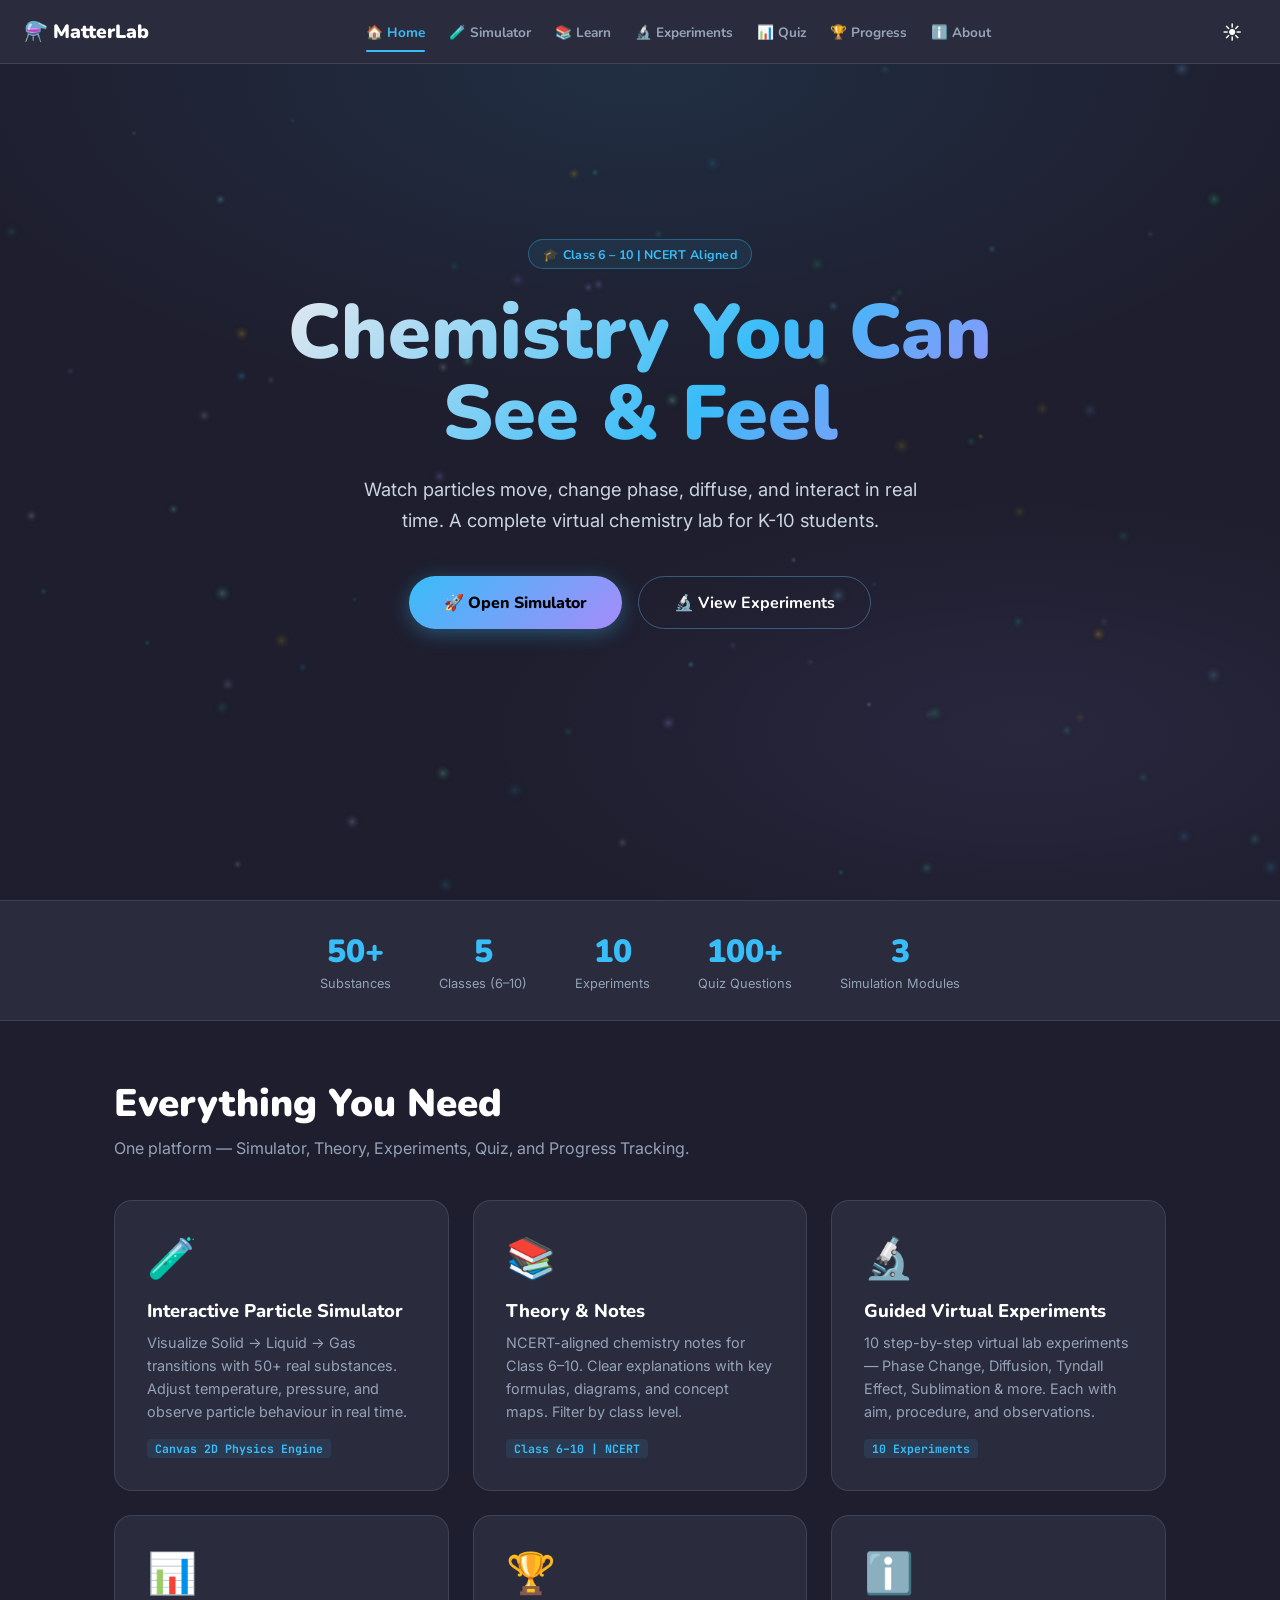
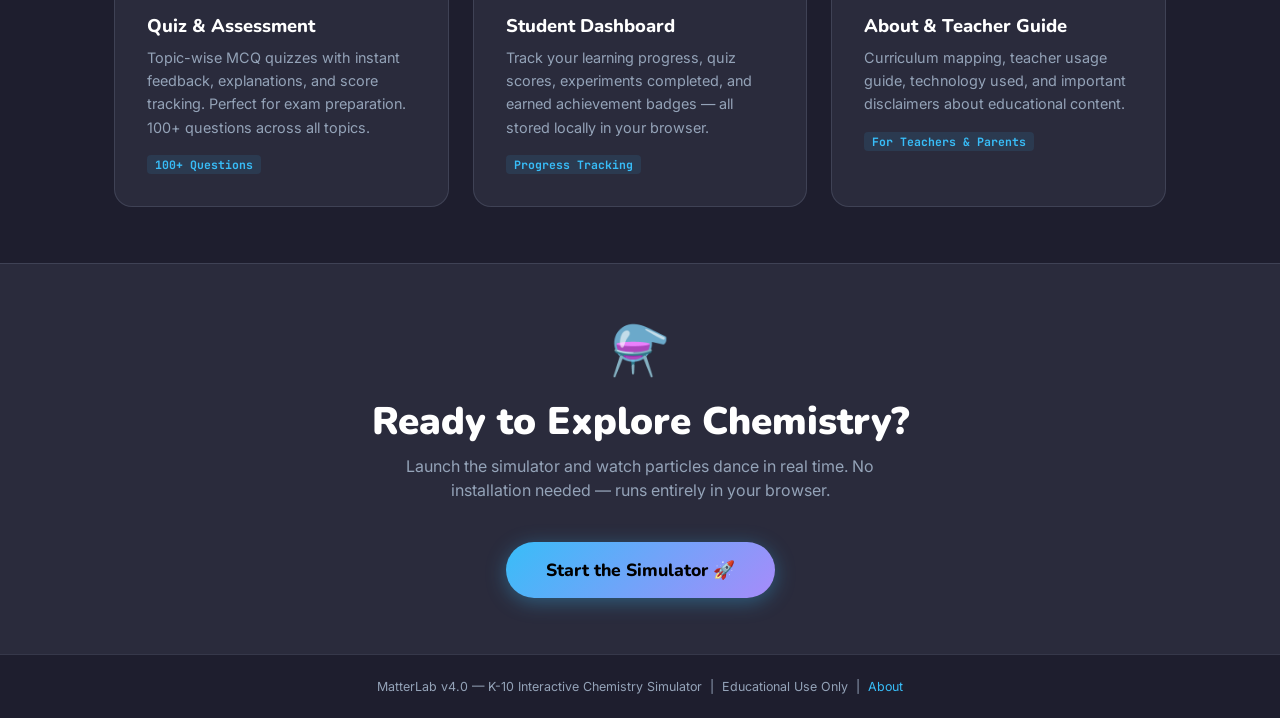
<file: index.html>
<!DOCTYPE html>
<html lang="en">
<head>
  <meta charset="UTF-8"/>
  <meta name="viewport" content="width=device-width, initial-scale=1.0"/>
  <meta name="description" content="MatterLab – K-10 Interactive Chemistry Platform. Visual simulations, guided experiments, quizzes and theory for Class 6 to 10 students."/>
  <title>MatterLab – Home | K-10 Visual Chemistry</title>
  <link rel="stylesheet" href="css/style.css"/>
  <link rel="stylesheet" href="css/pages.css"/>
  <link rel="preconnect" href="https://fonts.googleapis.com"/>
  <link rel="preconnect" href="https://fonts.gstatic.com" crossorigin/>
  <link href="https://fonts.googleapis.com/css2?family=Inter:wght@300;400;500;600;700;800;900&family=JetBrains+Mono:wght@400;500;600&family=Nunito:wght@400;600;700;800;900&display=swap" rel="stylesheet"/>
</head>
<body class="page-body">

  <!-- NAVBAR -->
  <nav class="global-navbar">
    <a href="index.html" class="nav-brand">⚗️ MatterLab</a>
    <ul class="nav-links">
      <li><a href="index.html" class="active">🏠 Home</a></li>
      <li><a href="simulator.html">🧪 Simulator</a></li>
      <li><a href="learn.html">📚 Learn</a></li>
      <li><a href="experiments.html">🔬 Experiments</a></li>
      <li><a href="quiz.html">📊 Quiz</a></li>
      <li><a href="dashboard.html">🏆 Progress</a></li>
      <li><a href="about.html">ℹ️ About</a></li>
    </ul>
    <div class="nav-right">
      <button id="btn-theme" class="hdr-btn" aria-label="Toggle Theme" style="background:none;border:none;cursor:pointer;font-size:1.2rem;color:var(--text-primary)">☀️</button>
      <button id="hamburger" class="hamburger" aria-label="Open menu">☰</button>
    </div>
  </nav>

  <!-- MOBILE MENU -->
  <div id="mobile-menu" class="mobile-menu">
    <a href="index.html" class="active">🏠 Home</a>
    <a href="simulator.html">🧪 Simulator</a>
    <a href="learn.html">📚 Learn</a>
    <a href="experiments.html">🔬 Experiments</a>
    <a href="quiz.html">📊 Quiz</a>
    <a href="dashboard.html">🏆 Progress</a>
    <a href="about.html">ℹ️ About</a>
  </div>

  <!-- HERO -->
  <section class="home-hero">
    <canvas id="hero-canvas" aria-hidden="true"></canvas>
    <div class="hero-badge">🎓 Class 6 – 10 | NCERT Aligned</div>
    <h1 class="home-hero-title">Chemistry You Can<br/>See &amp; Feel</h1>
    <p class="home-hero-sub">Watch particles move, change phase, diffuse, and interact in real time. A complete virtual chemistry lab for K-10 students.</p>
    <div class="hero-btns">
      <a href="simulator.html" class="btn-primary">🚀 Open Simulator</a>
      <a href="experiments.html" class="btn-secondary">🔬 View Experiments</a>
    </div>
  </section>

  <!-- STATS -->
  <div style="background:var(--bg-card);border-top:1px solid var(--border-subtle);border-bottom:1px solid var(--border-subtle);">
    <div class="page-section" style="padding-top:1.8rem;padding-bottom:1.8rem;">
      <div class="stats-bar" style="padding:0;margin:0;border:none;">
        <div class="stat-item"><div class="stat-number">50+</div><div class="stat-label">Substances</div></div>
        <div class="stat-item"><div class="stat-number">5</div><div class="stat-label">Classes (6–10)</div></div>
        <div class="stat-item"><div class="stat-number">10</div><div class="stat-label">Experiments</div></div>
        <div class="stat-item"><div class="stat-number">100+</div><div class="stat-label">Quiz Questions</div></div>
        <div class="stat-item"><div class="stat-number">3</div><div class="stat-label">Simulation Modules</div></div>
      </div>
    </div>
  </div>

  <!-- FEATURES -->
  <section class="page-section">
    <h2 class="section-title">Everything You Need</h2>
    <p class="section-sub">One platform — Simulator, Theory, Experiments, Quiz, and Progress Tracking.</p>
    <div class="home-features-grid">
      <a href="simulator.html" class="home-feature-card">
        <span class="hfc-icon">🧪</span>
        <div class="hfc-title">Interactive Particle Simulator</div>
        <div class="hfc-desc">Visualize Solid → Liquid → Gas transitions with 50+ real substances. Adjust temperature, pressure, and observe particle behaviour in real time.</div>
        <span class="hfc-tag">Canvas 2D Physics Engine</span>
      </a>
      <a href="learn.html" class="home-feature-card">
        <span class="hfc-icon">📚</span>
        <div class="hfc-title">Theory &amp; Notes</div>
        <div class="hfc-desc">NCERT-aligned chemistry notes for Class 6–10. Clear explanations with key formulas, diagrams, and concept maps. Filter by class level.</div>
        <span class="hfc-tag">Class 6–10 | NCERT</span>
      </a>
      <a href="experiments.html" class="home-feature-card">
        <span class="hfc-icon">🔬</span>
        <div class="hfc-title">Guided Virtual Experiments</div>
        <div class="hfc-desc">10 step-by-step virtual lab experiments — Phase Change, Diffusion, Tyndall Effect, Sublimation &amp; more. Each with aim, procedure, and observations.</div>
        <span class="hfc-tag">10 Experiments</span>
      </a>
      <a href="quiz.html" class="home-feature-card">
        <span class="hfc-icon">📊</span>
        <div class="hfc-title">Quiz &amp; Assessment</div>
        <div class="hfc-desc">Topic-wise MCQ quizzes with instant feedback, explanations, and score tracking. Perfect for exam preparation. 100+ questions across all topics.</div>
        <span class="hfc-tag">100+ Questions</span>
      </a>
      <a href="dashboard.html" class="home-feature-card">
        <span class="hfc-icon">🏆</span>
        <div class="hfc-title">Student Dashboard</div>
        <div class="hfc-desc">Track your learning progress, quiz scores, experiments completed, and earned achievement badges — all stored locally in your browser.</div>
        <span class="hfc-tag">Progress Tracking</span>
      </a>
      <a href="about.html" class="home-feature-card">
        <span class="hfc-icon">ℹ️</span>
        <div class="hfc-title">About &amp; Teacher Guide</div>
        <div class="hfc-desc">Curriculum mapping, teacher usage guide, technology used, and important disclaimers about educational content.</div>
        <span class="hfc-tag">For Teachers &amp; Parents</span>
      </a>
    </div>
  </section>

  <!-- CALL TO ACTION -->
  <section style="background:var(--bg-card);border-top:1px solid var(--border-subtle);">
    <div class="page-section" style="text-align:center;">
      <div style="font-size:3rem;margin-bottom:1rem;">⚗️</div>
      <h2 class="section-title">Ready to Explore Chemistry?</h2>
      <p class="section-sub" style="margin-left:auto;margin-right:auto;max-width:500px;">Launch the simulator and watch particles dance in real time. No installation needed — runs entirely in your browser.</p>
      <a href="simulator.html" class="btn-primary" style="font-size:1.1rem;padding:1rem 2.5rem;">Start the Simulator 🚀</a>
    </div>
  </section>

  <!-- FOOTER -->
  <footer style="text-align:center;padding:1.5rem;border-top:1px solid var(--border-subtle);font-size:0.78rem;color:var(--text-muted);">
    MatterLab v4.0 — K-10 Interactive Chemistry Simulator &nbsp;|&nbsp; Educational Use Only &nbsp;|&nbsp;
    <a href="about.html" style="color:var(--accent-primary);text-decoration:none;">About</a>
  </footer>

  <!-- HERO CANVAS ANIMATION -->
  <script>
    (function() {
      const canvas = document.getElementById('hero-canvas');
      const ctx = canvas.getContext('2d');
      const particles = [];
      function resize() { canvas.width = canvas.offsetWidth; canvas.height = canvas.offsetHeight; }
      window.addEventListener('resize', resize);
      resize();
      const COLORS = ['#38bdf8','#7dd3fc','#a78bfa','#c4b5fd','#34d399','#6ee7b7','#fbbf24'];
      for (let i = 0; i < 80; i++) {
        particles.push({
          x: Math.random() * canvas.width,
          y: Math.random() * canvas.height,
          r: 2 + Math.random() * 4,
          vx: (Math.random() - 0.5) * 0.6,
          vy: (Math.random() - 0.5) * 0.6,
          color: COLORS[Math.floor(Math.random() * COLORS.length)],
          alpha: 0.3 + Math.random() * 0.5
        });
      }
      function draw() {
        ctx.clearRect(0, 0, canvas.width, canvas.height);
        particles.forEach(function(p) {
          p.x += p.vx; p.y += p.vy;
          if (p.x < 0 || p.x > canvas.width) p.vx *= -1;
          if (p.y < 0 || p.y > canvas.height) p.vy *= -1;
          ctx.globalAlpha = p.alpha;
          const g = ctx.createRadialGradient(p.x, p.y, 0, p.x, p.y, p.r * 2);
          g.addColorStop(0, p.color);
          g.addColorStop(1, 'transparent');
          ctx.fillStyle = g;
          ctx.beginPath();
          ctx.arc(p.x, p.y, p.r * 2, 0, Math.PI * 2);
          ctx.fill();
        });
        ctx.globalAlpha = 1;
        requestAnimationFrame(draw);
      }
      draw();
    })();
  </script>
  <script src="js/shared-nav.js"></script>
</body>
</html>
</file>
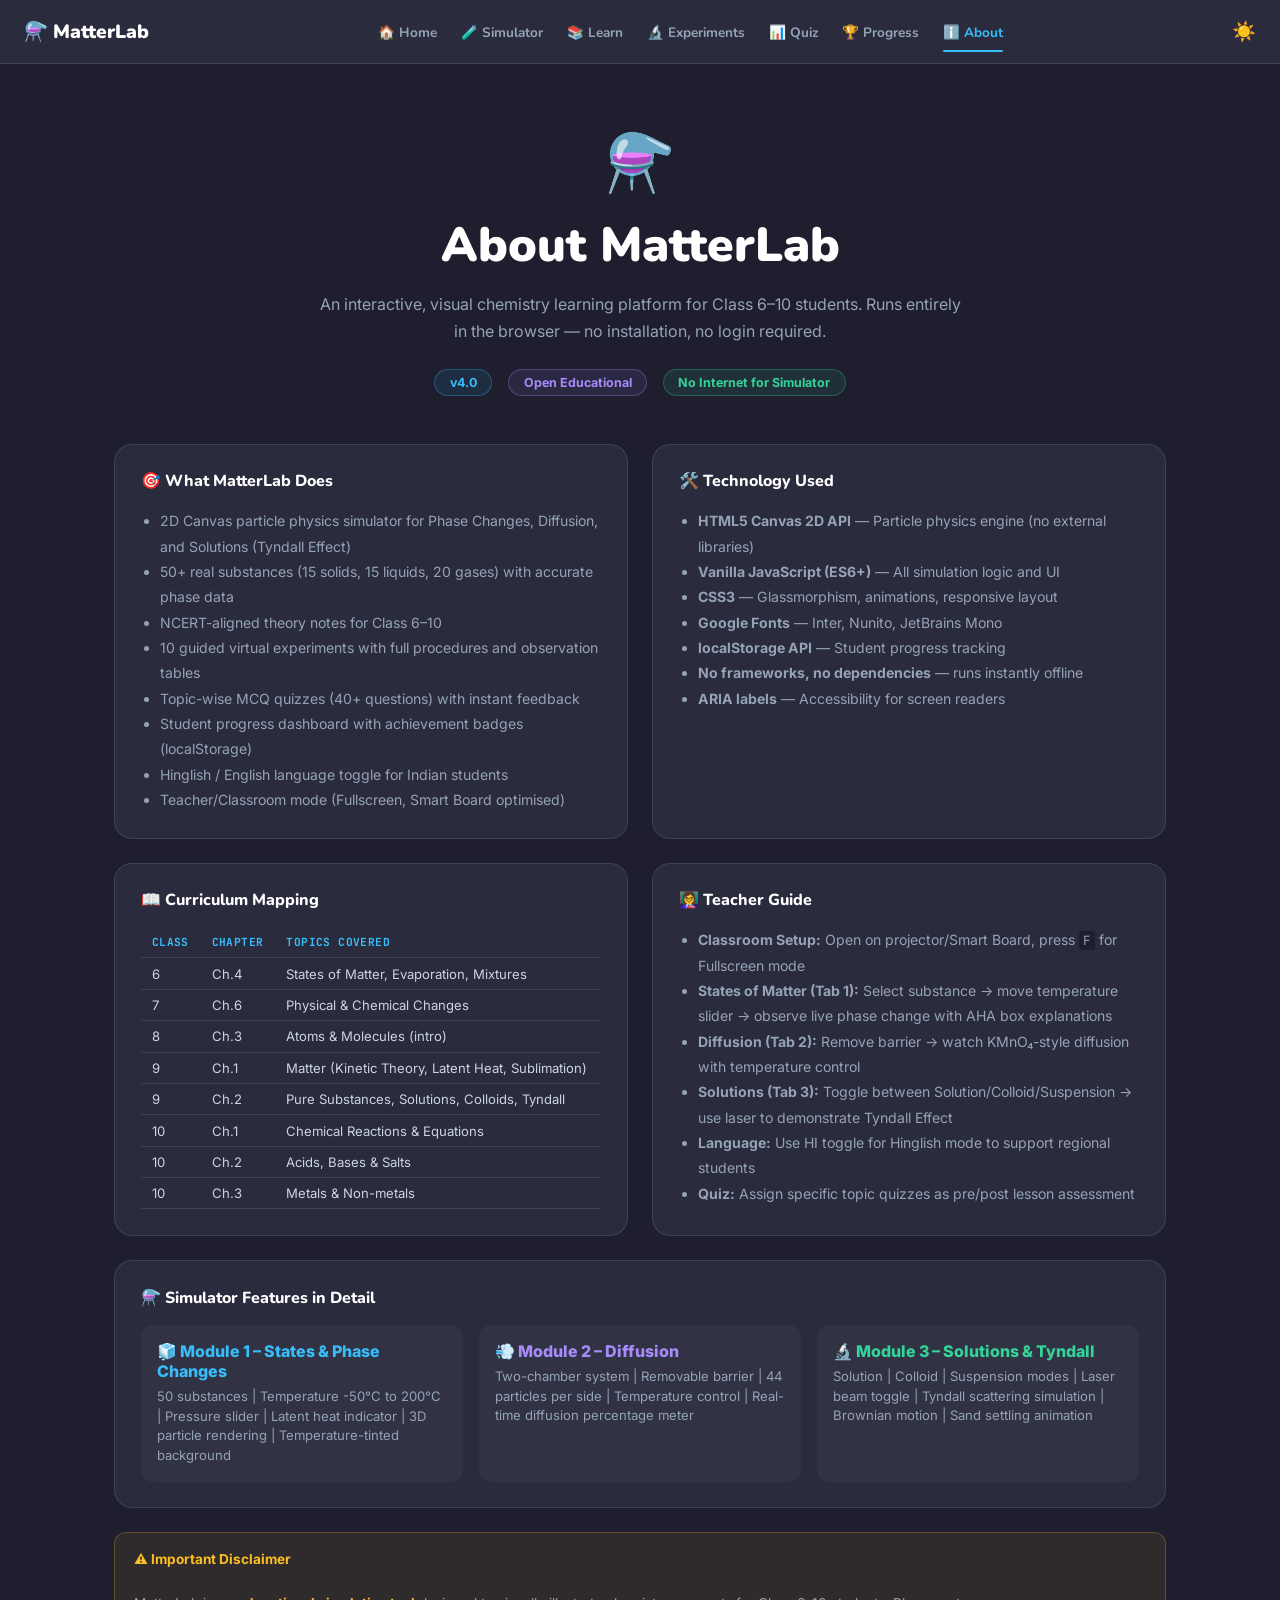
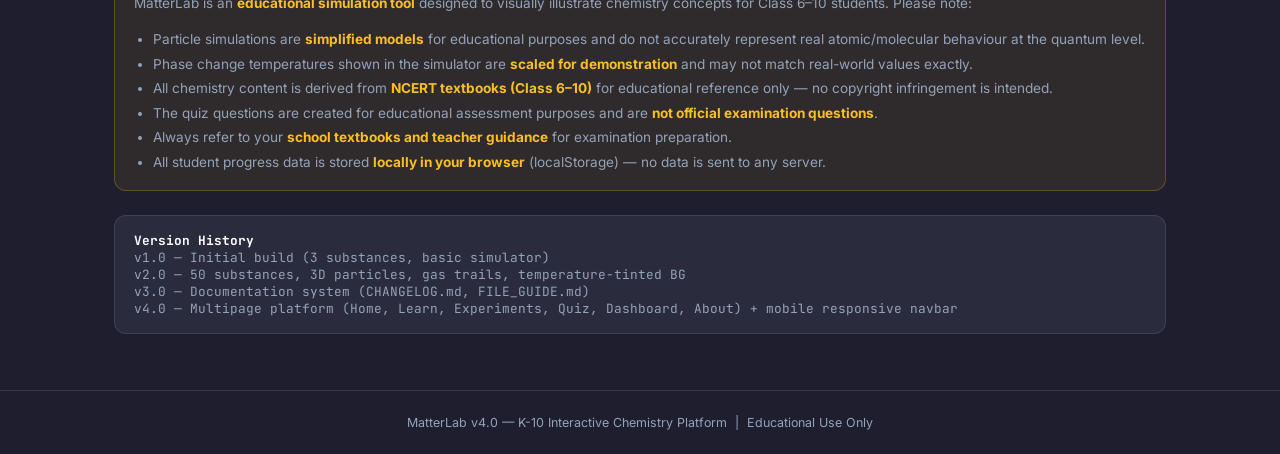
<file: about.html>
<!DOCTYPE html>
<html lang="en">
<head>
  <meta charset="UTF-8"/>
  <meta name="viewport" content="width=device-width, initial-scale=1.0"/>
  <title>MatterLab – About &amp; Teacher Guide</title>
  <link rel="stylesheet" href="css/style.css"/>
  <link rel="stylesheet" href="css/pages.css"/>
  <link rel="preconnect" href="https://fonts.googleapis.com"/>
  <link rel="preconnect" href="https://fonts.gstatic.com" crossorigin/>
  <link href="https://fonts.googleapis.com/css2?family=Inter:wght@300;400;500;600;700;800;900&family=JetBrains+Mono:wght@400;500;600&family=Nunito:wght@400;600;700;800;900&display=swap" rel="stylesheet"/>
</head>
<body class="page-body">

  <nav class="global-navbar">
    <a href="index.html" class="nav-brand">⚗️ MatterLab</a>
    <ul class="nav-links">
      <li><a href="index.html">🏠 Home</a></li>
      <li><a href="simulator.html">🧪 Simulator</a></li>
      <li><a href="learn.html">📚 Learn</a></li>
      <li><a href="experiments.html">🔬 Experiments</a></li>
      <li><a href="quiz.html">📊 Quiz</a></li>
      <li><a href="dashboard.html">🏆 Progress</a></li>
      <li><a href="about.html" class="active">ℹ️ About</a></li>
    </ul>
    <div class="nav-right">
      <button id="btn-theme" style="background:none;border:none;cursor:pointer;font-size:1.2rem;color:var(--text-primary)">☀️</button>
      <button id="hamburger" class="hamburger">☰</button>
    </div>
  </nav>
  <div id="mobile-menu" class="mobile-menu">
    <a href="index.html">🏠 Home</a>
    <a href="simulator.html">🧪 Simulator</a>
    <a href="learn.html">📚 Learn</a>
    <a href="experiments.html">🔬 Experiments</a>
    <a href="quiz.html">📊 Quiz</a>
    <a href="dashboard.html">🏆 Progress</a>
    <a href="about.html" class="active">ℹ️ About</a>
  </div>

  <!-- ABOUT HERO -->
  <div class="about-hero-section fade-up">
    <div style="font-size:3.5rem;margin-bottom:1rem;">⚗️</div>
    <h1 style="font-family:var(--font-label);font-size:clamp(2rem,4vw,3rem);font-weight:900;margin-bottom:0.8rem;">About MatterLab</h1>
    <p style="color:var(--text-muted);font-size:1rem;line-height:1.7;">An interactive, visual chemistry learning platform for Class 6–10 students. Runs entirely in the browser — no installation, no login required.</p>
    <div style="display:flex;gap:1rem;justify-content:center;flex-wrap:wrap;margin-top:1.5rem;">
      <span style="background:rgba(56,189,248,0.1);border:1px solid rgba(56,189,248,0.3);color:var(--accent-primary);padding:0.3rem 0.9rem;border-radius:99px;font-size:0.78rem;font-weight:700;">v4.0</span>
      <span style="background:rgba(167,139,250,0.1);border:1px solid rgba(167,139,250,0.3);color:#a78bfa;padding:0.3rem 0.9rem;border-radius:99px;font-size:0.78rem;font-weight:700;">Open Educational</span>
      <span style="background:rgba(52,211,153,0.1);border:1px solid rgba(52,211,153,0.3);color:#34d399;padding:0.3rem 0.9rem;border-radius:99px;font-size:0.78rem;font-weight:700;">No Internet for Simulator</span>
    </div>
  </div>

  <main class="page-section" style="padding-top:1rem;">
    <div class="about-grid">

      <div class="about-card">
        <div class="about-card-title">🎯 What MatterLab Does</div>
        <ul>
          <li>2D Canvas particle physics simulator for Phase Changes, Diffusion, and Solutions (Tyndall Effect)</li>
          <li>50+ real substances (15 solids, 15 liquids, 20 gases) with accurate phase data</li>
          <li>NCERT-aligned theory notes for Class 6–10</li>
          <li>10 guided virtual experiments with full procedures and observation tables</li>
          <li>Topic-wise MCQ quizzes (40+ questions) with instant feedback</li>
          <li>Student progress dashboard with achievement badges (localStorage)</li>
          <li>Hinglish / English language toggle for Indian students</li>
          <li>Teacher/Classroom mode (Fullscreen, Smart Board optimised)</li>
        </ul>
      </div>

      <div class="about-card">
        <div class="about-card-title">🛠️ Technology Used</div>
        <ul>
          <li><strong>HTML5 Canvas 2D API</strong> — Particle physics engine (no external libraries)</li>
          <li><strong>Vanilla JavaScript (ES6+)</strong> — All simulation logic and UI</li>
          <li><strong>CSS3</strong> — Glassmorphism, animations, responsive layout</li>
          <li><strong>Google Fonts</strong> — Inter, Nunito, JetBrains Mono</li>
          <li><strong>localStorage API</strong> — Student progress tracking</li>
          <li><strong>No frameworks, no dependencies</strong> — runs instantly offline</li>
          <li><strong>ARIA labels</strong> — Accessibility for screen readers</li>
        </ul>
      </div>

      <div class="about-card">
        <div class="about-card-title">📖 Curriculum Mapping</div>
        <table class="curriculum-table">
          <thead><tr><th>Class</th><th>Chapter</th><th>Topics Covered</th></tr></thead>
          <tbody>
            <tr><td>6</td><td>Ch.4</td><td>States of Matter, Evaporation, Mixtures</td></tr>
            <tr><td>7</td><td>Ch.6</td><td>Physical &amp; Chemical Changes</td></tr>
            <tr><td>8</td><td>Ch.3</td><td>Atoms &amp; Molecules (intro)</td></tr>
            <tr><td>9</td><td>Ch.1</td><td>Matter (Kinetic Theory, Latent Heat, Sublimation)</td></tr>
            <tr><td>9</td><td>Ch.2</td><td>Pure Substances, Solutions, Colloids, Tyndall</td></tr>
            <tr><td>10</td><td>Ch.1</td><td>Chemical Reactions &amp; Equations</td></tr>
            <tr><td>10</td><td>Ch.2</td><td>Acids, Bases &amp; Salts</td></tr>
            <tr><td>10</td><td>Ch.3</td><td>Metals &amp; Non-metals</td></tr>
          </tbody>
        </table>
      </div>

      <div class="about-card">
        <div class="about-card-title">👩‍🏫 Teacher Guide</div>
        <ul>
          <li><strong>Classroom Setup:</strong> Open on projector/Smart Board, press <kbd style="background:var(--bg-base);padding:1px 4px;border-radius:3px;font-family:var(--font-mono);font-size:0.8rem;">F</kbd> for Fullscreen mode</li>
          <li><strong>States of Matter (Tab 1):</strong> Select substance → move temperature slider → observe live phase change with AHA box explanations</li>
          <li><strong>Diffusion (Tab 2):</strong> Remove barrier → watch KMnO₄-style diffusion with temperature control</li>
          <li><strong>Solutions (Tab 3):</strong> Toggle between Solution/Colloid/Suspension → use laser to demonstrate Tyndall Effect</li>
          <li><strong>Language:</strong> Use HI toggle for Hinglish mode to support regional students</li>
          <li><strong>Quiz:</strong> Assign specific topic quizzes as pre/post lesson assessment</li>
        </ul>
      </div>

    </div><!-- /about-grid -->

    <!-- SIMULATOR MODULES -->
    <div class="about-card" style="margin-top:1.5rem;">
      <div class="about-card-title">⚗️ Simulator Features in Detail</div>
      <div style="display:grid;grid-template-columns:repeat(auto-fit,minmax(250px,1fr));gap:1rem;margin-top:0.8rem;">
        <div style="background:var(--bg-card2);border-radius:var(--radius-md);padding:1rem;">
          <div style="font-weight:800;margin-bottom:0.4rem;color:var(--accent-primary);">🧊 Module 1 – States &amp; Phase Changes</div>
          <div style="font-size:0.82rem;color:var(--text-muted);line-height:1.5;">50 substances | Temperature -50°C to 200°C | Pressure slider | Latent heat indicator | 3D particle rendering | Temperature-tinted background</div>
        </div>
        <div style="background:var(--bg-card2);border-radius:var(--radius-md);padding:1rem;">
          <div style="font-weight:800;margin-bottom:0.4rem;color:var(--accent-secondary);">💨 Module 2 – Diffusion</div>
          <div style="font-size:0.82rem;color:var(--text-muted);line-height:1.5;">Two-chamber system | Removable barrier | 44 particles per side | Temperature control | Real-time diffusion percentage meter</div>
        </div>
        <div style="background:var(--bg-card2);border-radius:var(--radius-md);padding:1rem;">
          <div style="font-weight:800;margin-bottom:0.4rem;color:#34d399;">🔬 Module 3 – Solutions &amp; Tyndall</div>
          <div style="font-size:0.82rem;color:var(--text-muted);line-height:1.5;">Solution | Colloid | Suspension modes | Laser beam toggle | Tyndall scattering simulation | Brownian motion | Sand settling animation</div>
        </div>
      </div>
    </div>

    <!-- DISCLAIMER -->
    <div class="disclaimer-box" style="margin-top:1.5rem;">
      <strong>⚠️ Important Disclaimer</strong><br/><br/>
      MatterLab is an <strong>educational simulation tool</strong> designed to visually illustrate chemistry concepts for Class 6–10 students. Please note:
      <ul style="margin:0.8rem 0 0;padding-left:1.2rem;line-height:1.8;">
        <li>Particle simulations are <strong>simplified models</strong> for educational purposes and do not accurately represent real atomic/molecular behaviour at the quantum level.</li>
        <li>Phase change temperatures shown in the simulator are <strong>scaled for demonstration</strong> and may not match real-world values exactly.</li>
        <li>All chemistry content is derived from <strong>NCERT textbooks (Class 6–10)</strong> for educational reference only — no copyright infringement is intended.</li>
        <li>The quiz questions are created for educational assessment purposes and are <strong>not official examination questions</strong>.</li>
        <li>Always refer to your <strong>school textbooks and teacher guidance</strong> for examination preparation.</li>
        <li>All student progress data is stored <strong>locally in your browser</strong> (localStorage) — no data is sent to any server.</li>
      </ul>
    </div>

    <!-- VERSION INFO -->
    <div style="margin-top:1.5rem;padding:1rem 1.2rem;background:var(--bg-card);border:1px solid var(--border-subtle);border-radius:var(--radius-md);font-size:0.8rem;color:var(--text-muted);font-family:var(--font-mono);">
      <strong style="color:var(--text-primary);">Version History</strong><br/>
      v1.0 — Initial build (3 substances, basic simulator)<br/>
      v2.0 — 50 substances, 3D particles, gas trails, temperature-tinted BG<br/>
      v3.0 — Documentation system (CHANGELOG.md, FILE_GUIDE.md)<br/>
      v4.0 — Multipage platform (Home, Learn, Experiments, Quiz, Dashboard, About) + mobile responsive navbar
    </div>
  </main>

  <footer style="text-align:center;padding:1.5rem;border-top:1px solid var(--border-subtle);font-size:0.78rem;color:var(--text-muted);">
    MatterLab v4.0 — K-10 Interactive Chemistry Platform &nbsp;|&nbsp; Educational Use Only
  </footer>

  <script src="js/shared-nav.js"></script>
</body>
</html>
</file>
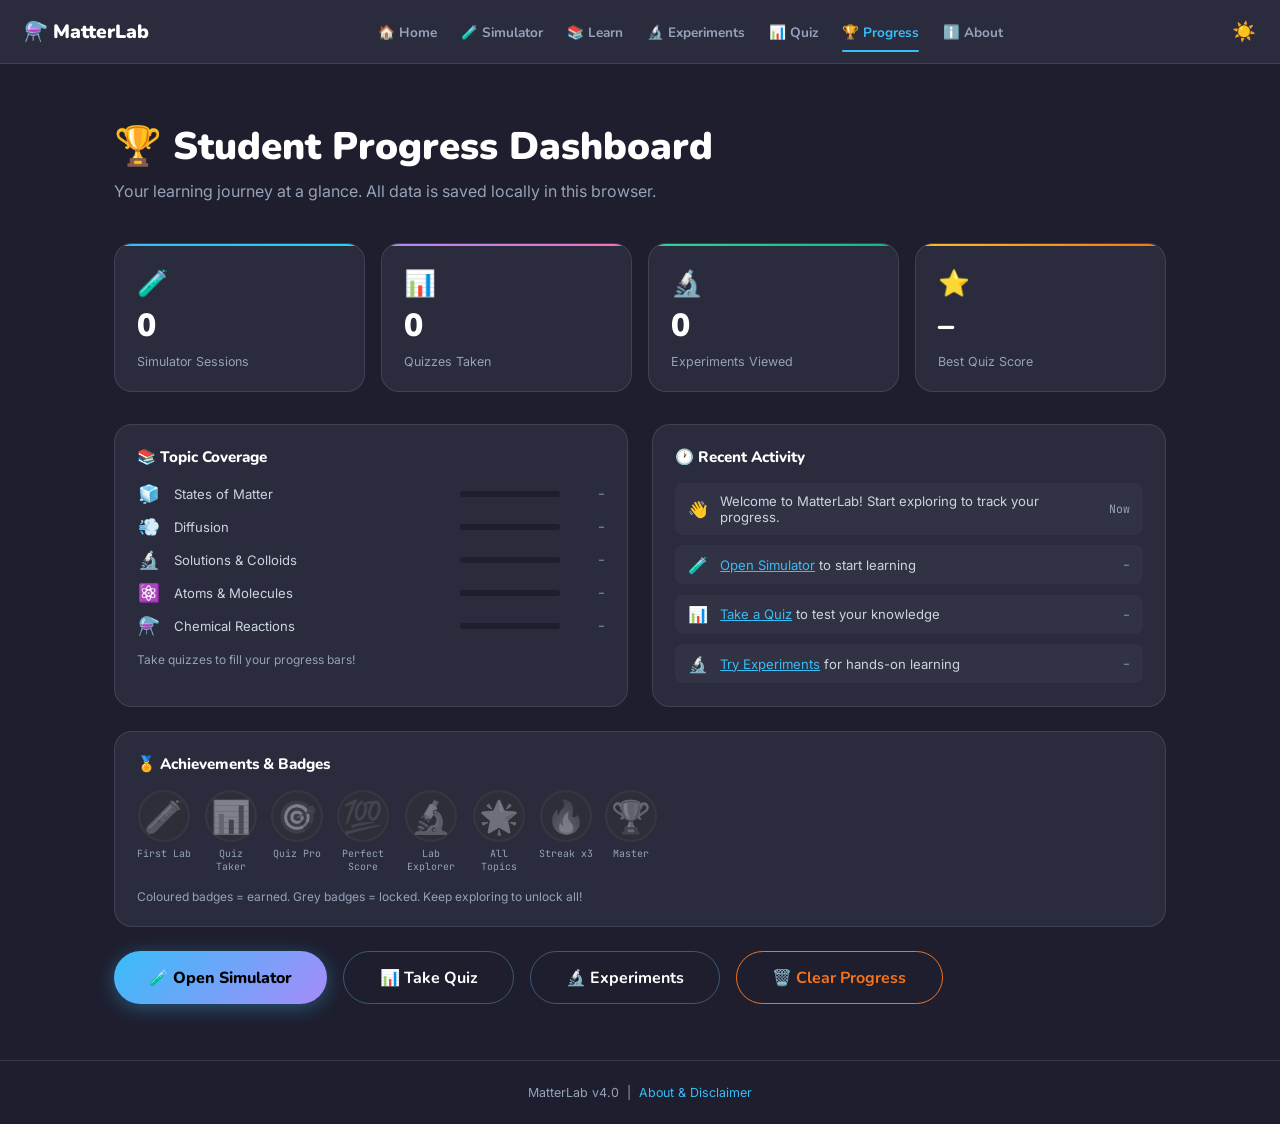
<file: dashboard.html>
<!DOCTYPE html>
<html lang="en">
<head>
  <meta charset="UTF-8"/>
  <meta name="viewport" content="width=device-width, initial-scale=1.0"/>
  <title>MatterLab – Student Dashboard</title>
  <link rel="stylesheet" href="css/style.css"/>
  <link rel="stylesheet" href="css/pages.css"/>
  <link rel="preconnect" href="https://fonts.googleapis.com"/>
  <link rel="preconnect" href="https://fonts.gstatic.com" crossorigin/>
  <link href="https://fonts.googleapis.com/css2?family=Inter:wght@300;400;500;600;700;800;900&family=JetBrains+Mono:wght@400;500;600&family=Nunito:wght@400;600;700;800;900&display=swap" rel="stylesheet"/>
</head>
<body class="page-body">

  <nav class="global-navbar">
    <a href="index.html" class="nav-brand">⚗️ MatterLab</a>
    <ul class="nav-links">
      <li><a href="index.html">🏠 Home</a></li>
      <li><a href="simulator.html">🧪 Simulator</a></li>
      <li><a href="learn.html">📚 Learn</a></li>
      <li><a href="experiments.html">🔬 Experiments</a></li>
      <li><a href="quiz.html">📊 Quiz</a></li>
      <li><a href="dashboard.html" class="active">🏆 Progress</a></li>
      <li><a href="about.html">ℹ️ About</a></li>
    </ul>
    <div class="nav-right">
      <button id="btn-theme" style="background:none;border:none;cursor:pointer;font-size:1.2rem;color:var(--text-primary)">☀️</button>
      <button id="hamburger" class="hamburger">☰</button>
    </div>
  </nav>
  <div id="mobile-menu" class="mobile-menu">
    <a href="index.html">🏠 Home</a>
    <a href="simulator.html">🧪 Simulator</a>
    <a href="learn.html">📚 Learn</a>
    <a href="experiments.html">🔬 Experiments</a>
    <a href="quiz.html">📊 Quiz</a>
    <a href="dashboard.html" class="active">🏆 Progress</a>
    <a href="about.html">ℹ️ About</a>
  </div>

  <main class="page-section fade-up">
    <h1 class="section-title">🏆 Student Progress Dashboard</h1>
    <p class="section-sub">Your learning journey at a glance. All data is saved locally in this browser.</p>

    <!-- STATS CARDS -->
    <div class="dash-stats-grid" id="stats-grid">
      <div class="dash-stat-card" style="--ds-color:linear-gradient(90deg,#38bdf8,#22d3ee)">
        <span class="ds-icon">🧪</span>
        <div class="ds-value" id="ds-sim">0</div>
        <div class="ds-label">Simulator Sessions</div>
      </div>
      <div class="dash-stat-card" style="--ds-color:linear-gradient(90deg,#a78bfa,#f472b6)">
        <span class="ds-icon">📊</span>
        <div class="ds-value" id="ds-quiz">0</div>
        <div class="ds-label">Quizzes Taken</div>
      </div>
      <div class="dash-stat-card" style="--ds-color:linear-gradient(90deg,#34d399,#10b981)">
        <span class="ds-icon">🔬</span>
        <div class="ds-value" id="ds-exp">0</div>
        <div class="ds-label">Experiments Viewed</div>
      </div>
      <div class="dash-stat-card" style="--ds-color:linear-gradient(90deg,#fbbf24,#f97316)">
        <span class="ds-icon">⭐</span>
        <div class="ds-value" id="ds-best">–</div>
        <div class="ds-label">Best Quiz Score</div>
      </div>
    </div>

    <div class="dash-row">
      <!-- Topic Progress -->
      <div class="dash-card">
        <div class="dash-card-title">📚 Topic Coverage</div>
        <div class="progress-topic-list">
          <div class="progress-topic-item">
            <span class="pt-emoji">🧊</span>
            <span class="pt-label">States of Matter</span>
            <div class="pt-bar"><div class="pt-fill" id="pt-states" style="width:0%"></div></div>
            <span class="pt-pct" id="pct-states">–</span>
          </div>
          <div class="progress-topic-item">
            <span class="pt-emoji">💨</span>
            <span class="pt-label">Diffusion</span>
            <div class="pt-bar"><div class="pt-fill" id="pt-diff" style="width:0%"></div></div>
            <span class="pt-pct" id="pct-diff">–</span>
          </div>
          <div class="progress-topic-item">
            <span class="pt-emoji">🔬</span>
            <span class="pt-label">Solutions &amp; Colloids</span>
            <div class="pt-bar"><div class="pt-fill" id="pt-sol" style="width:0%"></div></div>
            <span class="pt-pct" id="pct-sol">–</span>
          </div>
          <div class="progress-topic-item">
            <span class="pt-emoji">⚛️</span>
            <span class="pt-label">Atoms &amp; Molecules</span>
            <div class="pt-bar"><div class="pt-fill" id="pt-atoms" style="width:0%"></div></div>
            <span class="pt-pct" id="pct-atoms">–</span>
          </div>
          <div class="progress-topic-item">
            <span class="pt-emoji">⚗️</span>
            <span class="pt-label">Chemical Reactions</span>
            <div class="pt-bar"><div class="pt-fill" id="pt-react" style="width:0%"></div></div>
            <span class="pt-pct" id="pct-react">–</span>
          </div>
        </div>
        <p style="font-size:0.75rem;color:var(--text-muted);margin-top:1rem;">Take quizzes to fill your progress bars!</p>
      </div>

      <!-- Recent Activity -->
      <div class="dash-card">
        <div class="dash-card-title">🕐 Recent Activity</div>
        <div class="activity-list" id="activity-list">
          <div class="activity-item">
            <span class="ai-icon">👋</span>
            <span class="ai-text">Welcome to MatterLab! Start exploring to track your progress.</span>
            <span class="ai-time">Now</span>
          </div>
          <div class="activity-item">
            <span class="ai-icon">🧪</span>
            <span class="ai-text"><a href="simulator.html" style="color:var(--accent-primary)">Open Simulator</a> to start learning</span>
            <span class="ai-time">–</span>
          </div>
          <div class="activity-item">
            <span class="ai-icon">📊</span>
            <span class="ai-text"><a href="quiz.html" style="color:var(--accent-primary)">Take a Quiz</a> to test your knowledge</span>
            <span class="ai-time">–</span>
          </div>
          <div class="activity-item">
            <span class="ai-icon">🔬</span>
            <span class="ai-text"><a href="experiments.html" style="color:var(--accent-primary)">Try Experiments</a> for hands-on learning</span>
            <span class="ai-time">–</span>
          </div>
        </div>
      </div>
    </div>

    <!-- ACHIEVEMENTS -->
    <div class="dash-card">
      <div class="dash-card-title">🏅 Achievements &amp; Badges</div>
      <div class="badge-grid" id="badge-grid">
        <div class="badge-item" id="badge-first-sim">
          <div class="badge-icon">🧪</div>
          <div class="badge-name">First Lab</div>
        </div>
        <div class="badge-item" id="badge-quiz-1">
          <div class="badge-icon">📊</div>
          <div class="badge-name">Quiz Taker</div>
        </div>
        <div class="badge-item" id="badge-quiz-5">
          <div class="badge-icon">🎯</div>
          <div class="badge-name">Quiz Pro</div>
        </div>
        <div class="badge-item" id="badge-perfect">
          <div class="badge-icon">💯</div>
          <div class="badge-name">Perfect Score</div>
        </div>
        <div class="badge-item" id="badge-exp-1">
          <div class="badge-icon">🔬</div>
          <div class="badge-name">Lab Explorer</div>
        </div>
        <div class="badge-item" id="badge-all-topics">
          <div class="badge-icon">🌟</div>
          <div class="badge-name">All Topics</div>
        </div>
        <div class="badge-item" id="badge-streak">
          <div class="badge-icon">🔥</div>
          <div class="badge-name">Streak x3</div>
        </div>
        <div class="badge-item" id="badge-master">
          <div class="badge-icon">🏆</div>
          <div class="badge-name">Master</div>
        </div>
      </div>
      <p style="font-size:0.75rem;color:var(--text-muted);margin-top:1rem;">Coloured badges = earned. Grey badges = locked. Keep exploring to unlock all!</p>
    </div>

    <!-- QUICK LINKS -->
    <div style="display:flex;gap:1rem;margin-top:1.5rem;flex-wrap:wrap;">
      <a href="simulator.html" class="btn-primary">🧪 Open Simulator</a>
      <a href="quiz.html" class="btn-secondary">📊 Take Quiz</a>
      <a href="experiments.html" class="btn-secondary">🔬 Experiments</a>
      <button class="btn-secondary" id="clear-progress-btn" style="color:var(--accent-hot)!important;border-color:var(--accent-hot)!important;">🗑️ Clear Progress</button>
    </div>
  </main>

  <footer style="text-align:center;padding:1.5rem;border-top:1px solid var(--border-subtle);font-size:0.78rem;color:var(--text-muted);">
    MatterLab v4.0 &nbsp;|&nbsp; <a href="about.html" style="color:var(--accent-primary);text-decoration:none;">About &amp; Disclaimer</a>
  </footer>

  <script src="js/shared-nav.js"></script>
  <script>
  'use strict';
  document.addEventListener('DOMContentLoaded', function() {
    if (!window.MLProgress) return;

    function gp(k, d) { return MLProgress.get(k, d); }

    // Stats
    document.getElementById('ds-sim').textContent = gp('sim-sessions', 0);
    document.getElementById('ds-quiz').textContent = gp('quiz-taken', 0);
    document.getElementById('ds-exp').textContent = gp('exp-viewed', 0);

    // Best quiz score across all topics
    const topics = ['states', 'diffusion', 'solutions', 'atoms', 'reactions', 'mixed'];
    let bestScore = 0;
    topics.forEach(function(t) {
      const s = gp('quiz-best-' + t, 0);
      if (s > bestScore) bestScore = s;
    });
    document.getElementById('ds-best').textContent = bestScore > 0 ? bestScore + '%' : '–';

    // Topic progress bars
    const topicMap = {
      states: { fill: 'pt-states', pct: 'pct-states' },
      diffusion: { fill: 'pt-diff', pct: 'pct-diff' },
      solutions: { fill: 'pt-sol', pct: 'pct-sol' },
      atoms: { fill: 'pt-atoms', pct: 'pct-atoms' },
      reactions: { fill: 'pt-react', pct: 'pct-react' },
    };
    topics.forEach(function(t) {
      if (!topicMap[t]) return;
      const score = gp('quiz-best-' + t, 0);
      document.getElementById(topicMap[t].fill).style.width = score + '%';
      document.getElementById(topicMap[t].pct).textContent = score > 0 ? score + '%' : '–';
    });

    // Badges
    function earn(id) {
      const el = document.getElementById(id);
      if (el) el.classList.add('earned');
    }
    if (gp('sim-sessions', 0) >= 1) earn('badge-first-sim');
    if (gp('quiz-taken', 0) >= 1) earn('badge-quiz-1');
    if (gp('quiz-taken', 0) >= 5) earn('badge-quiz-5');
    if (bestScore >= 100) earn('badge-perfect');
    if (gp('exp-viewed', 0) >= 1) earn('badge-exp-1');

    // All topics attempted
    const allAttempted = topics.filter(function(t) { return gp('quiz-best-' + t, 0) > 0; });
    if (allAttempted.length >= 5) earn('badge-all-topics');
    if (bestScore >= 80 && gp('quiz-taken', 0) >= 3) earn('badge-streak');
    if (bestScore >= 90 && allAttempted.length >= 4) earn('badge-master');

    // Clear progress
    document.getElementById('clear-progress-btn').addEventListener('click', function() {
      if (confirm('Clear all your MatterLab progress data? This cannot be undone.')) {
        Object.keys(localStorage).filter(function(k) { return k.startsWith('ml-'); })
          .forEach(function(k) { localStorage.removeItem(k); });
        location.reload();
      }
    });

    // Record visit
    MLProgress.increment('dash-visits');
  });
  </script>
</body>
</html>
</file>
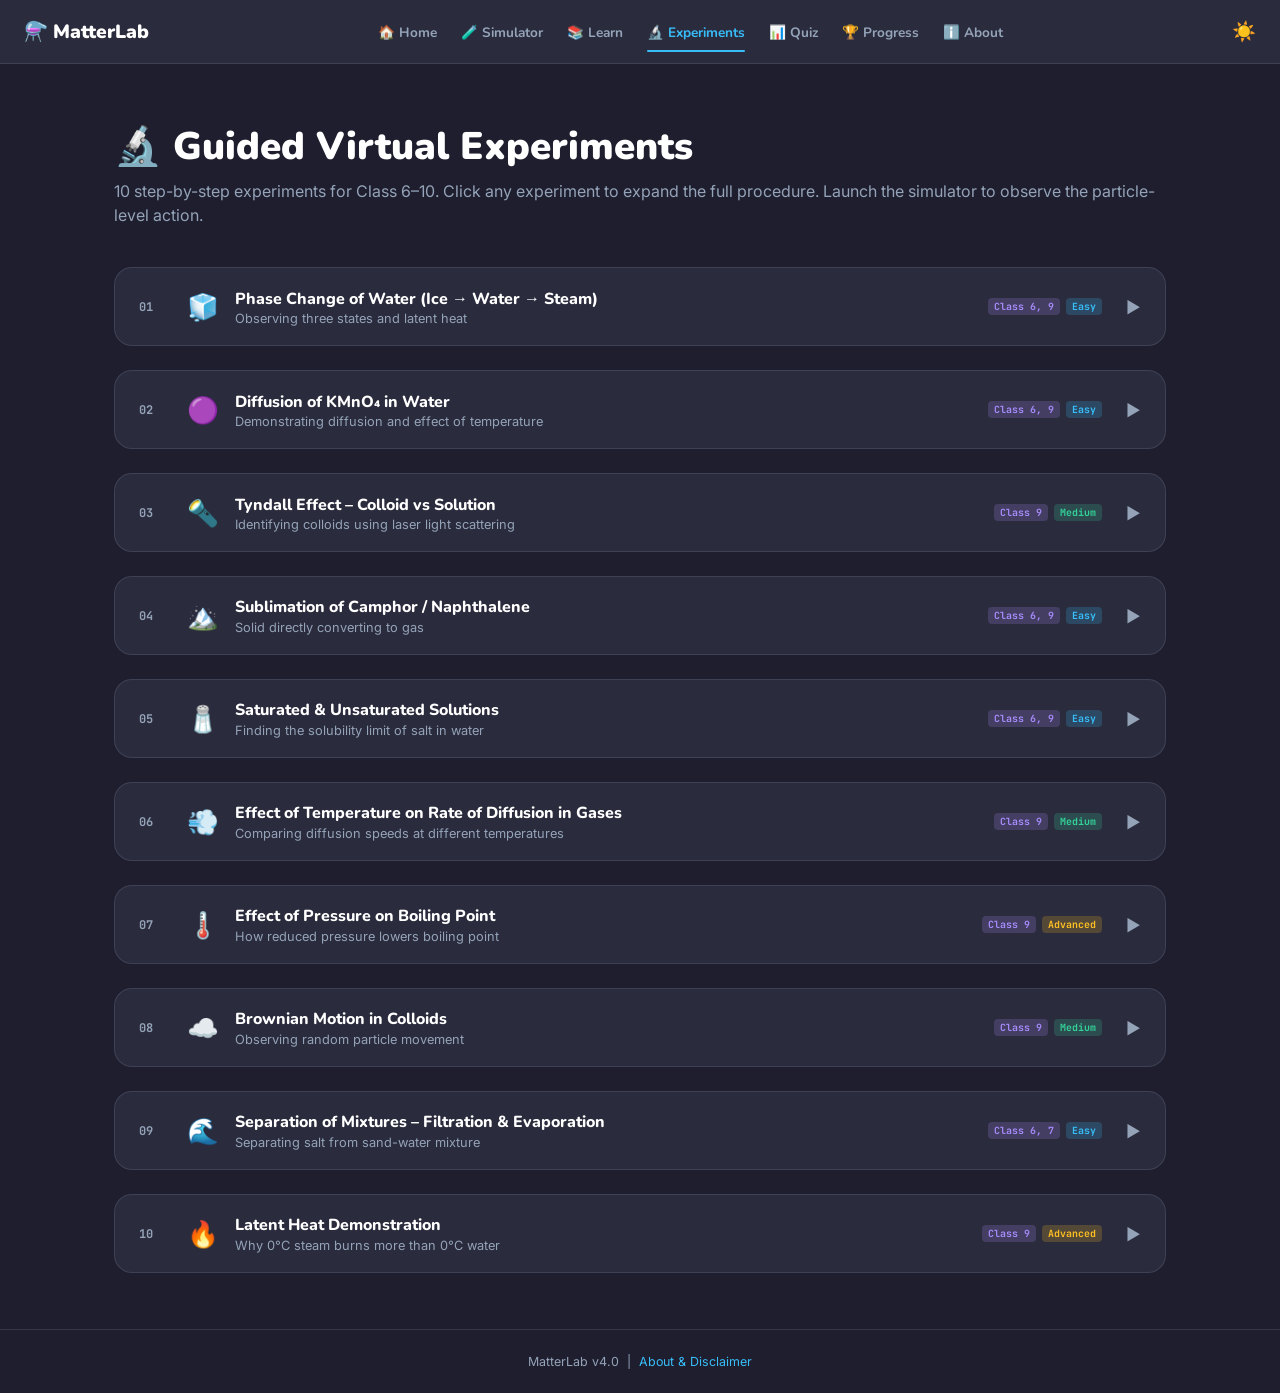
<file: experiments.html>
<!DOCTYPE html>
<html lang="en">
<head>
  <meta charset="UTF-8"/>
  <meta name="viewport" content="width=device-width, initial-scale=1.0"/>
  <meta name="description" content="MatterLab Experiments – 10 step-by-step virtual lab experiments for Class 6-10 covering phase changes, diffusion, Tyndall effect, sublimation and more."/>
  <title>MatterLab – Guided Experiments</title>
  <link rel="stylesheet" href="css/style.css"/>
  <link rel="stylesheet" href="css/pages.css"/>
  <link rel="preconnect" href="https://fonts.googleapis.com"/>
  <link rel="preconnect" href="https://fonts.gstatic.com" crossorigin/>
  <link href="https://fonts.googleapis.com/css2?family=Inter:wght@300;400;500;600;700;800;900&family=JetBrains+Mono:wght@400;500;600&family=Nunito:wght@400;600;700;800;900&display=swap" rel="stylesheet"/>
</head>
<body class="page-body">

  <nav class="global-navbar">
    <a href="index.html" class="nav-brand">⚗️ MatterLab</a>
    <ul class="nav-links">
      <li><a href="index.html">🏠 Home</a></li>
      <li><a href="simulator.html">🧪 Simulator</a></li>
      <li><a href="learn.html">📚 Learn</a></li>
      <li><a href="experiments.html" class="active">🔬 Experiments</a></li>
      <li><a href="quiz.html">📊 Quiz</a></li>
      <li><a href="dashboard.html">🏆 Progress</a></li>
      <li><a href="about.html">ℹ️ About</a></li>
    </ul>
    <div class="nav-right">
      <button id="btn-theme" style="background:none;border:none;cursor:pointer;font-size:1.2rem;color:var(--text-primary)">☀️</button>
      <button id="hamburger" class="hamburger">☰</button>
    </div>
  </nav>
  <div id="mobile-menu" class="mobile-menu">
    <a href="index.html">🏠 Home</a>
    <a href="simulator.html">🧪 Simulator</a>
    <a href="learn.html">📚 Learn</a>
    <a href="experiments.html" class="active">🔬 Experiments</a>
    <a href="quiz.html">📊 Quiz</a>
    <a href="dashboard.html">🏆 Progress</a>
    <a href="about.html">ℹ️ About</a>
  </div>

  <main class="page-section fade-up">
    <h1 class="section-title">🔬 Guided Virtual Experiments</h1>
    <p class="section-sub">10 step-by-step experiments for Class 6–10. Click any experiment to expand the full procedure. Launch the simulator to observe the particle-level action.</p>

    <div class="exp-list" id="exp-list">

      <!-- EXP 1 -->
      <div class="exp-card" id="exp-1">
        <div class="exp-header" onclick="toggleExp('exp-1')">
          <span class="exp-num">01</span>
          <span class="exp-emoji">🧊</span>
          <div class="exp-title-wrap">
            <div class="exp-title">Phase Change of Water (Ice → Water → Steam)</div>
            <div class="exp-subtitle">Observing three states and latent heat</div>
          </div>
          <div class="exp-badges">
            <span class="exp-badge cls">Class 6, 9</span>
            <span class="exp-badge diff" style="background:rgba(56,189,248,0.2);color:#38bdf8;">Easy</span>
          </div>
          <span class="exp-chevron">▶</span>
        </div>
        <div class="exp-body">
          <div class="exp-aims">
            <h4>Aim</h4>
            <p>To observe the three states of water and understand phase changes by recording temperature vs time.</p>
            <h4 style="margin-top:0.8rem;">Materials Required</h4>
            <ul><li>Ice cubes | Beaker | Bunsen burner / hot plate | Thermometer | Stopwatch</li></ul>
          </div>
          <div class="exp-steps">
            <h4 style="font-size:0.78rem;font-weight:700;font-family:var(--font-mono);color:var(--accent-primary);text-transform:uppercase;letter-spacing:0.5px;margin:1rem 0 0.5rem;">Procedure</h4>
            <div class="exp-step"><div class="step-num">1</div><div class="step-text">Place ice cubes in the beaker and record the starting temperature (should be ≤ 0°C).</div></div>
            <div class="exp-step"><div class="step-num">2</div><div class="step-text">Start heating slowly and record temperature every 30 seconds. <strong>Observe:</strong> Temperature stays at 0°C while ice melts — this is Latent Heat of Fusion.</div></div>
            <div class="exp-step"><div class="step-num">3</div><div class="step-text">Continue heating after all ice melts. Temperature rises steadily through the liquid state.</div></div>
            <div class="exp-step"><div class="step-num">4</div><div class="step-text">At 100°C observe: temperature stays constant while water boils — this is Latent Heat of Vaporisation.</div></div>
            <div class="exp-step"><div class="step-num">5</div><div class="step-text">Note steam rising. Record final temperature and remove from heat. Allow to cool and observe condensation.</div></div>
          </div>
          <div class="exp-aims" style="margin-top:1rem;">
            <h4>Observations</h4>
            <table class="obs-table">
              <thead><tr><th>Stage</th><th>Temperature</th><th>State</th><th>Particle Behaviour</th></tr></thead>
              <tbody>
                <tr><td>Initial</td><td>≤ 0°C</td><td>Solid (Ice)</td><td>Vibrating in fixed positions</td></tr>
                <tr><td>Melting</td><td>0°C (constant)</td><td>Solid → Liquid</td><td>Breaking free from lattice</td></tr>
                <tr><td>Liquid</td><td>1–99°C</td><td>Liquid</td><td>Sliding past each other</td></tr>
                <tr><td>Boiling</td><td>100°C (constant)</td><td>Liquid → Gas</td><td>Escaping surface bonds</td></tr>
                <tr><td>Steam</td><td>&gt;100°C</td><td>Gas</td><td>Random rapid movement</td></tr>
              </tbody>
            </table>
          </div>
          <div class="exp-aims" style="margin-top:1rem;">
            <h4>Conclusion</h4>
            <p>Water exists in three states. Phase changes occur at fixed temperatures (melting point = 0°C, boiling point = 100°C). During phase change, temperature remains constant as heat is used to break interparticle bonds (latent heat).</p>
          </div>
          <a href="simulator.html" class="sim-launch-btn">🧪 Launch Simulator – Select Water</a>
        </div>
      </div>

      <!-- EXP 2 -->
      <div class="exp-card" id="exp-2">
        <div class="exp-header" onclick="toggleExp('exp-2')">
          <span class="exp-num">02</span>
          <span class="exp-emoji">🟣</span>
          <div class="exp-title-wrap">
            <div class="exp-title">Diffusion of KMnO₄ in Water</div>
            <div class="exp-subtitle">Demonstrating diffusion and effect of temperature</div>
          </div>
          <div class="exp-badges">
            <span class="exp-badge cls">Class 6, 9</span>
            <span class="exp-badge diff" style="background:rgba(56,189,248,0.2);color:#38bdf8;">Easy</span>
          </div>
          <span class="exp-chevron">▶</span>
        </div>
        <div class="exp-body">
          <div class="exp-aims">
            <h4>Aim</h4>
            <p>To demonstrate diffusion in liquids using KMnO₄ (potassium permanganate) crystals and study the effect of temperature on diffusion rate.</p>
            <h4 style="margin-top:0.8rem;">Materials</h4>
            <ul><li>KMnO₄ crystals | 2 beakers | Cold water | Hot water | Stopwatch | Dropper</li></ul>
          </div>
          <div class="exp-steps">
            <h4 style="font-size:0.78rem;font-weight:700;font-family:var(--font-mono);color:var(--accent-primary);text-transform:uppercase;letter-spacing:0.5px;margin:1rem 0 0.5rem;">Procedure</h4>
            <div class="exp-step"><div class="step-num">1</div><div class="step-text">Fill Beaker A with cold water and Beaker B with hot water (same volume).</div></div>
            <div class="exp-step"><div class="step-num">2</div><div class="step-text">Using a dropper, carefully place one drop of KMnO₄ solution in the centre of each beaker (do NOT stir).</div></div>
            <div class="exp-step"><div class="step-num">3</div><div class="step-text">Observe and time how long it takes for colour to spread completely in each beaker.</div></div>
            <div class="exp-step"><div class="step-num">4</div><div class="step-text">Record observations every 2 minutes for 10 minutes.</div></div>
          </div>
          <div class="exp-aims" style="margin-top:1rem;">
            <h4>Observations</h4>
            <table class="obs-table">
              <thead><tr><th>Beaker</th><th>Temperature</th><th>Time for full diffusion</th><th>Rate</th></tr></thead>
              <tbody>
                <tr><td>A</td><td>Cold (~10°C)</td><td>~20–25 minutes</td><td>Slow</td></tr>
                <tr><td>B</td><td>Hot (~70°C)</td><td>~3–5 minutes</td><td>Fast</td></tr>
              </tbody>
            </table>
          </div>
          <div class="exp-aims" style="margin-top:1rem;">
            <h4>Conclusion</h4>
            <p>Diffusion occurs in liquids due to continuous random motion of particles. Higher temperature → greater kinetic energy → faster diffusion. The KMnO₄ particles move from high concentration to low concentration spontaneously.</p>
          </div>
          <a href="simulator.html" class="sim-launch-btn">🧪 Launch Simulator – Diffusion Tab</a>
        </div>
      </div>

      <!-- EXP 3 -->
      <div class="exp-card" id="exp-3">
        <div class="exp-header" onclick="toggleExp('exp-3')">
          <span class="exp-num">03</span>
          <span class="exp-emoji">🔦</span>
          <div class="exp-title-wrap">
            <div class="exp-title">Tyndall Effect – Colloid vs Solution</div>
            <div class="exp-subtitle">Identifying colloids using laser light scattering</div>
          </div>
          <div class="exp-badges">
            <span class="exp-badge cls">Class 9</span>
            <span class="exp-badge diff" style="background:rgba(52,211,153,0.2);color:#34d399;">Medium</span>
          </div>
          <span class="exp-chevron">▶</span>
        </div>
        <div class="exp-body">
          <div class="exp-aims">
            <h4>Aim</h4>
            <p>To distinguish between a true solution, colloid, and suspension using the Tyndall effect (light scattering).</p>
            <h4 style="margin-top:0.8rem;">Materials</h4>
            <ul><li>Beakers | Salt solution (true solution) | Starch/milk solution (colloid) | Chalk water (suspension) | Laser pointer / strong torch | Dark room</li></ul>
          </div>
          <div class="exp-steps">
            <h4 style="font-size:0.78rem;font-weight:700;font-family:var(--font-mono);color:var(--accent-primary);text-transform:uppercase;letter-spacing:0.5px;margin:1rem 0 0.5rem;">Procedure</h4>
            <div class="exp-step"><div class="step-num">1</div><div class="step-text">Prepare three beakers: (A) Salt dissolved in water, (B) Starch dissolved in water, (C) Chalk powder mixed in water.</div></div>
            <div class="exp-step"><div class="step-num">2</div><div class="step-text">In a dark room, shine a laser beam through each solution from the side.</div></div>
            <div class="exp-step"><div class="step-num">3</div><div class="step-text">Observe whether the beam path is visible (scattering) or invisible (no scattering) in each beaker.</div></div>
            <div class="exp-step"><div class="step-num">4</div><div class="step-text">Allow Beaker C to rest for 30 minutes and observe settling.</div></div>
          </div>
          <div class="exp-aims" style="margin-top:1rem;">
            <h4>Observations</h4>
            <table class="obs-table">
              <thead><tr><th>Sample</th><th>Type</th><th>Beam Visible?</th><th>Settles?</th></tr></thead>
              <tbody>
                <tr><td>Salt water</td><td>True Solution</td><td>❌ No</td><td>No</td></tr>
                <tr><td>Starch / Milk</td><td>Colloid</td><td>✅ Yes (Tyndall)</td><td>No</td></tr>
                <tr><td>Chalk water</td><td>Suspension</td><td>✅ Yes</td><td>✅ Yes</td></tr>
              </tbody>
            </table>
          </div>
          <div class="exp-aims" style="margin-top:1rem;">
            <h4>Conclusion</h4>
            <p>Colloids show the Tyndall effect because their particles (1–100nm) scatter light. True solutions with particles &lt;1nm do not scatter light. Suspensions also scatter light but particles settle out.</p>
          </div>
          <a href="simulator.html" class="sim-launch-btn">🧪 Launch Simulator – Solutions Tab</a>
        </div>
      </div>

      <!-- EXP 4 -->
      <div class="exp-card" id="exp-4">
        <div class="exp-header" onclick="toggleExp('exp-4')">
          <span class="exp-num">04</span>
          <span class="exp-emoji">🏔️</span>
          <div class="exp-title-wrap">
            <div class="exp-title">Sublimation of Camphor / Naphthalene</div>
            <div class="exp-subtitle">Solid directly converting to gas</div>
          </div>
          <div class="exp-badges">
            <span class="exp-badge cls">Class 6, 9</span>
            <span class="exp-badge diff" style="background:rgba(56,189,248,0.2);color:#38bdf8;">Easy</span>
          </div>
          <span class="exp-chevron">▶</span>
        </div>
        <div class="exp-body">
          <div class="exp-aims">
            <h4>Aim</h4>
            <p>To observe and understand the process of sublimation using camphor and to collect the sublimed vapour.</p>
            <h4 style="margin-top:0.8rem;">Materials</h4>
            <ul><li>Camphor tablets | China dish | Glass funnel | Cotton | Bunsen burner | Tongs</li></ul>
          </div>
          <div class="exp-steps">
            <h4 style="font-size:0.78rem;font-weight:700;font-family:var(--font-mono);color:var(--accent-primary);text-transform:uppercase;letter-spacing:0.5px;margin:1rem 0 0.5rem;">Procedure</h4>
            <div class="exp-step"><div class="step-num">1</div><div class="step-text">Place camphor tablets in the china dish on a wire gauze and tripod stand.</div></div>
            <div class="exp-step"><div class="step-num">2</div><div class="step-text">Invert a glass funnel over the china dish. Plug the top of the funnel with a cotton ball to prevent escape of vapours.</div></div>
            <div class="exp-step"><div class="step-num">3</div><div class="step-text">Heat gently with a spirit lamp or Bunsen burner.</div></div>
            <div class="exp-step"><div class="step-num">4</div><div class="step-text">Observe camphor disappearing WITHOUT melting first. White crystals form on the inner walls of the funnel (deposition).</div></div>
            <div class="exp-step"><div class="step-num">5</div><div class="step-text">Stop heating and let cool. Collect the white crystals — this is pure camphor (purification by sublimation!).</div></div>
          </div>
          <div class="exp-aims" style="margin-top:1rem;">
            <h4>Conclusion</h4>
            <p>Camphor undergoes sublimation — it converts directly from solid to gas on heating. The gas then deposits back as solid on the cooler funnel walls. This property is used to purify camphor (and iodine, naphthalene).</p>
          </div>
          <a href="simulator.html" class="sim-launch-btn">🧪 See Sublimation – Select Camphor</a>
        </div>
      </div>

      <!-- EXP 5 -->
      <div class="exp-card" id="exp-5">
        <div class="exp-header" onclick="toggleExp('exp-5')">
          <span class="exp-num">05</span>
          <span class="exp-emoji">🧂</span>
          <div class="exp-title-wrap">
            <div class="exp-title">Saturated &amp; Unsaturated Solutions</div>
            <div class="exp-subtitle">Finding the solubility limit of salt in water</div>
          </div>
          <div class="exp-badges">
            <span class="exp-badge cls">Class 6, 9</span>
            <span class="exp-badge diff" style="background:rgba(56,189,248,0.2);color:#38bdf8;">Easy</span>
          </div>
          <span class="exp-chevron">▶</span>
        </div>
        <div class="exp-body">
          <div class="exp-aims">
            <h4>Aim</h4>
            <p>To understand the concept of solubility by finding when a solution becomes saturated with salt (NaCl) at room temperature.</p>
          </div>
          <div class="exp-steps">
            <h4 style="font-size:0.78rem;font-weight:700;font-family:var(--font-mono);color:var(--accent-primary);text-transform:uppercase;letter-spacing:0.5px;margin:1rem 0 0.5rem;">Procedure</h4>
            <div class="exp-step"><div class="step-num">1</div><div class="step-text">Take 100 ml of water in a beaker at room temperature (~25°C).</div></div>
            <div class="exp-step"><div class="step-num">2</div><div class="step-text">Add 5g of NaCl and stir until dissolved completely — this is an unsaturated solution.</div></div>
            <div class="exp-step"><div class="step-num">3</div><div class="step-text">Continue adding 5g portions and stirring. Record when salt no longer dissolves.</div></div>
            <div class="exp-step"><div class="step-num">4</div><div class="step-text">When undissolved salt remains at bottom — solution is saturated.</div></div>
            <div class="exp-step"><div class="step-num">5</div><div class="step-text">Warm the solution and observe: saturated solution can dissolve more salt at higher temperature.</div></div>
          </div>
          <div class="exp-aims" style="margin-top:1rem;">
            <h4>Observations</h4>
            <table class="obs-table">
              <thead><tr><th>Salt Added</th><th>Observation</th><th>State of Solution</th></tr></thead>
              <tbody>
                <tr><td>5g, 10g, 15g</td><td>Dissolves completely</td><td>Unsaturated</td></tr>
                <tr><td>~36g</td><td>Just fully dissolves</td><td>Saturated (25°C)</td></tr>
                <tr><td>40g+</td><td>Salt remains undissolved</td><td>Saturated + excess</td></tr>
              </tbody>
            </table>
          </div>
          <a href="simulator.html" class="sim-launch-btn">🧪 See in Solutions Tab</a>
        </div>
      </div>

      <!-- EXP 6 -->
      <div class="exp-card" id="exp-6">
        <div class="exp-header" onclick="toggleExp('exp-6')">
          <span class="exp-num">06</span>
          <span class="exp-emoji">💨</span>
          <div class="exp-title-wrap">
            <div class="exp-title">Effect of Temperature on Rate of Diffusion in Gases</div>
            <div class="exp-subtitle">Comparing diffusion speeds at different temperatures</div>
          </div>
          <div class="exp-badges">
            <span class="exp-badge cls">Class 9</span>
            <span class="exp-badge diff" style="background:rgba(52,211,153,0.2);color:#34d399;">Medium</span>
          </div>
          <span class="exp-chevron">▶</span>
        </div>
        <div class="exp-body">
          <div class="exp-aims">
            <h4>Aim</h4>
            <p>To show that gases diffuse faster at higher temperatures using an ammonia and HCl demonstration.</p>
            <h4 style="margin-top:0.8rem;">Materials</h4>
            <ul><li>Long glass tube (30cm) | Cotton wool | Ammonia solution | HCl solution | Clamp stand | Ruler</li></ul>
          </div>
          <div class="exp-steps">
            <h4 style="font-size:0.78rem;font-weight:700;font-family:var(--font-mono);color:var(--accent-primary);text-transform:uppercase;letter-spacing:0.5px;margin:1rem 0 0.5rem;">Procedure</h4>
            <div class="exp-step"><div class="step-num">1</div><div class="step-text">Soak one cotton plug in ammonia solution and another in concentrated HCl.</div></div>
            <div class="exp-step"><div class="step-num">2</div><div class="step-text">Simultaneously insert one plug at each end of the horizontal glass tube and seal lightly.</div></div>
            <div class="exp-step"><div class="step-num">3</div><div class="step-text">Observe where a white ring of NH₄Cl (ammonium chloride) forms inside the tube.</div></div>
            <div class="exp-step"><div class="step-num">4</div><div class="step-text">Measure the distance of the white ring from each end. Lighter NH₃ gas travels faster → ring forms closer to HCl end.</div></div>
          </div>
          <div class="exp-aims" style="margin-top:1rem;">
            <h4>Conclusion</h4>
            <p>NH₃ (lighter gas, mol. mass = 17) diffuses faster than HCl (heavier gas, mol. mass = 36.5). This confirms Graham's Law: Rate of diffusion is inversely proportional to square root of molar mass.</p>
          </div>
          <a href="simulator.html" class="sim-launch-btn">🧪 See Diffusion in Simulator</a>
        </div>
      </div>

      <!-- EXP 7 -->
      <div class="exp-card" id="exp-7">
        <div class="exp-header" onclick="toggleExp('exp-7')">
          <span class="exp-num">07</span>
          <span class="exp-emoji">🌡️</span>
          <div class="exp-title-wrap">
            <div class="exp-title">Effect of Pressure on Boiling Point</div>
            <div class="exp-subtitle">How reduced pressure lowers boiling point</div>
          </div>
          <div class="exp-badges">
            <span class="exp-badge cls">Class 9</span>
            <span class="exp-badge diff" style="background:rgba(251,191,36,0.2);color:#fbbf24;">Advanced</span>
          </div>
          <span class="exp-chevron">▶</span>
        </div>
        <div class="exp-body">
          <div class="exp-aims">
            <h4>Aim</h4>
            <p>To demonstrate that the boiling point of water decreases when pressure is reduced (as happens at high altitudes).</p>
          </div>
          <div class="exp-steps">
            <h4 style="font-size:0.78rem;font-weight:700;font-family:var(--font-mono);color:var(--accent-primary);text-transform:uppercase;letter-spacing:0.5px;margin:1rem 0 0.5rem;">Virtual Procedure (Simulator)</h4>
            <div class="exp-step"><div class="step-num">1</div><div class="step-text">Open the Simulator and select <strong>Water (Paani)</strong> from the substance picker.</div></div>
            <div class="exp-step"><div class="step-num">2</div><div class="step-text">Set Temperature to 100°C — observe water boiling at standard pressure (P=0).</div></div>
            <div class="exp-step"><div class="step-num">3</div><div class="step-text">Decrease the Pressure slider. Observe the transition to gas state at <em>lower temperatures</em>.</div></div>
            <div class="exp-step"><div class="step-num">4</div><div class="step-text">Record the temperature at which water boils under reduced pressure.</div></div>
          </div>
          <div class="exp-aims" style="margin-top:1rem;">
            <h4>Real-world Application</h4>
            <p>At high altitudes (e.g., Himalayan mountains), atmospheric pressure is lower, so water boils at &lt;100°C. This is why cooking takes longer at high altitudes — food cooks at lower temperatures.</p>
          </div>
          <a href="simulator.html" class="sim-launch-btn">🧪 Try in Simulator – Pressure Slider</a>
        </div>
      </div>

      <!-- EXP 8 -->
      <div class="exp-card" id="exp-8">
        <div class="exp-header" onclick="toggleExp('exp-8')">
          <span class="exp-num">08</span>
          <span class="exp-emoji">☁️</span>
          <div class="exp-title-wrap">
            <div class="exp-title">Brownian Motion in Colloids</div>
            <div class="exp-subtitle">Observing random particle movement</div>
          </div>
          <div class="exp-badges">
            <span class="exp-badge cls">Class 9</span>
            <span class="exp-badge diff" style="background:rgba(52,211,153,0.2);color:#34d399;">Medium</span>
          </div>
          <span class="exp-chevron">▶</span>
        </div>
        <div class="exp-body">
          <div class="exp-aims">
            <h4>Aim</h4>
            <p>To observe Brownian motion in a colloid and understand why colloidal particles do not settle.</p>
            <h4 style="margin-top:0.8rem;">Materials</h4>
            <ul><li>Dilute milk solution (or starch solution) | Microscope | Slide | Cover slip | Strong light source</li></ul>
          </div>
          <div class="exp-steps">
            <h4 style="font-size:0.78rem;font-weight:700;font-family:var(--font-mono);color:var(--accent-primary);text-transform:uppercase;letter-spacing:0.5px;margin:1rem 0 0.5rem;">Procedure</h4>
            <div class="exp-step"><div class="step-num">1</div><div class="step-text">Prepare a dilute milk solution (1 drop of milk in 100ml water) for better clarity.</div></div>
            <div class="exp-step"><div class="step-num">2</div><div class="step-text">Place a drop on a microscope slide, add cover slip carefully without air bubbles.</div></div>
            <div class="exp-step"><div class="step-num">3</div><div class="step-text">Observe under high magnification with strong side lighting.</div></div>
            <div class="exp-step"><div class="step-num">4</div><div class="step-text">Observe tiny fat globules moving in random, zigzag paths continuously.</div></div>
          </div>
          <div class="exp-aims" style="margin-top:1rem;">
            <h4>Conclusion</h4>
            <p>The random zigzag motion of colloidal particles is called Brownian Motion. It is caused by unequal bombardment of colloidal particles by the surrounding smaller water molecules. This motion keeps colloid particles from settling.</p>
          </div>
          <a href="simulator.html" class="sim-launch-btn">🧪 See Colloid Tab – Brownian Motion</a>
        </div>
      </div>

      <!-- EXP 9 -->
      <div class="exp-card" id="exp-9">
        <div class="exp-header" onclick="toggleExp('exp-9')">
          <span class="exp-num">09</span>
          <span class="exp-emoji">🌊</span>
          <div class="exp-title-wrap">
            <div class="exp-title">Separation of Mixtures – Filtration &amp; Evaporation</div>
            <div class="exp-subtitle">Separating salt from sand-water mixture</div>
          </div>
          <div class="exp-badges">
            <span class="exp-badge cls">Class 6, 7</span>
            <span class="exp-badge diff" style="background:rgba(56,189,248,0.2);color:#38bdf8;">Easy</span>
          </div>
          <span class="exp-chevron">▶</span>
        </div>
        <div class="exp-body">
          <div class="exp-aims">
            <h4>Aim</h4>
            <p>To separate salt from a sand-salt mixture using filtration and evaporation techniques.</p>
          </div>
          <div class="exp-steps">
            <h4 style="font-size:0.78rem;font-weight:700;font-family:var(--font-mono);color:var(--accent-primary);text-transform:uppercase;letter-spacing:0.5px;margin:1rem 0 0.5rem;">Procedure</h4>
            <div class="exp-step"><div class="step-num">1</div><div class="step-text">Mix sand and salt together, then dissolve in water (salt dissolves, sand does not).</div></div>
            <div class="exp-step"><div class="step-num">2</div><div class="step-text"><strong>Filtration:</strong> Pour the mixture through filter paper in a funnel. Sand stays on filter paper; saltwater passes through.</div></div>
            <div class="exp-step"><div class="step-num">3</div><div class="step-text"><strong>Evaporation:</strong> Heat the filtered saltwater in an evaporating dish. Water evaporates; salt crystals remain.</div></div>
            <div class="exp-step"><div class="step-num">4</div><div class="step-text">Cool and collect the white salt crystals. Weigh to compare with original amount.</div></div>
          </div>
          <div class="exp-aims" style="margin-top:1rem;">
            <h4>Conclusion</h4>
            <p>Filtration separates insoluble solid (sand) from liquid mixture. Evaporation separates soluble solid (salt) from its solution. These are physical separation methods that exploit differences in solubility and boiling point.</p>
          </div>
        </div>
      </div>

      <!-- EXP 10 -->
      <div class="exp-card" id="exp-10">
        <div class="exp-header" onclick="toggleExp('exp-10')">
          <span class="exp-num">10</span>
          <span class="exp-emoji">🔥</span>
          <div class="exp-title-wrap">
            <div class="exp-title">Latent Heat Demonstration</div>
            <div class="exp-subtitle">Why 0°C steam burns more than 0°C water</div>
          </div>
          <div class="exp-badges">
            <span class="exp-badge cls">Class 9</span>
            <span class="exp-badge diff" style="background:rgba(251,191,36,0.2);color:#fbbf24;">Advanced</span>
          </div>
          <span class="exp-chevron">▶</span>
        </div>
        <div class="exp-body">
          <div class="exp-aims">
            <h4>Aim</h4>
            <p>To understand latent heat by comparing the cooling effect of melting ice vs cold water at the same temperature.</p>
          </div>
          <div class="exp-steps">
            <h4 style="font-size:0.78rem;font-weight:700;font-family:var(--font-mono);color:var(--accent-primary);text-transform:uppercase;letter-spacing:0.5px;margin:1rem 0 0.5rem;">Virtual Procedure (Simulator)</h4>
            <div class="exp-step"><div class="step-num">1</div><div class="step-text">Open Simulator, select <strong>Water</strong>, set Temperature to exactly 0°C. Observe: the Latent Heat Indicator flashes — system at melting point.</div></div>
            <div class="exp-step"><div class="step-num">2</div><div class="step-text">Observe that the AHA box shows: "Melting happening — temperature stays at 0°C even though heat is being added."</div></div>
            <div class="exp-step"><div class="step-num">3</div><div class="step-text">Note: Steam at 100°C has MORE energy than water at 100°C by the latent heat of vaporisation (2260 kJ/kg).</div></div>
          </div>
          <div class="exp-aims" style="margin-top:1rem;">
            <h4>Key Values to Remember</h4>
            <table class="obs-table">
              <thead><tr><th>Property</th><th>Water (Ice → Water)</th><th>Water (Water → Steam)</th></tr></thead>
              <tbody>
                <tr><td>Temperature</td><td>0°C (constant)</td><td>100°C (constant)</td></tr>
                <tr><td>Latent Heat</td><td>334 kJ/kg (Fusion)</td><td>2260 kJ/kg (Vaporisation)</td></tr>
                <tr><td>Particle change</td><td>Breaks lattice bonds</td><td>Overcomes surface tension</td></tr>
              </tbody>
            </table>
          </div>
          <a href="simulator.html" class="sim-launch-btn">🧪 See Latent Heat Indicator</a>
        </div>
      </div>

    </div><!-- /exp-list -->
  </main>

  <footer style="text-align:center;padding:1.5rem;border-top:1px solid var(--border-subtle);font-size:0.78rem;color:var(--text-muted);">
    MatterLab v4.0 &nbsp;|&nbsp; <a href="about.html" style="color:var(--accent-primary);text-decoration:none;">About &amp; Disclaimer</a>
  </footer>

  <script src="js/shared-nav.js"></script>
  <script>
    function toggleExp(id) {
      const card = document.getElementById(id);
      const wasOpen = card.classList.contains('open');
      document.querySelectorAll('.exp-card.open').forEach(function(c) { c.classList.remove('open'); });
      if (!wasOpen) card.classList.add('open');
    }
  </script>
</body>
</html>
</file>
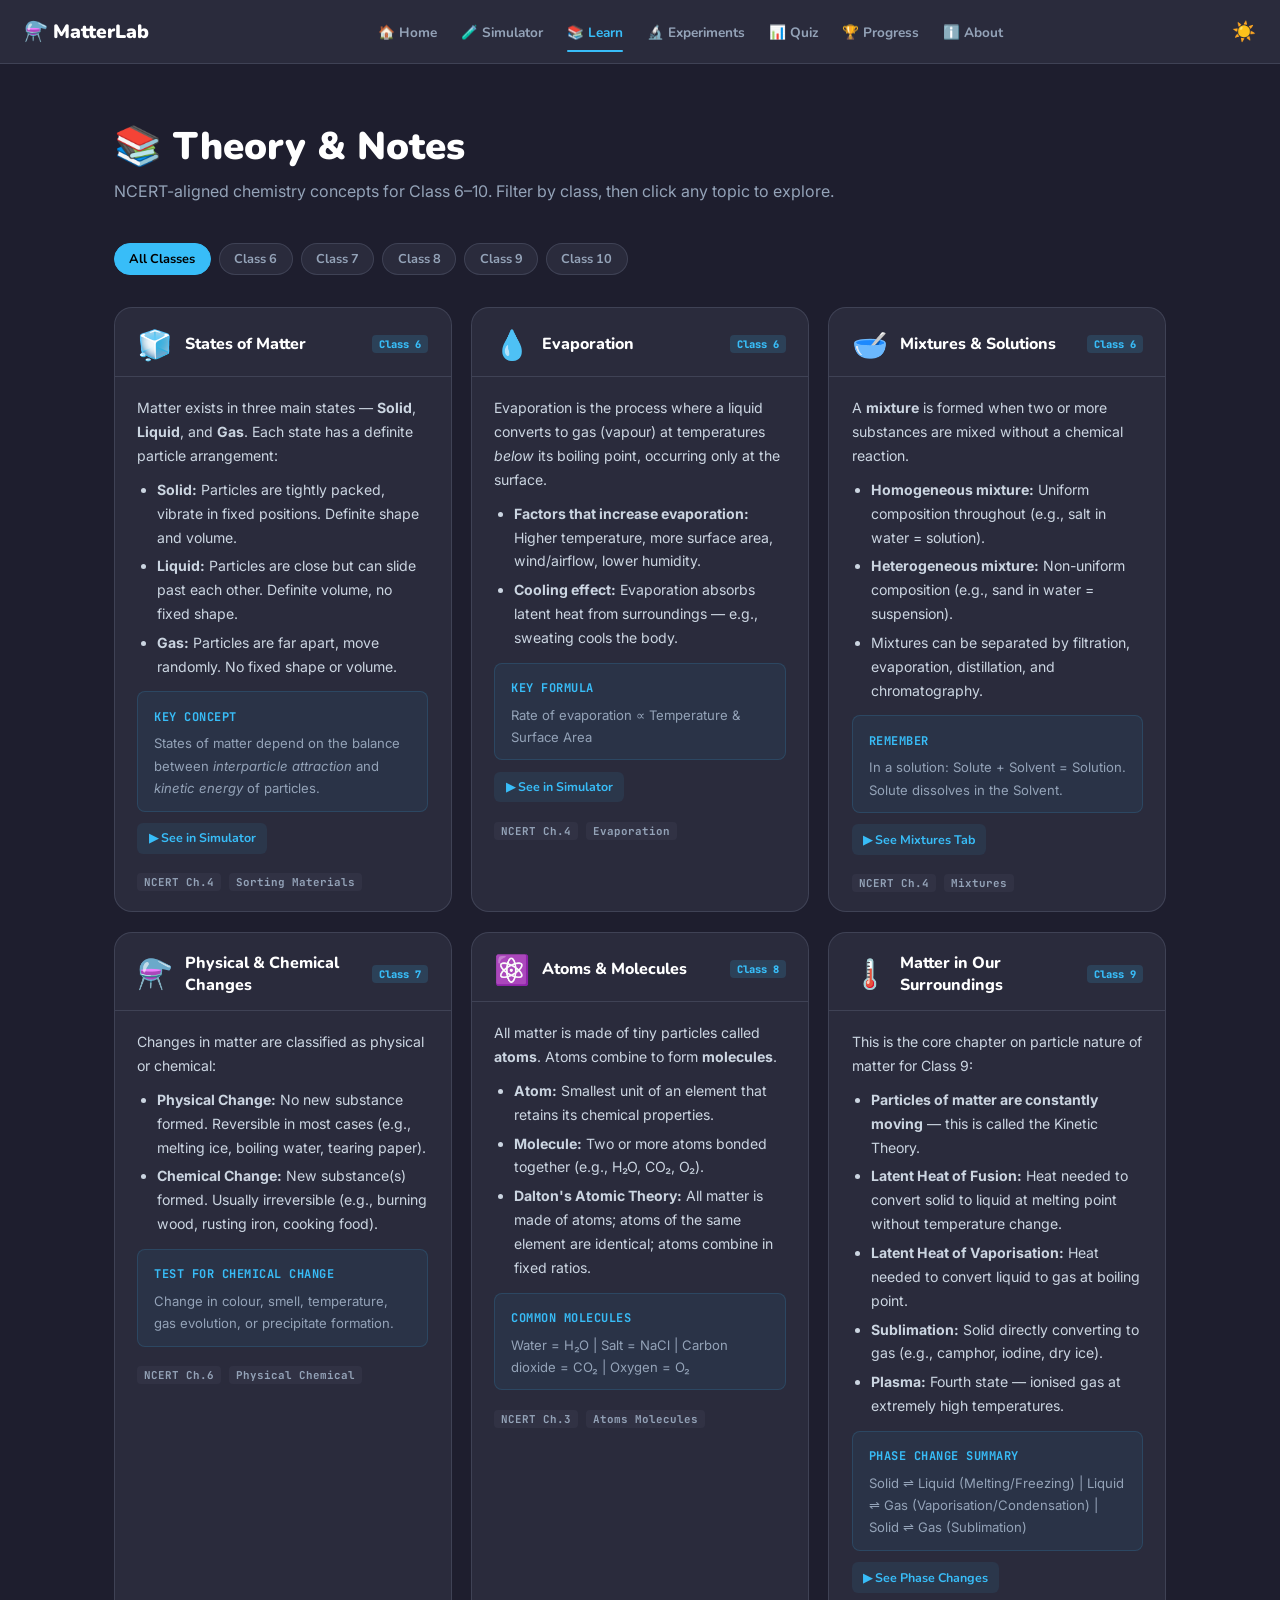
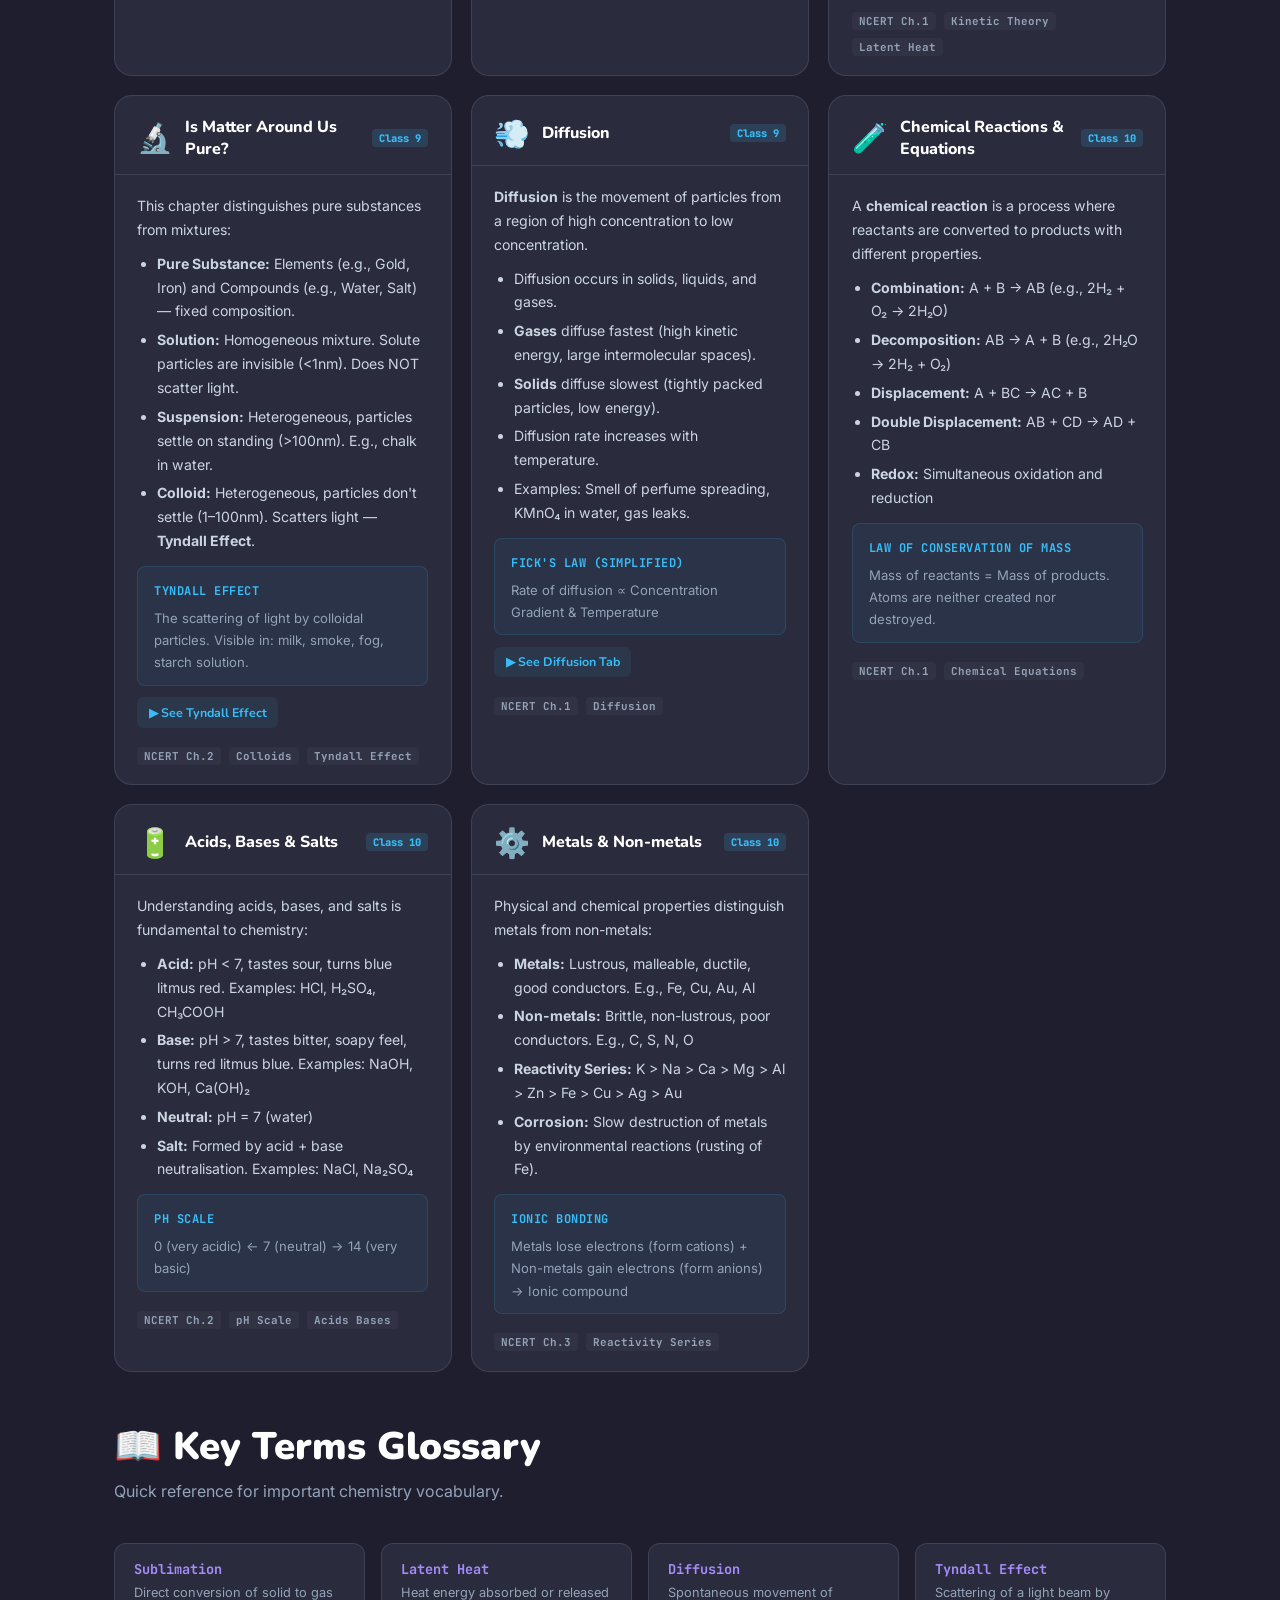
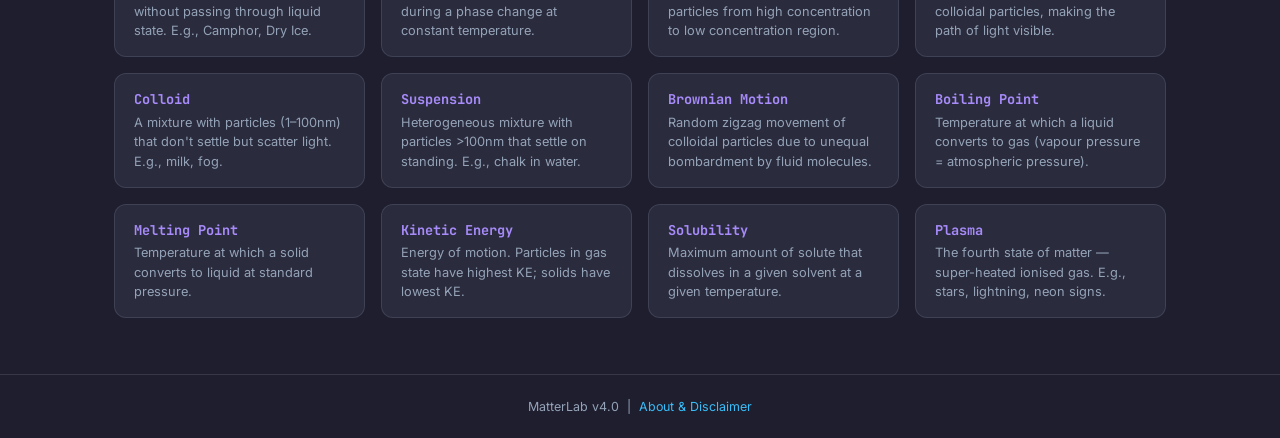
<file: learn.html>
<!DOCTYPE html>
<html lang="en">
<head>
  <meta charset="UTF-8"/>
  <meta name="viewport" content="width=device-width, initial-scale=1.0"/>
  <meta name="description" content="MatterLab Learn – NCERT-aligned chemistry theory notes for Class 6 to 10. States of Matter, Atoms, Molecules, Diffusion, Solutions and more."/>
  <title>MatterLab – Learn | Theory &amp; Notes</title>
  <link rel="stylesheet" href="css/style.css"/>
  <link rel="stylesheet" href="css/pages.css"/>
  <link rel="preconnect" href="https://fonts.googleapis.com"/>
  <link rel="preconnect" href="https://fonts.gstatic.com" crossorigin/>
  <link href="https://fonts.googleapis.com/css2?family=Inter:wght@300;400;500;600;700;800;900&family=JetBrains+Mono:wght@400;500;600&family=Nunito:wght@400;600;700;800;900&display=swap" rel="stylesheet"/>
</head>
<body class="page-body">

  <nav class="global-navbar">
    <a href="index.html" class="nav-brand">⚗️ MatterLab</a>
    <ul class="nav-links">
      <li><a href="index.html">🏠 Home</a></li>
      <li><a href="simulator.html">🧪 Simulator</a></li>
      <li><a href="learn.html" class="active">📚 Learn</a></li>
      <li><a href="experiments.html">🔬 Experiments</a></li>
      <li><a href="quiz.html">📊 Quiz</a></li>
      <li><a href="dashboard.html">🏆 Progress</a></li>
      <li><a href="about.html">ℹ️ About</a></li>
    </ul>
    <div class="nav-right">
      <button id="btn-theme" style="background:none;border:none;cursor:pointer;font-size:1.2rem;color:var(--text-primary)">☀️</button>
      <button id="hamburger" class="hamburger">☰</button>
    </div>
  </nav>
  <div id="mobile-menu" class="mobile-menu">
    <a href="index.html">🏠 Home</a>
    <a href="simulator.html">🧪 Simulator</a>
    <a href="learn.html" class="active">📚 Learn</a>
    <a href="experiments.html">🔬 Experiments</a>
    <a href="quiz.html">📊 Quiz</a>
    <a href="dashboard.html">🏆 Progress</a>
    <a href="about.html">ℹ️ About</a>
  </div>

  <main class="page-section fade-up">
    <h1 class="section-title">📚 Theory &amp; Notes</h1>
    <p class="section-sub">NCERT-aligned chemistry concepts for Class 6–10. Filter by class, then click any topic to explore.</p>

    <!-- CLASS FILTER -->
    <div class="learn-filter-row" id="class-filters">
      <button class="filter-chip active" data-filter="all">All Classes</button>
      <button class="filter-chip" data-filter="6">Class 6</button>
      <button class="filter-chip" data-filter="7">Class 7</button>
      <button class="filter-chip" data-filter="8">Class 8</button>
      <button class="filter-chip" data-filter="9">Class 9</button>
      <button class="filter-chip" data-filter="10">Class 10</button>
    </div>

    <!-- TOPIC CARDS -->
    <div class="learn-topics-grid" id="topics-grid">

      <!-- CLASS 6 TOPICS -->
      <div class="topic-card fade-up" data-class="6">
        <div class="topic-card-header">
          <span class="topic-icon">🧊</span>
          <div>
            <div class="topic-title">States of Matter</div>
          </div>
          <span class="topic-class-badge">Class 6</span>
        </div>
        <div class="topic-body">
          <p>Matter exists in three main states — <strong>Solid</strong>, <strong>Liquid</strong>, and <strong>Gas</strong>. Each state has a definite particle arrangement:</p>
          <ul>
            <li><strong>Solid:</strong> Particles are tightly packed, vibrate in fixed positions. Definite shape and volume.</li>
            <li><strong>Liquid:</strong> Particles are close but can slide past each other. Definite volume, no fixed shape.</li>
            <li><strong>Gas:</strong> Particles are far apart, move randomly. No fixed shape or volume.</li>
          </ul>
          <div class="topic-key-box">
            <strong>Key Concept</strong>
            <p>States of matter depend on the balance between <em>interparticle attraction</em> and <em>kinetic energy</em> of particles.</p>
          </div>
          <a href="simulator.html" class="sim-link-btn">▶ See in Simulator</a>
        </div>
        <div class="topic-footer">
          <span class="topic-tag">NCERT Ch.4</span>
          <span class="topic-tag">Sorting Materials</span>
        </div>
      </div>

      <div class="topic-card fade-up" data-class="6">
        <div class="topic-card-header">
          <span class="topic-icon">💧</span>
          <div><div class="topic-title">Evaporation</div></div>
          <span class="topic-class-badge">Class 6</span>
        </div>
        <div class="topic-body">
          <p>Evaporation is the process where a liquid converts to gas (vapour) at temperatures <em>below</em> its boiling point, occurring only at the surface.</p>
          <ul>
            <li><strong>Factors that increase evaporation:</strong> Higher temperature, more surface area, wind/airflow, lower humidity.</li>
            <li><strong>Cooling effect:</strong> Evaporation absorbs latent heat from surroundings — e.g., sweating cools the body.</li>
          </ul>
          <div class="topic-key-box">
            <strong>Key Formula</strong>
            <p>Rate of evaporation ∝ Temperature &amp; Surface Area</p>
          </div>
          <a href="simulator.html" class="sim-link-btn">▶ See in Simulator</a>
        </div>
        <div class="topic-footer">
          <span class="topic-tag">NCERT Ch.4</span>
          <span class="topic-tag">Evaporation</span>
        </div>
      </div>

      <div class="topic-card fade-up" data-class="6">
        <div class="topic-card-header">
          <span class="topic-icon">🥣</span>
          <div><div class="topic-title">Mixtures &amp; Solutions</div></div>
          <span class="topic-class-badge">Class 6</span>
        </div>
        <div class="topic-body">
          <p>A <strong>mixture</strong> is formed when two or more substances are mixed without a chemical reaction.</p>
          <ul>
            <li><strong>Homogeneous mixture:</strong> Uniform composition throughout (e.g., salt in water = solution).</li>
            <li><strong>Heterogeneous mixture:</strong> Non-uniform composition (e.g., sand in water = suspension).</li>
            <li>Mixtures can be separated by filtration, evaporation, distillation, and chromatography.</li>
          </ul>
          <div class="topic-key-box">
            <strong>Remember</strong>
            <p>In a solution: Solute + Solvent = Solution. Solute dissolves in the Solvent.</p>
          </div>
          <a href="simulator.html" class="sim-link-btn">▶ See Mixtures Tab</a>
        </div>
        <div class="topic-footer">
          <span class="topic-tag">NCERT Ch.4</span>
          <span class="topic-tag">Mixtures</span>
        </div>
      </div>

      <!-- CLASS 7 TOPICS -->
      <div class="topic-card fade-up" data-class="7">
        <div class="topic-card-header">
          <span class="topic-icon">⚗️</span>
          <div><div class="topic-title">Physical &amp; Chemical Changes</div></div>
          <span class="topic-class-badge">Class 7</span>
        </div>
        <div class="topic-body">
          <p>Changes in matter are classified as physical or chemical:</p>
          <ul>
            <li><strong>Physical Change:</strong> No new substance formed. Reversible in most cases (e.g., melting ice, boiling water, tearing paper).</li>
            <li><strong>Chemical Change:</strong> New substance(s) formed. Usually irreversible (e.g., burning wood, rusting iron, cooking food).</li>
          </ul>
          <div class="topic-key-box">
            <strong>Test for Chemical Change</strong>
            <p>Change in colour, smell, temperature, gas evolution, or precipitate formation.</p>
          </div>
        </div>
        <div class="topic-footer">
          <span class="topic-tag">NCERT Ch.6</span>
          <span class="topic-tag">Physical Chemical</span>
        </div>
      </div>

      <!-- CLASS 8 TOPICS -->
      <div class="topic-card fade-up" data-class="8">
        <div class="topic-card-header">
          <span class="topic-icon">⚛️</span>
          <div><div class="topic-title">Atoms &amp; Molecules</div></div>
          <span class="topic-class-badge">Class 8</span>
        </div>
        <div class="topic-body">
          <p>All matter is made of tiny particles called <strong>atoms</strong>. Atoms combine to form <strong>molecules</strong>.</p>
          <ul>
            <li><strong>Atom:</strong> Smallest unit of an element that retains its chemical properties.</li>
            <li><strong>Molecule:</strong> Two or more atoms bonded together (e.g., H₂O, CO₂, O₂).</li>
            <li><strong>Dalton's Atomic Theory:</strong> All matter is made of atoms; atoms of the same element are identical; atoms combine in fixed ratios.</li>
          </ul>
          <div class="topic-key-box">
            <strong>Common Molecules</strong>
            <p>Water = H₂O | Salt = NaCl | Carbon dioxide = CO₂ | Oxygen = O₂</p>
          </div>
        </div>
        <div class="topic-footer">
          <span class="topic-tag">NCERT Ch.3</span>
          <span class="topic-tag">Atoms Molecules</span>
        </div>
      </div>

      <!-- CLASS 9 TOPICS -->
      <div class="topic-card fade-up" data-class="9">
        <div class="topic-card-header">
          <span class="topic-icon">🌡️</span>
          <div><div class="topic-title">Matter in Our Surroundings</div></div>
          <span class="topic-class-badge">Class 9</span>
        </div>
        <div class="topic-body">
          <p>This is the core chapter on particle nature of matter for Class 9:</p>
          <ul>
            <li><strong>Particles of matter are constantly moving</strong> — this is called the Kinetic Theory.</li>
            <li><strong>Latent Heat of Fusion:</strong> Heat needed to convert solid to liquid at melting point without temperature change.</li>
            <li><strong>Latent Heat of Vaporisation:</strong> Heat needed to convert liquid to gas at boiling point.</li>
            <li><strong>Sublimation:</strong> Solid directly converting to gas (e.g., camphor, iodine, dry ice).</li>
            <li><strong>Plasma:</strong> Fourth state — ionised gas at extremely high temperatures.</li>
          </ul>
          <div class="topic-key-box">
            <strong>Phase Change Summary</strong>
            <p>Solid ⇌ Liquid (Melting/Freezing) | Liquid ⇌ Gas (Vaporisation/Condensation) | Solid ⇌ Gas (Sublimation)</p>
          </div>
          <a href="simulator.html" class="sim-link-btn">▶ See Phase Changes</a>
        </div>
        <div class="topic-footer">
          <span class="topic-tag">NCERT Ch.1</span>
          <span class="topic-tag">Kinetic Theory</span>
          <span class="topic-tag">Latent Heat</span>
        </div>
      </div>

      <div class="topic-card fade-up" data-class="9">
        <div class="topic-card-header">
          <span class="topic-icon">🔬</span>
          <div><div class="topic-title">Is Matter Around Us Pure?</div></div>
          <span class="topic-class-badge">Class 9</span>
        </div>
        <div class="topic-body">
          <p>This chapter distinguishes pure substances from mixtures:</p>
          <ul>
            <li><strong>Pure Substance:</strong> Elements (e.g., Gold, Iron) and Compounds (e.g., Water, Salt) — fixed composition.</li>
            <li><strong>Solution:</strong> Homogeneous mixture. Solute particles are invisible (&lt;1nm). Does NOT scatter light.</li>
            <li><strong>Suspension:</strong> Heterogeneous, particles settle on standing (&gt;100nm). E.g., chalk in water.</li>
            <li><strong>Colloid:</strong> Heterogeneous, particles don't settle (1–100nm). Scatters light — <strong>Tyndall Effect</strong>.</li>
          </ul>
          <div class="topic-key-box">
            <strong>Tyndall Effect</strong>
            <p>The scattering of light by colloidal particles. Visible in: milk, smoke, fog, starch solution.</p>
          </div>
          <a href="simulator.html" class="sim-link-btn">▶ See Tyndall Effect</a>
        </div>
        <div class="topic-footer">
          <span class="topic-tag">NCERT Ch.2</span>
          <span class="topic-tag">Colloids</span>
          <span class="topic-tag">Tyndall Effect</span>
        </div>
      </div>

      <div class="topic-card fade-up" data-class="9">
        <div class="topic-card-header">
          <span class="topic-icon">💨</span>
          <div><div class="topic-title">Diffusion</div></div>
          <span class="topic-class-badge">Class 9</span>
        </div>
        <div class="topic-body">
          <p><strong>Diffusion</strong> is the movement of particles from a region of high concentration to low concentration.</p>
          <ul>
            <li>Diffusion occurs in solids, liquids, and gases.</li>
            <li><strong>Gases</strong> diffuse fastest (high kinetic energy, large intermolecular spaces).</li>
            <li><strong>Solids</strong> diffuse slowest (tightly packed particles, low energy).</li>
            <li>Diffusion rate increases with temperature.</li>
            <li>Examples: Smell of perfume spreading, KMnO₄ in water, gas leaks.</li>
          </ul>
          <div class="topic-key-box">
            <strong>Fick's Law (simplified)</strong>
            <p>Rate of diffusion ∝ Concentration Gradient &amp; Temperature</p>
          </div>
          <a href="simulator.html" class="sim-link-btn">▶ See Diffusion Tab</a>
        </div>
        <div class="topic-footer">
          <span class="topic-tag">NCERT Ch.1</span>
          <span class="topic-tag">Diffusion</span>
        </div>
      </div>

      <!-- CLASS 10 TOPICS -->
      <div class="topic-card fade-up" data-class="10">
        <div class="topic-card-header">
          <span class="topic-icon">🧪</span>
          <div><div class="topic-title">Chemical Reactions &amp; Equations</div></div>
          <span class="topic-class-badge">Class 10</span>
        </div>
        <div class="topic-body">
          <p>A <strong>chemical reaction</strong> is a process where reactants are converted to products with different properties.</p>
          <ul>
            <li><strong>Combination:</strong> A + B → AB (e.g., 2H₂ + O₂ → 2H₂O)</li>
            <li><strong>Decomposition:</strong> AB → A + B (e.g., 2H₂O → 2H₂ + O₂)</li>
            <li><strong>Displacement:</strong> A + BC → AC + B</li>
            <li><strong>Double Displacement:</strong> AB + CD → AD + CB</li>
            <li><strong>Redox:</strong> Simultaneous oxidation and reduction</li>
          </ul>
          <div class="topic-key-box">
            <strong>Law of Conservation of Mass</strong>
            <p>Mass of reactants = Mass of products. Atoms are neither created nor destroyed.</p>
          </div>
        </div>
        <div class="topic-footer">
          <span class="topic-tag">NCERT Ch.1</span>
          <span class="topic-tag">Chemical Equations</span>
        </div>
      </div>

      <div class="topic-card fade-up" data-class="10">
        <div class="topic-card-header">
          <span class="topic-icon">🔋</span>
          <div><div class="topic-title">Acids, Bases &amp; Salts</div></div>
          <span class="topic-class-badge">Class 10</span>
        </div>
        <div class="topic-body">
          <p>Understanding acids, bases, and salts is fundamental to chemistry:</p>
          <ul>
            <li><strong>Acid:</strong> pH &lt; 7, tastes sour, turns blue litmus red. Examples: HCl, H₂SO₄, CH₃COOH</li>
            <li><strong>Base:</strong> pH &gt; 7, tastes bitter, soapy feel, turns red litmus blue. Examples: NaOH, KOH, Ca(OH)₂</li>
            <li><strong>Neutral:</strong> pH = 7 (water)</li>
            <li><strong>Salt:</strong> Formed by acid + base neutralisation. Examples: NaCl, Na₂SO₄</li>
          </ul>
          <div class="topic-key-box">
            <strong>pH Scale</strong>
            <p>0 (very acidic) ← 7 (neutral) → 14 (very basic)</p>
          </div>
        </div>
        <div class="topic-footer">
          <span class="topic-tag">NCERT Ch.2</span>
          <span class="topic-tag">pH Scale</span>
          <span class="topic-tag">Acids Bases</span>
        </div>
      </div>

      <div class="topic-card fade-up" data-class="10">
        <div class="topic-card-header">
          <span class="topic-icon">⚙️</span>
          <div><div class="topic-title">Metals &amp; Non-metals</div></div>
          <span class="topic-class-badge">Class 10</span>
        </div>
        <div class="topic-body">
          <p>Physical and chemical properties distinguish metals from non-metals:</p>
          <ul>
            <li><strong>Metals:</strong> Lustrous, malleable, ductile, good conductors. E.g., Fe, Cu, Au, Al</li>
            <li><strong>Non-metals:</strong> Brittle, non-lustrous, poor conductors. E.g., C, S, N, O</li>
            <li><strong>Reactivity Series:</strong> K &gt; Na &gt; Ca &gt; Mg &gt; Al &gt; Zn &gt; Fe &gt; Cu &gt; Ag &gt; Au</li>
            <li><strong>Corrosion:</strong> Slow destruction of metals by environmental reactions (rusting of Fe).</li>
          </ul>
          <div class="topic-key-box">
            <strong>Ionic Bonding</strong>
            <p>Metals lose electrons (form cations) + Non-metals gain electrons (form anions) → Ionic compound</p>
          </div>
        </div>
        <div class="topic-footer">
          <span class="topic-tag">NCERT Ch.3</span>
          <span class="topic-tag">Reactivity Series</span>
        </div>
      </div>

    </div><!-- /topics-grid -->

    <!-- GLOSSARY -->
    <div style="margin-top:3rem;">
      <h2 class="section-title">📖 Key Terms Glossary</h2>
      <p class="section-sub">Quick reference for important chemistry vocabulary.</p>
      <div class="glossary-grid">
        <div class="glossary-item"><div class="glossary-term">Sublimation</div><div class="glossary-def">Direct conversion of solid to gas without passing through liquid state. E.g., Camphor, Dry Ice.</div></div>
        <div class="glossary-item"><div class="glossary-term">Latent Heat</div><div class="glossary-def">Heat energy absorbed or released during a phase change at constant temperature.</div></div>
        <div class="glossary-item"><div class="glossary-term">Diffusion</div><div class="glossary-def">Spontaneous movement of particles from high concentration to low concentration region.</div></div>
        <div class="glossary-item"><div class="glossary-term">Tyndall Effect</div><div class="glossary-def">Scattering of a light beam by colloidal particles, making the path of light visible.</div></div>
        <div class="glossary-item"><div class="glossary-term">Colloid</div><div class="glossary-def">A mixture with particles (1–100nm) that don't settle but scatter light. E.g., milk, fog.</div></div>
        <div class="glossary-item"><div class="glossary-term">Suspension</div><div class="glossary-def">Heterogeneous mixture with particles &gt;100nm that settle on standing. E.g., chalk in water.</div></div>
        <div class="glossary-item"><div class="glossary-term">Brownian Motion</div><div class="glossary-def">Random zigzag movement of colloidal particles due to unequal bombardment by fluid molecules.</div></div>
        <div class="glossary-item"><div class="glossary-term">Boiling Point</div><div class="glossary-def">Temperature at which a liquid converts to gas (vapour pressure = atmospheric pressure).</div></div>
        <div class="glossary-item"><div class="glossary-term">Melting Point</div><div class="glossary-def">Temperature at which a solid converts to liquid at standard pressure.</div></div>
        <div class="glossary-item"><div class="glossary-term">Kinetic Energy</div><div class="glossary-def">Energy of motion. Particles in gas state have highest KE; solids have lowest KE.</div></div>
        <div class="glossary-item"><div class="glossary-term">Solubility</div><div class="glossary-def">Maximum amount of solute that dissolves in a given solvent at a given temperature.</div></div>
        <div class="glossary-item"><div class="glossary-term">Plasma</div><div class="glossary-def">The fourth state of matter — super-heated ionised gas. E.g., stars, lightning, neon signs.</div></div>
      </div>
    </div>
  </main>

  <footer style="text-align:center;padding:1.5rem;border-top:1px solid var(--border-subtle);font-size:0.78rem;color:var(--text-muted);">
    MatterLab v4.0 &nbsp;|&nbsp; <a href="about.html" style="color:var(--accent-primary);text-decoration:none;">About &amp; Disclaimer</a>
  </footer>

  <script src="js/shared-nav.js"></script>
  <script>
    /* Class filter */
    document.getElementById('class-filters').addEventListener('click', function(e) {
      const btn = e.target.closest('.filter-chip');
      if (!btn) return;
      document.querySelectorAll('.filter-chip').forEach(b => b.classList.remove('active'));
      btn.classList.add('active');
      const filter = btn.dataset.filter;
      document.querySelectorAll('.topic-card').forEach(card => {
        card.style.display = (filter === 'all' || card.dataset.class === filter) ? '' : 'none';
      });
    });
  </script>
</body>
</html>
</file>
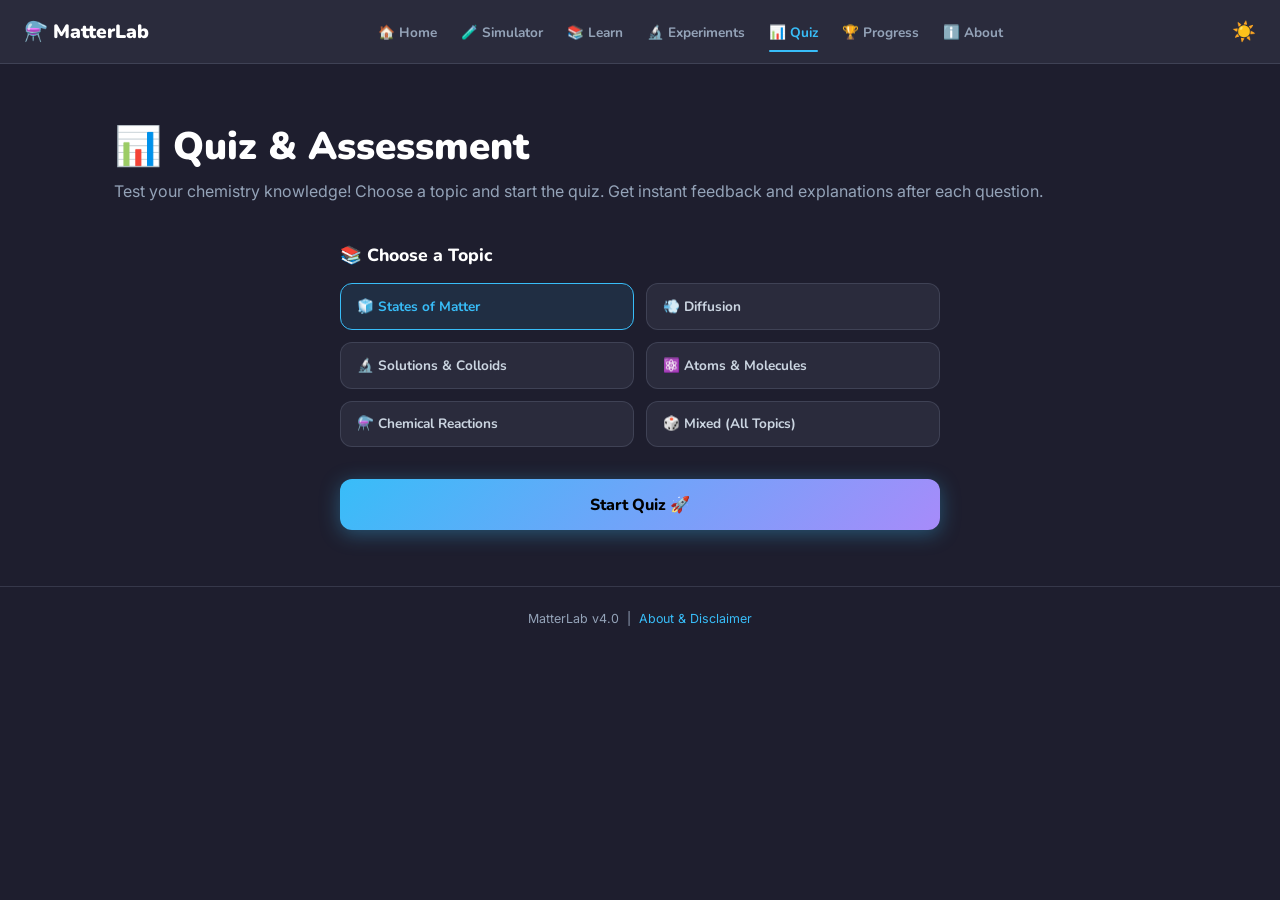
<file: quiz.html>
<!DOCTYPE html>
<html lang="en">
<head>
  <meta charset="UTF-8"/>
  <meta name="viewport" content="width=device-width, initial-scale=1.0"/>
  <meta name="description" content="MatterLab Quiz – Topic-wise MCQ quizzes for Class 6-10 chemistry. States of Matter, Diffusion, Tyndall Effect, Atoms and more. Instant feedback and scoring."/>
  <title>MatterLab – Quiz &amp; Assessment</title>
  <link rel="stylesheet" href="css/style.css"/>
  <link rel="stylesheet" href="css/pages.css"/>
  <link rel="preconnect" href="https://fonts.googleapis.com"/>
  <link rel="preconnect" href="https://fonts.gstatic.com" crossorigin/>
  <link href="https://fonts.googleapis.com/css2?family=Inter:wght@300;400;500;600;700;800;900&family=JetBrains+Mono:wght@400;500;600&family=Nunito:wght@400;600;700;800;900&display=swap" rel="stylesheet"/>
</head>
<body class="page-body">

  <nav class="global-navbar">
    <a href="index.html" class="nav-brand">⚗️ MatterLab</a>
    <ul class="nav-links">
      <li><a href="index.html">🏠 Home</a></li>
      <li><a href="simulator.html">🧪 Simulator</a></li>
      <li><a href="learn.html">📚 Learn</a></li>
      <li><a href="experiments.html">🔬 Experiments</a></li>
      <li><a href="quiz.html" class="active">📊 Quiz</a></li>
      <li><a href="dashboard.html">🏆 Progress</a></li>
      <li><a href="about.html">ℹ️ About</a></li>
    </ul>
    <div class="nav-right">
      <button id="btn-theme" style="background:none;border:none;cursor:pointer;font-size:1.2rem;color:var(--text-primary)">☀️</button>
      <button id="hamburger" class="hamburger">☰</button>
    </div>
  </nav>
  <div id="mobile-menu" class="mobile-menu">
    <a href="index.html">🏠 Home</a>
    <a href="simulator.html">🧪 Simulator</a>
    <a href="learn.html">📚 Learn</a>
    <a href="experiments.html">🔬 Experiments</a>
    <a href="quiz.html" class="active">📊 Quiz</a>
    <a href="dashboard.html">🏆 Progress</a>
    <a href="about.html">ℹ️ About</a>
  </div>

  <main class="page-section fade-up">
    <h1 class="section-title">📊 Quiz &amp; Assessment</h1>
    <p class="section-sub">Test your chemistry knowledge! Choose a topic and start the quiz. Get instant feedback and explanations after each question.</p>

    <!-- SETUP SCREEN -->
    <div class="quiz-setup" id="quiz-setup">
      <h2 style="font-family:var(--font-label);font-size:1.1rem;font-weight:800;margin-bottom:1rem;">📚 Choose a Topic</h2>
      <div class="quiz-topic-grid">
        <button class="quiz-topic-btn selected" data-topic="states">🧊 States of Matter</button>
        <button class="quiz-topic-btn" data-topic="diffusion">💨 Diffusion</button>
        <button class="quiz-topic-btn" data-topic="solutions">🔬 Solutions &amp; Colloids</button>
        <button class="quiz-topic-btn" data-topic="atoms">⚛️ Atoms &amp; Molecules</button>
        <button class="quiz-topic-btn" data-topic="reactions">⚗️ Chemical Reactions</button>
        <button class="quiz-topic-btn" data-topic="mixed">🎲 Mixed (All Topics)</button>
      </div>
      <button class="btn-primary" id="start-quiz-btn" style="width:100%;justify-content:center;margin-top:0.5rem;border-radius:var(--radius-md);">Start Quiz 🚀</button>
    </div>

    <!-- QUIZ ARENA -->
    <div class="quiz-arena" id="quiz-arena">
      <div class="quiz-progress-row">
        <div class="quiz-progress-bar"><div class="quiz-progress-fill" id="quiz-progress-fill" style="width:0%"></div></div>
        <div class="quiz-score-live" id="quiz-score-live">Q 1/10</div>
      </div>
      <div class="quiz-question-card" id="quiz-question-card">
        <div class="quiz-q-num" id="quiz-q-num">Question 1 of 10</div>
        <div class="quiz-q-text" id="quiz-q-text">Loading question...</div>
        <div class="quiz-options" id="quiz-options"></div>
        <div class="quiz-explanation" id="quiz-explanation"></div>
        <button class="quiz-next-btn" id="quiz-next-btn" onclick="nextQuestion()">Next Question →</button>
      </div>
    </div>

    <!-- RESULT SCREEN -->
    <div class="quiz-result" id="quiz-result">
      <div class="result-ring">
        <svg width="140" height="140" viewBox="0 0 140 140">
          <circle cx="70" cy="70" r="58" fill="none" stroke="var(--bg-card2)" stroke-width="10"/>
          <circle cx="70" cy="70" r="58" fill="none" stroke="url(#scoreGrad)" stroke-width="10"
            stroke-dasharray="364.4" id="score-circle" stroke-dashoffset="364.4" stroke-linecap="round"/>
          <defs>
            <linearGradient id="scoreGrad" x1="0%" y1="0%" x2="100%" y2="0%">
              <stop offset="0%" stop-color="#38bdf8"/>
              <stop offset="100%" stop-color="#a78bfa"/>
            </linearGradient>
          </defs>
        </svg>
        <div class="result-ring-text">
          <div class="result-percent" id="result-percent">0%</div>
          <div class="result-label">Score</div>
        </div>
      </div>
      <div class="result-msg" id="result-msg">Great work!</div>
      <p style="font-size:0.9rem;color:var(--text-muted);margin-bottom:1.5rem;" id="result-detail">You answered 0 out of 10 questions correctly.</p>
      <div style="display:flex;gap:0.75rem;justify-content:center;flex-wrap:wrap;">
        <button class="btn-primary" onclick="restartQuiz()">🔄 Try Again</button>
        <a href="learn.html" class="btn-secondary">📚 Review Theory</a>
        <a href="dashboard.html" class="btn-secondary">🏆 View Progress</a>
      </div>
    </div>
  </main>

  <footer style="text-align:center;padding:1.5rem;border-top:1px solid var(--border-subtle);font-size:0.78rem;color:var(--text-muted);">
    MatterLab v4.0 &nbsp;|&nbsp; <a href="about.html" style="color:var(--accent-primary);text-decoration:none;">About &amp; Disclaimer</a>
  </footer>

  <script src="js/shared-nav.js"></script>
  <script>
  'use strict';
  // ── QUESTION BANK ──────────────────────────────────────────────
  const QUESTION_BANK = {
    states: [
      { q: 'Which state of matter has a definite shape and definite volume?', opts: ['Gas', 'Liquid', 'Solid', 'Plasma'], ans: 2, exp: 'Solids have a definite shape because particles are tightly packed in fixed positions. They also have definite volume because particles cannot move freely.' },
      { q: 'What is the temperature at which ice melts to water at standard pressure?', opts: ['100°C', '37°C', '0°C', '-10°C'], ans: 2, exp: 'The melting point of ice (water) at standard atmospheric pressure is 0°C. At this temperature, solid and liquid water exist in equilibrium.' },
      { q: 'During boiling, the temperature of water remains at 100°C even though heat is supplied. This heat is called:', opts: ['Specific heat', 'Kinetic energy', 'Latent heat of vaporisation', 'Conduction heat'], ans: 2, exp: 'Latent heat of vaporisation is the heat energy absorbed by a liquid at its boiling point to convert to gas. During this phase change, temperature remains constant.' },
      { q: 'Which of the following substances undergoes sublimation?', opts: ['Water', 'Iron', 'Camphor', 'Mercury'], ans: 2, exp: 'Camphor undergoes sublimation — it converts directly from solid to gas without passing through the liquid state. Other examples: Iodine, Naphthalene, Dry Ice (CO₂).' },
      { q: 'In which state of matter is the intermolecular distance maximum?', opts: ['Solid', 'Liquid', 'Gas', 'Same in all states'], ans: 2, exp: 'Gas particles are very far apart from each other — intermolecular distances are much larger than in solids or liquids. This is why gases are highly compressible.' },
      { q: 'What happens to the kinetic energy of particles when temperature increases?', opts: ['Decreases', 'Remains same', 'Increases', 'Becomes zero'], ans: 2, exp: 'Temperature is directly related to the average kinetic energy of particles. Higher temperature = higher kinetic energy = faster moving particles.' },
      { q: 'The process of conversion of gas to liquid is called:', opts: ['Evaporation', 'Condensation', 'Sublimation', 'Melting'], ans: 1, exp: 'Condensation is the process where gas cools down and converts to liquid. Example: Water vapour in air condenses to form water droplets on a cold surface.' },
      { q: 'Which state of matter takes the shape of the container but has a fixed volume?', opts: ['Solid', 'Gas', 'Liquid', 'Plasma'], ans: 2, exp: 'Liquid particles can slide past each other, so they take the shape of their container. But they cannot be easily compressed, so volume remains fixed.' },
      { q: 'Latent heat of fusion for water is approximately:', opts: ['100 kJ/kg', '2260 kJ/kg', '334 kJ/kg', '4.18 kJ/kg'], ans: 2, exp: 'The latent heat of fusion of water (ice → water) is approximately 334 kJ/kg. This is why ice is effective as a coolant — it absorbs large amount of heat while melting.' },
      { q: 'At which point is the interparticle force of attraction strongest?', opts: ['Gas state', 'Liquid state', 'Solid state', 'During phase change'], ans: 2, exp: 'In solids, particles are very close together and the interparticle attractive forces are strongest, keeping them in fixed positions (crystal lattice).' },
    ],
    diffusion: [
      { q: 'Diffusion is the movement of particles from a region of:', opts: ['Low to high concentration', 'High to low concentration', 'Equal concentration', 'Hot to cold region'], ans: 1, exp: 'Diffusion occurs spontaneously from high concentration to low concentration due to the random motion of particles until the concentration becomes uniform throughout.' },
      { q: 'Which state of matter shows the fastest rate of diffusion?', opts: ['Solid', 'Liquid', 'Gas', 'All diffuse equally fast'], ans: 2, exp: 'Gases diffuse fastest because their particles have high kinetic energy, move rapidly, and the intermolecular spaces are large allowing free movement.' },
      { q: 'The smell of a perfume quickly spreads across a room. This is an example of:', opts: ['Evaporation only', 'Diffusion of gas', 'Osmosis', 'Convection'], ans: 1, exp: 'The perfume molecules (volatile liquid) evaporate and then diffuse through the air from the high concentration region (near bottle) to lower concentration regions (across the room).' },
      { q: 'How does temperature affect the rate of diffusion?', opts: ['Higher temp = slower diffusion', 'Higher temp = faster diffusion', 'Temperature has no effect', 'Only works at 0°C'], ans: 1, exp: 'Higher temperature increases the kinetic energy of particles, causing them to move faster. This increases the rate of diffusion significantly.' },
      { q: 'KMnO₄ crystals placed in water slowly spread their colour. This is:', opts: ['Diffusion in liquid', 'Diffusion in gas', 'Osmosis', 'Filtration'], ans: 0, exp: 'KMnO₄ (potassium permanganate) diffuses through water — this is diffusion in a liquid medium. The purple colour spreads from high to low concentration.' },
      { q: 'Graham\'s Law of Diffusion states that the rate of diffusion is inversely proportional to:', opts: ['Temperature', 'Square root of molar mass', 'Pressure', 'Volume'], ans: 1, exp: 'Graham\'s Law: Rate ∝ 1/√M. Lighter gases diffuse faster. NH₃ (M=17) diffuses faster than HCl (M=36.5).' },
      { q: 'The spreading of ink in water without stirring is due to:', opts: ['Evaporation', 'Diffusion', 'Capillary action', 'Osmosis'], ans: 1, exp: 'Ink particles move spontaneously from high concentration (drop area) to low concentration (rest of water) through diffusion.' },
      { q: 'Why does diffusion occur more rapidly in gases than in liquids?', opts: ['Gas particles are heavier', 'Gas particles have larger intermolecular spaces', 'Gas particles are smaller', 'Liquids are denser'], ans: 1, exp: 'Gas particles have very large intermolecular distances, meaning there is more free space for particles to move through. This allows much faster diffusion compared to liquids.' },
    ],
    solutions: [
      { q: 'Which type of mixture shows the Tyndall Effect?', opts: ['True solution', 'Colloid', 'Compound', 'Element'], ans: 1, exp: 'Colloids show the Tyndall Effect because their particles (1–100nm) are large enough to scatter light, making the beam visible. True solution particles are too small to scatter light.' },
      { q: 'The particle size in a true solution is:', opts: ['Greater than 100 nm', '1 nm to 100 nm', 'Less than 1 nm', 'Greater than 1 mm'], ans: 2, exp: 'In a true solution, solute particles are less than 1 nm in size. They are invisible to the naked eye and cannot be filtered. Example: Salt in water.' },
      { q: 'Milk is an example of a:', opts: ['True solution', 'Suspension', 'Colloid', 'Compound'], ans: 2, exp: 'Milk is a colloid where fat globules (0.1–10 μm) are dispersed in water. It shows Tyndall effect, appears white/opaque, and particles do not settle on standing.' },
      { q: 'In a suspension, particles will:', opts: ['Never settle', 'Settle on standing', 'Show Brownian motion only', 'Completely dissolve'], ans: 1, exp: 'Suspension particles are greater than 100nm and will settle under gravity when left undisturbed. Example: Chalk in water settles after some time.' },
      { q: 'Brownian motion in colloids is caused by:', opts: ['Gravity', 'Magnetic force', 'Unequal bombardment by surrounding molecules', 'Electric charge'], ans: 2, exp: 'Colloidal particles show random zigzag (Brownian) motion because they are continuously bombarded unequally by the much smaller surrounding fluid molecules.' },
      { q: 'Which of the following is NOT a colloid?', opts: ['Fog', 'Smoke', 'Salt solution', 'Blood'], ans: 2, exp: 'Salt solution is a TRUE SOLUTION — salt ions are less than 1nm and dissolve completely. Fog (water in air), smoke (carbon in air), and blood are all colloids.' },
      { q: 'The Tyndall Effect is the:', opts: ['Absorption of light by colloids', 'Scattering of light by colloidal particles', 'Reflection of light', 'Refraction of light'], ans: 1, exp: 'The Tyndall Effect is the scattering of a beam of light by the colloidal particles. The beam path becomes visible in the colloid but not in a true solution.' },
      { q: 'Which technique is used to separate colloids from true solutions?', opts: ['Filtration', 'Dialysis', 'Distillation', 'Crystallisation'], ans: 1, exp: 'Dialysis is used to separate colloidal particles from ionic (true solution) particles using a semi-permeable membrane. Used in dialysis machines for kidney patients.' },
    ],
    atoms: [
      { q: 'Who proposed the atomic theory stating atoms are indivisible particles?', opts: ['Rutherford', 'Bohr', 'John Dalton', 'Thomson'], ans: 2, exp: 'John Dalton proposed the atomic theory in 1808, stating that all matter is made of tiny indivisible particles called atoms. Each element has unique atoms.' },
      { q: 'The chemical formula of water is:', opts: ['H₂O₂', 'HO', 'H₂O', 'H₃O'], ans: 2, exp: 'Water (H₂O) consists of 2 hydrogen atoms and 1 oxygen atom per molecule. Dalton established these fixed ratios as the Law of Constant Proportions.' },
      { q: 'What is the SI unit of amount of substance?', opts: ['Gram', 'Kilogram', 'Litre', 'Mole'], ans: 3, exp: 'The mole is the SI unit for amount of substance. 1 mole = 6.022 × 10²³ particles (Avogadro\'s number). This applies to atoms, molecules, ions, etc.' },
      { q: 'The atomic mass of Carbon is approximately:', opts: ['1 u', '12 u', '14 u', '16 u'], ans: 1, exp: 'The atomic mass of Carbon (C) is approximately 12 atomic mass units (u or amu). Carbon-12 is the standard for the atomic mass scale.' },
      { q: 'Which law states that elements always combine in fixed mass ratios?', opts: ['Law of Conservation of Mass', 'Law of Constant Proportions', 'Graham\'s Law', 'Boyle\'s Law'], ans: 1, exp: 'Law of Constant Proportions (Proust\'s Law) states that a compound always contains elements combined in fixed mass ratios regardless of source. E.g., Water always = 2:1 H to O by number.' },
      { q: 'The formula mass of NaCl (common salt) is:', opts: ['23 u', '35.5 u', '58.5 u', '46 u'], ans: 2, exp: 'NaCl = Na (23 u) + Cl (35.5 u) = 58.5 u. This is the formula mass because NaCl forms an ionic lattice, not discrete molecules.' },
      { q: 'Ions are formed when atoms:', opts: ['Gain or lose electrons', 'Gain or lose protons', 'Gain or lose neutrons', 'Break apart'], ans: 0, exp: 'Ions form when atoms gain electrons (becoming negatively charged anions) or lose electrons (becoming positively charged cations). E.g., Na → Na⁺ + e⁻.' },
    ],
    reactions: [
      { q: 'In a chemical reaction, the Law of Conservation of Mass states:', opts: ['Mass of reactants > Mass of products', 'Mass of reactants = Mass of products', 'Mass of products > Mass of reactants', 'Mass changes randomly'], ans: 1, exp: 'Antoine Lavoisier\'s Law: Total mass of reactants = Total mass of products. Atoms are rearranged but not created or destroyed in chemical reactions.' },
      { q: 'Which type of reaction involves two or more substances combining to form a single product?', opts: ['Decomposition', 'Combination', 'Displacement', 'Redox'], ans: 1, exp: 'Combination reaction: A + B → AB. Example: 2Mg + O₂ → 2MgO (Magnesium burns in oxygen to form Magnesium oxide). Also called synthesis reaction.' },
      { q: 'Rusting of iron is an example of which type of reaction?', opts: ['Decomposition', 'Displacement', 'Oxidation (Slow combustion)', 'Endothermic'], ans: 2, exp: 'Rusting is a slow oxidation process: 4Fe + 3O₂ + 6H₂O → 4Fe(OH)₃. Iron reacts with oxygen and water in the environment to form iron oxide (rust).' },
      { q: 'A reaction that releases heat energy to the surroundings is called:', opts: ['Endothermic', 'Exothermic', 'Photochemical', 'Reversible'], ans: 1, exp: 'Exothermic reactions release heat energy. Examples: Combustion of fuels, neutralisation of acid-base, respiration. The products have less energy than reactants.' },
      { q: 'What are the substances that take part in a chemical reaction called?', opts: ['Products', 'Catalysts', 'Reactants', 'Inhibitors'], ans: 2, exp: 'Reactants are the starting substances in a chemical reaction. They are written on the LEFT side of a chemical equation. After reaction, they form PRODUCTS (right side).' },
      { q: 'In the equation: 2H₂ + O₂ → 2H₂O, what is the ratio of H₂ to O₂?', opts: ['1:1', '2:1', '1:2', '3:1'], ans: 1, exp: 'From the balanced equation, 2 moles of H₂ react with 1 mole of O₂. So the molar ratio H₂:O₂ = 2:1. Balancing ensures conservation of atoms on both sides.' },
    ],
  };

  // Mixed = all questions combined
  QUESTION_BANK.mixed = [];
  Object.values(QUESTION_BANK).forEach(function(arr) {
    if (Array.isArray(arr)) QUESTION_BANK.mixed = QUESTION_BANK.mixed.concat(arr);
  });

  // ── STATE ──────────────────────────────────────────────────────
  let currentTopic = 'states';
  let questions = [];
  let currentQ = 0;
  let score = 0;
  let answered = false;

  // ── TOPIC SELECTION ───────────────────────────────────────────
  document.querySelectorAll('.quiz-topic-btn').forEach(function(btn) {
    btn.addEventListener('click', function() {
      document.querySelectorAll('.quiz-topic-btn').forEach(function(b) { b.classList.remove('selected'); });
      btn.classList.add('selected');
      currentTopic = btn.dataset.topic;
    });
  });

  document.getElementById('start-quiz-btn').addEventListener('click', startQuiz);

  function shuffle(arr) {
    const a = arr.slice();
    for (let i = a.length - 1; i > 0; i--) {
      const j = Math.floor(Math.random() * (i + 1));
      [a[i], a[j]] = [a[j], a[i]];
    }
    return a;
  }

  function startQuiz() {
    const pool = QUESTION_BANK[currentTopic] || QUESTION_BANK.states;
    questions = shuffle(pool).slice(0, Math.min(10, pool.length));
    currentQ = 0;
    score = 0;
    answered = false;
    document.getElementById('quiz-setup').style.display = 'none';
    document.getElementById('quiz-result').classList.remove('show');
    document.getElementById('quiz-arena').classList.add('active');
    showQuestion();
  }

  function showQuestion() {
    if (currentQ >= questions.length) { showResult(); return; }
    answered = false;
    const q = questions[currentQ];
    document.getElementById('quiz-q-num').textContent = 'Question ' + (currentQ + 1) + ' of ' + questions.length;
    document.getElementById('quiz-q-text').textContent = q.q;
    document.getElementById('quiz-score-live').textContent = 'Q ' + (currentQ + 1) + '/' + questions.length + ' · Score: ' + score;
    document.getElementById('quiz-progress-fill').style.width = (currentQ / questions.length * 100) + '%';
    document.getElementById('quiz-explanation').classList.remove('show');
    document.getElementById('quiz-explanation').textContent = '';
    document.getElementById('quiz-next-btn').classList.remove('show');

    const letters = ['A', 'B', 'C', 'D'];
    const optContainer = document.getElementById('quiz-options');
    optContainer.innerHTML = '';
    q.opts.forEach(function(opt, i) {
      const btn = document.createElement('button');
      btn.className = 'quiz-option';
      btn.innerHTML = '<span class="option-letter">' + letters[i] + '</span>' + opt;
      btn.addEventListener('click', function() { selectAnswer(i, btn); });
      optContainer.appendChild(btn);
    });
  }

  function selectAnswer(idx, btn) {
    if (answered) return;
    answered = true;
    const q = questions[currentQ];
    const opts = document.querySelectorAll('.quiz-option');
    opts.forEach(function(o) { o.disabled = true; });
    if (idx === q.ans) {
      btn.classList.add('correct');
      score++;
    } else {
      btn.classList.add('wrong');
      opts[q.ans].classList.add('correct');
    }
    const expEl = document.getElementById('quiz-explanation');
    expEl.textContent = '💡 ' + q.exp;
    expEl.classList.add('show');
    document.getElementById('quiz-next-btn').classList.add('show');
  }

  function nextQuestion() {
    currentQ++;
    showQuestion();
  }

  function showResult() {
    document.getElementById('quiz-arena').classList.remove('active');
    const result = document.getElementById('quiz-result');
    result.classList.add('show');
    const pct = Math.round(score / questions.length * 100);
    document.getElementById('result-percent').textContent = pct + '%';
    const circumference = 364.4;
    document.getElementById('score-circle').style.strokeDashoffset = circumference - (pct / 100) * circumference;
    let msg = '';
    if (pct >= 90) msg = '🏆 Excellent! Master Chemist!';
    else if (pct >= 70) msg = '🎉 Great Job! Keep it up!';
    else if (pct >= 50) msg = '📚 Good effort! Review and retry.';
    else msg = '💪 Keep practicing! You can do it!';
    document.getElementById('result-msg').textContent = msg;
    document.getElementById('result-detail').textContent = 'You answered ' + score + ' out of ' + questions.length + ' questions correctly (' + pct + '%).';

    // Save to progress
    if (window.MLProgress) {
      MLProgress.increment('quiz-taken');
      const best = MLProgress.get('quiz-best-' + currentTopic, 0);
      if (pct > best) MLProgress.set('quiz-best-' + currentTopic, pct);
    }
  }

  function restartQuiz() {
    document.getElementById('quiz-result').classList.remove('show');
    document.getElementById('quiz-setup').style.display = '';
  }
  </script>
</body>
</html>
</file>
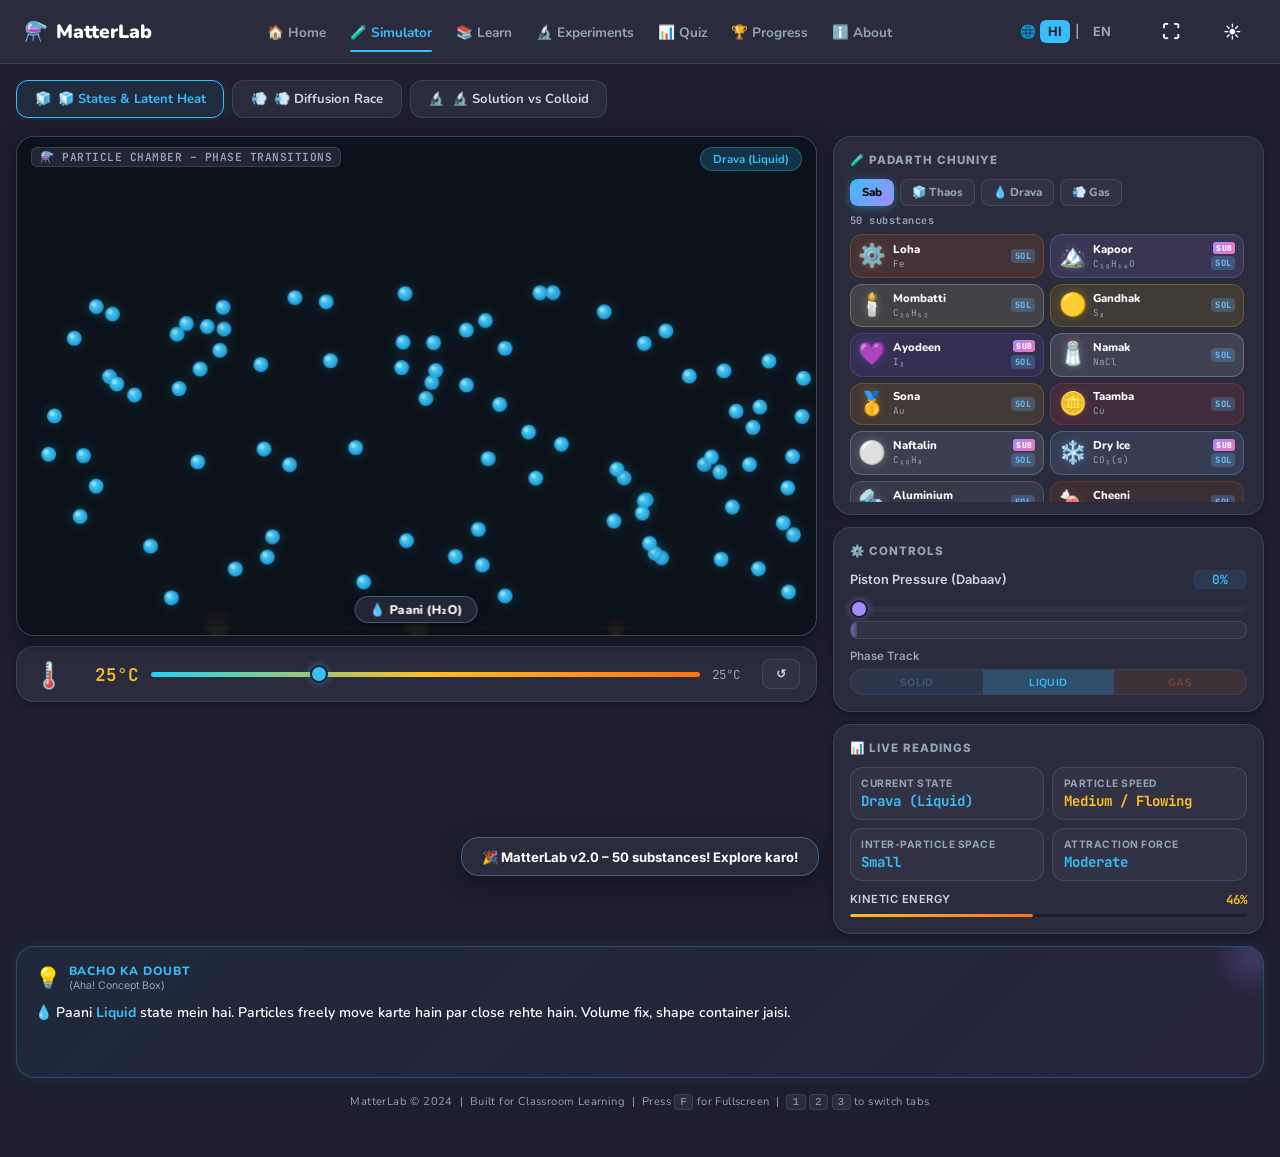
<file: simulator.html>
<!DOCTYPE html>
<html lang="en">
<head>
  <meta charset="UTF-8" />
  <meta name="viewport" content="width=device-width, initial-scale=1.0" />
  <meta name="description" content="MatterLab: K-10 Interactive Chemistry Simulator – Visualize particle physics, phase changes, diffusion, and colloid chemistry. Designed for Class 6-10 students with Hinglish support." />
  <meta name="keywords" content="chemistry, simulator, particles, phase change, diffusion, Tyndall effect, class 6 10, interactive, science lab" />
  <meta name="theme-color" content="#0b0f1a" />
  <title>MatterLab – K-10 Interactive Chemistry Simulator</title>
  <link rel="stylesheet" href="css/style.css" />
  <link rel="stylesheet" href="css/pages.css" />
  <!-- Preload fonts -->
  <link rel="preconnect" href="https://fonts.googleapis.com" />
  <link rel="preconnect" href="https://fonts.gstatic.com" crossorigin />
  <link href="https://fonts.googleapis.com/css2?family=Inter:wght@300;400;500;600;700;800;900&family=JetBrains+Mono:wght@400;500;600&family=Nunito:wght@400;600;700;800;900&display=swap" rel="stylesheet" />
</head>

<body>
  <!-- ═══════════════════════════════════════════
       GLOBAL NAVBAR
  ═══════════════════════════════════════════ -->
  <nav class="global-navbar">
    <a href="index.html" class="nav-brand">
      <span class="nav-logo" aria-hidden="true">⚗️</span> MatterLab
    </a>
    <ul class="nav-links">
      <li><a href="index.html">🏠 Home</a></li>
      <li><a href="simulator.html" class="active">🧪 Simulator</a></li>
      <li><a href="learn.html">📚 Learn</a></li>
      <li><a href="experiments.html">🔬 Experiments</a></li>
      <li><a href="quiz.html">📊 Quiz</a></li>
      <li><a href="dashboard.html">🏆 Progress</a></li>
      <li><a href="about.html">ℹ️ About</a></li>
    </ul>
    <div class="nav-right">
      <!-- Language Toggle -->
      <button id="lang-toggle" class="hdr-btn" aria-label="Toggle Language" title="Toggle Language (L)" style="background:transparent;border:none;color:var(--text-primary);cursor:pointer;display:flex;align-items:center;gap:0.3rem;">
        🌐
        <span class="lang-option active-lang" data-lang="hinglish" style="font-size:0.8rem;font-weight:700">HI</span>
        <span style="color:var(--text-muted);font-size:0.8rem">|</span>
        <span class="lang-option" data-lang="english" style="font-size:0.8rem;font-weight:700;color:var(--text-muted)">EN</span>
      </button>

      <button id="btn-fullscreen" class="hdr-btn" aria-label="Toggle Fullscreen (F)" title="Fullscreen" style="background:transparent;border:none;color:var(--text-primary);cursor:pointer;font-size:1.1rem;">
        ⛶
      </button>

      <!-- Theme toggle -->
      <button id="btn-theme" class="hdr-btn" aria-label="Toggle Theme" style="background:transparent;border:none;color:var(--text-primary);cursor:pointer;font-size:1.1rem;">
        ☀️
      </button>
    </div>
  </nav>

  <!-- MOBILE MENU -->
  <div id="mobile-menu" class="mobile-menu">
    <a href="index.html">🏠 Home</a>
    <a href="simulator.html" class="active">🧪 Simulator</a>
    <a href="learn.html">📚 Learn</a>
    <a href="experiments.html">🔬 Experiments</a>
    <a href="quiz.html">📊 Quiz</a>
    <a href="dashboard.html">🏆 Progress</a>
    <a href="about.html">ℹ️ About</a>
  </div>

  <!-- Tab loader bar -->
  <div class="tab-loader" id="tab-loader" aria-hidden="true"></div>

  <!-- ═══════════════════════════════════════════
       MAIN APP
  ═══════════════════════════════════════════ -->
  <main id="app-main" role="main">

    <!-- ── Module Navigation Tabs ── -->
    <div class="module-tabs" role="tablist" aria-label="Chemistry Modules">
      <button class="mod-tab active" data-tab="1" role="tab" aria-selected="true" aria-controls="tab-panel-1" id="tab-btn-1">
        🧊 <span class="tab-text">States &amp; Latent Heat</span>
      </button>
      <button class="mod-tab" data-tab="2" role="tab" aria-selected="false" aria-controls="tab-panel-2" id="tab-btn-2">
        💨 <span class="tab-text">Diffusion Race</span>
      </button>
      <button class="mod-tab" data-tab="3" role="tab" aria-selected="false" aria-controls="tab-panel-3" id="tab-btn-3">
        🔬 <span class="tab-text">Solution vs Colloid</span>
      </button>
    </div>

    <!-- ══════════════════════════════════════════
         SPLIT SCREEN LAB LAYOUT
    ══════════════════════════════════════════ -->
    <div class="lab-layout">

      <!-- ═══════════════════
           LEFT: CANVAS CHAMBER (65%)
      ═══════════════════ -->
      <section class="chamber-wrap" aria-label="Particle Chamber">
        <!-- Canvas Container -->
        <div class="canvas-container">
          <canvas id="particle-canvas" role="img" aria-label="Interactive particle physics simulation"></canvas>

          <!-- Overlay Labels -->
          <div class="chamber-label" id="chamber-label">⚗️ Particle Chamber – Phase Transitions</div>
          <div class="state-overlay-badge liquid" id="canvas-state-badge">Liquid</div>
          <!-- Substance name shown on canvas for classroom visibility -->
          <div class="canvas-sub-name" id="canvas-sub-name">💧 Paani (H₂O)</div>
        </div>

        <!-- Burner / Heat Control Bar -->
        <div class="heat-controls-bar" role="group" aria-label="Temperature Control">
          <span class="burner-icon" id="burner-icon" aria-hidden="true">🌡️</span>
          <div class="temp-display mid" id="temp-display">25°C</div>

          <!-- Diffusion burner icon (hidden when not on tab 2) -->
          <span class="burner-icon" id="diff-burner-icon" aria-hidden="true" style="display:none">🌡️</span>

          <!-- Temp slider (Tab 1) -->
          <input
            type="range"
            id="temp-slider"
            class="temp-slider"
            min="-50"
            max="200"
            value="25"
            step="1"
            aria-label="Temperature slider"
            style="flex:1"
          />
          <span id="temp-val" style="font-family:var(--font-mono);font-size:0.78rem;color:var(--text-muted);min-width:38px">25°C</span>

          <!-- Diff temp slider (Tab 2, hidden) -->
          <input
            type="range"
            id="diff-temp-slider"
            min="0"
            max="100"
            value="25"
            step="1"
            aria-label="Diffusion temperature slider"
            style="flex:1;display:none"
          />
          <span id="diff-temp-val" style="font-family:var(--font-mono);font-size:0.78rem;color:var(--text-muted);min-width:38px;display:none">25°C</span>

          <!-- Reset button -->
          <button id="btn-reset-chamber" class="sm-btn" aria-label="Reset Chamber" title="Reset Chamber">↺</button>
        </div>
      </section>

      <!-- ═══════════════════
           RIGHT: CONTROL PANEL (35%)
      ═══════════════════ -->
      <aside class="right-panel" aria-label="Control Panel">

        <!-- ══════════════════════════
             TAB 1 PANEL: States & Latent Heat
        ══════════════════════════ -->
        <div class="tab-panel active" data-tab-panel="1">

          <!-- Substance Picker – Generated Dynamically by main.js -->
          <div class="panel-card fade-in" style="padding-bottom:0.75rem">
            <div class="panel-card-title" id="substance-title">🧪 Padarth Chuniye (Substance)</div>
            <!-- Filter tabs + 50-substance scrollable grid built by main.js -->
            <div id="substance-picker"></div>
          </div>

          <!-- Controls -->
          <div class="panel-card fade-in">
            <div class="panel-card-title" id="controls-title">⚙️ Controls</div>

            <!-- Pressure Slider -->
            <div class="slider-group">
              <div class="slider-label">
                <span id="press-slider-label">Piston Pressure (Dabaav)</span>
                <span class="slider-val" id="pressure-val">0%</span>
              </div>
              <input
                type="range"
                id="pressure-slider"
                class="piston-slider"
                min="0"
                max="50"
                value="0"
                step="1"
                aria-label="Pressure slider"
              />
              <!-- Piston visual -->
              <div class="piston-visual" aria-hidden="true">
                <div class="piston-bar" id="piston-bar" style="width:0%">
                  <div class="piston-tip"></div>
                </div>
              </div>
            </div>

            <!-- Phase diagram track -->
            <div class="slider-label" style="margin-top:0.5rem">
              <span style="font-size:0.72rem;color:var(--text-muted)">Phase Track</span>
            </div>
            <div class="phase-track" aria-label="Phase state indicator">
              <div class="phase-seg seg-solid active-phase" id="phase-solid">
                <span id="phase-solid-lbl">SOLID</span>
              </div>
              <div class="phase-seg seg-liquid" id="phase-liquid">
                <span id="phase-liquid-lbl">LIQUID</span>
              </div>
              <div class="phase-seg seg-gas" id="phase-gas">
                <span id="phase-gas-lbl">GAS</span>
              </div>
            </div>

            <!-- Latent heat alert -->
            <div class="latent-alert" id="latent-alert" role="alert" aria-live="polite">
              <span>⚡</span>
              <span>Latent Heat Zone – Temperature Plateau!</span>
            </div>
          </div>

          <!-- Live Meters -->
          <div class="panel-card fade-in">
            <div class="panel-card-title" id="meters-title">📊 Live Readings</div>
            <div class="meters-grid">
              <!-- State -->
              <div class="meter-chip">
                <div class="meter-label" id="meter-state-label">Current State</div>
                <div class="meter-value" id="meter-state-val">Liquid</div>
              </div>
              <!-- Speed -->
              <div class="meter-chip">
                <div class="meter-label" id="meter-speed-label">Particle Speed</div>
                <div class="meter-value mid" id="meter-speed-val">Medium</div>
              </div>
              <!-- Space -->
              <div class="meter-chip">
                <div class="meter-label" id="meter-space-label">Inter-Particle Space</div>
                <div class="meter-value" id="meter-space-val">Moderate</div>
              </div>
              <!-- Attraction -->
              <div class="meter-chip">
                <div class="meter-label" id="meter-attract-label">Attraction Force</div>
                <div class="meter-value" id="meter-attract-val">Moderate</div>
              </div>
            </div>

            <!-- Kinetic Energy bar -->
            <div style="margin-top:0.6rem">
              <div class="slider-label">
                <span class="meter-label" id="meter-kinetic-label" style="font-size:0.7rem">Kinetic Energy</span>
                <span class="meter-value mid" id="meter-kinetic-val" style="font-size:0.78rem">50%</span>
              </div>
              <div class="meter-bar-wrap">
                <div class="meter-bar" id="meter-kinetic-bar" style="width:50%;background:linear-gradient(90deg,#38bdf8,#22d3ee)"></div>
              </div>
            </div>
          </div>

        </div>
        <!-- /Tab 1 Panel -->

        <!-- ══════════════════════════
             TAB 2 PANEL: Diffusion
        ══════════════════════════ -->
        <div class="tab-panel" data-tab-panel="2">

          <!-- Controls -->
          <div class="panel-card fade-in">
            <div class="panel-card-title" id="diff-ctrl-title">💨 Diffusion Controls</div>

            <!-- Barrier status -->
            <div class="barrier-status on" id="barrier-status">🚧 BARRIER: ON</div>

            <!-- Remove Barrier btn -->
            <button id="btn-remove-barrier" class="action-btn danger" style="margin-top:0.65rem" aria-label="Toggle Barrier">
              🚧 Remove Barrier
            </button>

            <!-- Diffusion % meter -->
            <div style="margin-top:0.85rem">
              <div class="slider-label">
                <span class="meter-label" id="meter-diff-label" style="font-size:0.75rem;font-weight:700;color:var(--text-secondary)">Diffusion %</span>
                <span class="meter-value green" id="meter-diff-val" style="font-size:0.82rem">0%</span>
              </div>
              <div class="meter-bar-wrap" style="height:5px">
                <div class="meter-bar" id="meter-diff-bar" style="width:0%;background:linear-gradient(90deg,#4ade80,#22d3ee)"></div>
              </div>
            </div>

            <!-- Legend -->
            <div class="diffusion-legend" style="margin-top:0.85rem">
              <div>
                <span class="legend-dot" style="background:#38bdf8"></span>
                Gas
              </div>
              <div>
                <span class="legend-dot" style="background:#f472b6"></span>
                Perfume / Smoke
              </div>
            </div>

            <!-- Temp slider label (shown in heat bar) -->
            <div style="margin-top:0.6rem">
              <div class="slider-label">
                <span id="diff-temp-label" style="font-size:0.8rem;font-weight:600;color:var(--text-secondary)">Temperature – Diffusion Speed</span>
              </div>
              <p style="font-size:0.72rem;color:var(--text-muted);margin-top:0.25rem">↑ Use the temperature slider below the chamber</p>
            </div>
          </div>

          <!-- Info card -->
          <div class="panel-card fade-in" style="background:linear-gradient(135deg,rgba(167,139,250,0.07),rgba(244,114,182,0.07));border-color:rgba(167,139,250,0.3)">
            <div class="panel-card-title">💡 How It Works</div>
            <p style="font-size:0.8rem;color:var(--text-secondary);line-height:1.65;font-family:var(--font-label);font-weight:600">
              Particles always move from <em style="color:var(--accent-primary)">high concentration → low concentration</em>. Remove the barrier and watch the gases mix naturally. Higher temperature = faster diffusion (Graham's Law)!
            </p>
          </div>

          <!-- Live meters for diffusion -->
          <div class="panel-card fade-in">
            <div class="panel-card-title" id="meters-title-2">📊 Live Readings</div>
            <div class="meters-grid">
              <div class="meter-chip">
                <div class="meter-label">Gas Speed</div>
                <div class="meter-value" id="diff-speed-val">Medium</div>
              </div>
              <div class="meter-chip">
                <div class="meter-label">Barrier</div>
                <div class="meter-value" id="diff-barrier-val" style="color:var(--accent-hot)">Active</div>
              </div>
            </div>
          </div>

        </div>
        <!-- /Tab 2 Panel -->

        <!-- ══════════════════════════
             TAB 3 PANEL: Solution / Colloid
        ══════════════════════════ -->
        <div class="tab-panel" data-tab-panel="3">

          <!-- Solution type selector -->
          <div class="panel-card fade-in">
            <div class="panel-card-title" id="solution-title">🫧 Solution Type</div>
            <div class="solute-grid">
              <!-- Salt -->
              <button class="solute-btn active-sol" data-sol="salt" aria-label="Salt True Solution">
                <span class="sol-icon">🧂</span>
                <span class="sol-name">Namak (Salt)</span>
              </button>
              <!-- Sand -->
              <button class="solute-btn" data-sol="sand" aria-label="Sand Suspension">
                <span class="sol-icon">🏖️</span>
                <span class="sol-name">Baalu (Sand)</span>
              </button>
              <!-- Colloid -->
              <button class="solute-btn" data-sol="colloid" aria-label="Milk Fog Colloid">
                <span class="sol-icon">🥛</span>
                <span class="sol-name">Doodh / Fog</span>
              </button>
            </div>

            <!-- Add solute -->
            <button id="btn-add-solute" class="action-btn success" style="margin-top:0.65rem" aria-label="Add more solute">
              ➕ Add Solute
            </button>
          </div>

          <!-- Tyndall Test -->
          <div class="panel-card fade-in">
            <div class="panel-card-title" id="torch-title">🔦 Tyndall Test (Laser)</div>

            <!-- Toggle -->
            <div class="toggle-row">
              <span class="toggle-label">Toggle Laser / Torch Beam</span>
              <label class="toggle-switch" aria-label="Toggle laser beam">
                <input type="checkbox" id="laser-toggle" />
                <span class="toggle-slider"></span>
              </label>
            </div>

            <!-- Tyndall status -->
            <div class="tyndall-status">
              <div class="beam-indicator" id="beam-indicator"></div>
              <span id="tyndall-status-text">⬛ Laser Off</span>
            </div>

            <!-- Explanation -->
            <div style="margin-top:0.6rem;padding:0.5rem 0.65rem;background:var(--bg-card2);border-radius:var(--radius-md);border:1px solid var(--border-subtle)">
              <p style="font-size:0.74rem;color:var(--text-muted);line-height:1.6;font-family:var(--font-label);font-weight:600">
                🔬 <strong style="color:var(--accent-green)">Colloids:</strong> Beam scatters → visible path<br/>
                ✅ <strong style="color:var(--accent-primary)">True Solutions:</strong> Beam passes through invisible
              </p>
            </div>
          </div>

          <!-- Type reference card -->
          <div class="panel-card fade-in" style="background:linear-gradient(135deg,rgba(74,222,128,0.07),rgba(56,189,248,0.07));border-color:rgba(74,222,128,0.3)">
            <div class="panel-card-title">📋 Quick Reference</div>
            <div style="display:flex;flex-direction:column;gap:0.45rem;font-size:0.75rem;font-family:var(--font-label);font-weight:700">
              <div style="display:flex;justify-content:space-between;align-items:center;padding:0.3rem 0.5rem;background:rgba(56,189,248,0.1);border-radius:8px;border:1px solid rgba(56,189,248,0.25)">
                <span>🧂 True Solution</span>
                <span style="color:var(--accent-primary);font-size:0.68rem">No Tyndall</span>
              </div>
              <div style="display:flex;justify-content:space-between;align-items:center;padding:0.3rem 0.5rem;background:rgba(251,191,36,0.1);border-radius:8px;border:1px solid rgba(251,191,36,0.25)">
                <span>🏖️ Suspension</span>
                <span style="color:var(--accent-amber);font-size:0.68rem">Settles down</span>
              </div>
              <div style="display:flex;justify-content:space-between;align-items:center;padding:0.3rem 0.5rem;background:rgba(167,139,250,0.1);border-radius:8px;border:1px solid rgba(167,139,250,0.25)">
                <span>🥛 Colloid</span>
                <span style="color:var(--accent-secondary);font-size:0.68rem">Tyndall Effect ✨</span>
              </div>
            </div>
          </div>

        </div>
        <!-- /Tab 3 Panel -->

      </aside>
      <!-- /Right Panel -->

    </div>
    <!-- /Lab Layout -->

    <!-- ══════════════════════════════════════════
         AHA! BOX (Full width, below split screen)
    ══════════════════════════════════════════ -->
    <div id="aha-box" role="region" aria-label="Educational explanation" aria-live="polite">
      <div class="aha-header">
        <span class="aha-emoji" aria-hidden="true">💡</span>
        <div>
          <div class="aha-title" id="aha-title">Bacho ka Doubt</div>
          <div class="aha-subtitle" id="aha-subtitle">(Aha! Concept Box)</div>
        </div>
      </div>
      <p id="aha-text">
        💡 Temperature slider hilao aur dekho particles kaise phase change karte hain! <em>Melt aur Boil points</em> par special Latent Heat effect aata hai.
      </p>
    </div>

    <!-- Footer -->
    <footer class="footer-strip" role="contentinfo">
      MatterLab &copy; 2024 &nbsp;|&nbsp; Built for Classroom Learning &nbsp;|&nbsp;
      Press <kbd style="background:var(--bg-card);padding:1px 5px;border-radius:4px;border:1px solid var(--border-subtle);font-size:0.7rem">F</kbd> for Fullscreen &nbsp;|&nbsp;
      <kbd style="background:var(--bg-card);padding:1px 5px;border-radius:4px;border:1px solid var(--border-subtle);font-size:0.7rem">1</kbd>
      <kbd style="background:var(--bg-card);padding:1px 5px;border-radius:4px;border:1px solid var(--border-subtle);font-size:0.7rem">2</kbd>
      <kbd style="background:var(--bg-card);padding:1px 5px;border-radius:4px;border:1px solid var(--border-subtle);font-size:0.7rem">3</kbd> to switch tabs
    </footer>

  </main>

  <!-- Toast notification -->
  <div class="toast" role="status" aria-live="polite"></div>

  <!-- ── Scripts ── -->
  <script src="js/matter-lab.js"></script>
  <script src="js/main.js"></script>

  <!-- Inline: fix temp slider show/hide on tab switch & diff temp controls -->
  <script>
    // Sync the heat bar controls with active tab
    document.querySelectorAll('.mod-tab').forEach(btn => {
      btn.addEventListener('click', () => {
        const tab = parseInt(btn.dataset.tab);
        const tempSlider   = document.getElementById('temp-slider');
        const tempVal      = document.getElementById('temp-val');
        const diffSlider   = document.getElementById('diff-temp-slider');
        const diffVal      = document.getElementById('diff-temp-val');
        const diffBurner   = document.getElementById('diff-burner-icon');
        const mainBurner   = document.getElementById('burner-icon');
        const tempDisplay  = document.getElementById('temp-display');

        if (tab === 1) {
          tempSlider.style.display  = '';
          tempVal.style.display     = '';
          diffSlider.style.display  = 'none';
          diffVal.style.display     = 'none';
          diffBurner.style.display  = 'none';
          mainBurner.style.display  = '';
          tempDisplay.style.display = '';
        } else if (tab === 2) {
          tempSlider.style.display  = 'none';
          tempVal.style.display     = 'none';
          diffSlider.style.display  = '';
          diffVal.style.display     = '';
          diffBurner.style.display  = '';
          mainBurner.style.display  = 'none';
          tempDisplay.style.display = 'none';
        } else {
          tempSlider.style.display  = 'none';
          tempVal.style.display     = 'none';
          diffSlider.style.display  = 'none';
          diffVal.style.display     = 'none';
          diffBurner.style.display  = 'none';
          mainBurner.style.display  = 'none';
          tempDisplay.style.display = 'none';
        }

        // Update Tab 2 live meters
        const diffBarrierVal = document.getElementById('diff-barrier-val');
        if (diffBarrierVal) {
          // Will update via onFrame
        }
      });
    });

    // Update diff-speed-val and diff-barrier-val from MatterLab frames
    const origOnFrame = null;
    window.addEventListener('load', () => {
      const origFn = window.MatterLab ? window.MatterLab.onFrame : null;
      if (window.MatterLab) {
        const _orig = window.MatterLab.onFrame;
        window.MatterLab.onFrame = (data) => {
          if (_orig) _orig(data);
          // Extra: update Tab 2 fields
          const dspeed = document.getElementById('diff-speed-val');
          const dbarr  = document.getElementById('diff-barrier-val');
          if (dspeed) {
            const spd = window.MatterLab.getState().diffTemp;
            dspeed.textContent = spd > 65 ? 'Very Fast' : spd > 35 ? 'Fast' : spd > 15 ? 'Medium' : 'Slow';
            dspeed.style.color = spd > 65 ? 'var(--accent-hot)' : spd > 35 ? 'var(--accent-amber)' : 'var(--accent-primary)';
          }
          if (dbarr) {
            const barrierOn = window.MatterLab.getState().barrierActive;
            dbarr.textContent = barrierOn ? 'Active' : 'Removed';
            dbarr.style.color = barrierOn ? 'var(--accent-hot)' : 'var(--accent-green)';
          }
        };
      }
    });
  </script>
  <script src="js/shared-nav.js"></script>
</body>
</html>
</file>
<file: css/style.css>
/* =========================================
   MatterLab – K-10 Interactive Chemistry Simulator
   style.css – Full Design System
   ========================================= */

@import url('https://fonts.googleapis.com/css2?family=Inter:wght@300;400;500;600;700;800;900&family=JetBrains+Mono:wght@400;500;600&family=Nunito:wght@400;600;700;800;900&display=swap');

/* ── CSS Variables ── */
:root {
  /* ═══════════════════════════════════════════
     SOFT DARK THEME (v4.7 — 2026-09-30)
     Changed from jet-black to soft dark purple-navy
     for better readability at low screen brightness
     bg-base: #0b0f1a → #1e1e2e
     bg-card: #1a2236 → #2a2b3c
     text-primary: #e2e8f0 → #ffffff
     text-secondary: #94a3b8 → #cbd5e1
  ═══════════════════════════════════════════ */

  /* Backgrounds — Soft Dark */
  --bg-base:       #1e1e2e;   /* main page bg — soft dark purple-navy */
  --bg-surface:    #252637;   /* slightly lighter surface */
  --bg-card:       #2a2b3c;   /* card background */
  --bg-card2:      #313244;   /* secondary card / hover bg */
  --bg-glass:      rgba(42, 43, 60, 0.80); /* glassmorphism */
  --border-subtle: rgba(160, 170, 200, 0.18); /* slightly brighter border */
  --border-glow:   rgba(99, 179, 237, 0.40);

  /* Brand / Accent — unchanged */
  --accent-primary:  #38bdf8;
  --accent-secondary:#a78bfa;
  --accent-hot:      #f97316;
  --accent-cold:     #22d3ee;
  --accent-green:    #4ade80;
  --accent-amber:    #fbbf24;
  --accent-pink:     #f472b6;
  --accent-red:      #f87171;

  /* Text — High Contrast for low brightness screens */
  --text-primary:  #ffffff;   /* pure white — max visibility */
  --text-secondary:#cbd5e1;   /* soft white-blue — menus & subtitles */
  --text-muted:    #94a3b8;   /* muted — less important info */
  --text-inverse:  #1e1e2e;

  /* Fonts */
  --font-ui:    'Inter', sans-serif;
  --font-label: 'Nunito', sans-serif;
  --font-mono:  'JetBrains Mono', monospace;

  /* Spacing */
  --radius-sm: 8px;
  --radius-md: 12px;
  --radius-lg: 18px;
  --radius-xl: 24px;

  /* Shadows */
  --shadow-sm:   0 2px 8px rgba(0,0,0,0.30);
  --shadow-md:   0 6px 24px rgba(0,0,0,0.40);
  --shadow-glow: 0 0 24px rgba(56,189,248,0.20);

  /* Transitions */
  --transition: 0.25s cubic-bezier(0.4, 0, 0.2, 1);
  --transition-slow: 0.45s cubic-bezier(0.4, 0, 0.2, 1);

  /* Tab active colors */
  --tab-1: #38bdf8;
  --tab-2: #a78bfa;
  --tab-3: #4ade80;
}

/* ── Light Mode ──
   v4.6 FIX: CSS variables + direct overrides with !important
   Dono approach use ki gayi taaki 100% work kare
*/
html.light-mode {
  --bg-base:       #eef2f7;
  --bg-surface:    #f8fafc;
  --bg-card:       #ffffff;
  --bg-card2:      #f1f5f9;
  --bg-glass:      rgba(255, 255, 255, 0.88);
  --border-subtle: rgba(100, 116, 139, 0.20);
  --border-glow:   rgba(56, 189, 248, 0.40);
  --text-primary:  #0f172a;
  --text-secondary:#475569;
  --text-muted:    #94a3b8;
  --text-inverse:  #ffffff;
  --shadow-sm:     0 2px 8px rgba(0,0,0,0.08);
  --shadow-md:     0 6px 24px rgba(0,0,0,0.12);
}

/* Direct overrides — guaranteed to apply even if variable cascade fails */
html.light-mode body,
html.light-mode .page-body {
  background: #eef2f7 !important;
  color: #0f172a !important;
}
html.light-mode .global-navbar {
  background: rgba(255,255,255,0.92) !important;
  border-bottom-color: rgba(100,116,139,0.2) !important;
}
html.light-mode .nav-brand,
html.light-mode .nav-links a,
html.light-mode .section-title,
html.light-mode .hfc-title,
html.light-mode .topic-title,
html.light-mode .exp-title,
html.light-mode .dash-card-title {
  color: #0f172a !important;
}
html.light-mode .nav-links a.active { color: #0ea5e9 !important; }
html.light-mode .section-sub,
html.light-mode .hfc-desc,
html.light-mode .topic-body,
html.light-mode .feature-desc,
html.light-mode .step-text,
html.light-mode .pt-label,
html.light-mode .ai-text { color: #475569 !important; }
html.light-mode .home-feature-card,
html.light-mode .topic-card,
html.light-mode .exp-card,
html.light-mode .quiz-question-card,
html.light-mode .quiz-option,
html.light-mode .dash-card,
html.light-mode .dash-stat-card,
html.light-mode .about-card,
html.light-mode .glossary-item {
  background: #ffffff !important;
  border-color: rgba(100,116,139,0.18) !important;
}
html.light-mode .topic-card-header,
html.light-mode .exp-header { background: #f8fafc !important; }
html.light-mode .exp-header:hover { background: #f1f5f9 !important; }
html.light-mode .filter-chip { background: #ffffff !important; color: #64748b !important; }
html.light-mode .filter-chip.active { background: #38bdf8 !important; color: #000 !important; }
html.light-mode .hero-section,
html.light-mode .home-hero { background: #eef2f7 !important; }
html.light-mode .stats-bar { border-color: rgba(100,116,139,0.15) !important; }
html.light-mode .activity-item { background: #f1f5f9 !important; }
html.light-mode .quiz-option { background: #f8fafc !important; color: #475569 !important; }
html.light-mode .mobile-menu { background: #ffffff !important; }

/* ── Reset & Base ── */
*, *::before, *::after { box-sizing: border-box; margin: 0; padding: 0; }

html {
  scroll-behavior: smooth;
  font-size: 16px;
}

body {
  font-family: var(--font-ui);
  background: var(--bg-base);
  color: var(--text-primary);
  min-height: 100vh;
  overflow-x: hidden;
  transition: background var(--transition-slow), color var(--transition-slow);
}

/* ── Scrollbar ── */
::-webkit-scrollbar { width: 6px; height: 6px; }
::-webkit-scrollbar-track { background: var(--bg-surface); }
::-webkit-scrollbar-thumb { background: var(--border-subtle); border-radius: 99px; }
::-webkit-scrollbar-thumb:hover { background: var(--accent-primary); }

/* ═══════════════════════════════════════════
   HEADER
═══════════════════════════════════════════ */
#app-header {
  position: sticky;
  top: 0;
  z-index: 1000;
  background: var(--bg-glass);
  backdrop-filter: blur(18px) saturate(160%);
  -webkit-backdrop-filter: blur(18px) saturate(160%);
  border-bottom: 1px solid var(--border-subtle);
  padding: 0 1.25rem;
  height: 64px;
  display: flex;
  align-items: center;
  justify-content: space-between;
  gap: 1rem;
}

.header-brand {
  display: flex;
  align-items: center;
  gap: 0.75rem;
  flex-shrink: 0;
}

.brand-icon {
  width: 40px;
  height: 40px;
  background: linear-gradient(135deg, var(--accent-primary), var(--accent-secondary));
  border-radius: var(--radius-md);
  display: flex;
  align-items: center;
  justify-content: center;
  font-size: 1.25rem;
  box-shadow: var(--shadow-glow);
  animation: iconPulse 3s ease-in-out infinite;
}

@keyframes iconPulse {
  0%, 100% { box-shadow: 0 0 16px rgba(56,189,248,0.3); }
  50%       { box-shadow: 0 0 28px rgba(167,139,250,0.5); }
}

.brand-text-wrap { line-height: 1.15; }

.brand-title {
  font-size: 1.35rem;
  font-weight: 800;
  background: linear-gradient(90deg, var(--accent-primary), var(--accent-secondary));
  -webkit-background-clip: text;
  -webkit-text-fill-color: transparent;
  background-clip: text;
  letter-spacing: -0.5px;
}

.brand-subtitle {
  font-size: 0.68rem;
  color: var(--text-muted);
  font-family: var(--font-label);
  letter-spacing: 0.5px;
  font-weight: 600;
  text-transform: uppercase;
}

.header-controls {
  display: flex;
  align-items: center;
  gap: 0.6rem;
}

/* Header Buttons */
.hdr-btn {
  display: flex;
  align-items: center;
  gap: 0.4rem;
  padding: 0.42rem 0.85rem;
  border: 1px solid var(--border-subtle);
  border-radius: var(--radius-md);
  background: var(--bg-card);
  color: var(--text-secondary);
  font-size: 0.8rem;
  font-weight: 600;
  font-family: var(--font-ui);
  cursor: pointer;
  transition: all var(--transition);
  white-space: nowrap;
}
.hdr-btn:hover {
  border-color: var(--accent-primary);
  color: var(--accent-primary);
  background: rgba(56,189,248,0.08);
  transform: translateY(-1px);
  box-shadow: var(--shadow-sm);
}
.hdr-btn.active {
  background: linear-gradient(135deg, var(--accent-primary), var(--accent-secondary));
  border-color: transparent;
  color: var(--text-inverse);
  box-shadow: var(--shadow-glow);
}

#lang-toggle .lang-option {
  padding: 0.22rem 0.5rem;
  border-radius: 6px;
  font-size: 0.75rem;
  transition: background var(--transition);
}
#lang-toggle .lang-option.active-lang {
  background: var(--accent-primary);
  color: var(--text-inverse);
}

/* ═══════════════════════════════════════════
   MAIN APP LAYOUT
═══════════════════════════════════════════ */
#app-main {
  padding: 1rem 1rem 2rem;
  max-width: 1600px;
  margin: 0 auto;
}

/* ── Module Tabs ── */
.module-tabs {
  display: flex;
  gap: 0.5rem;
  margin-bottom: 1rem;
  overflow-x: auto;
  padding-bottom: 2px;
}
.module-tabs::-webkit-scrollbar { height: 3px; }

.mod-tab {
  padding: 0.55rem 1.1rem;
  border-radius: var(--radius-md);
  border: 1.5px solid var(--border-subtle);
  background: var(--bg-card);
  color: var(--text-secondary);
  font-size: 0.82rem;
  font-weight: 700;
  font-family: var(--font-label);
  cursor: pointer;
  transition: all var(--transition);
  white-space: nowrap;
  display: flex;
  align-items: center;
  gap: 0.45rem;
}

.mod-tab[data-tab="1"]:hover,
.mod-tab[data-tab="1"].active {
  border-color: var(--tab-1);
  color: var(--tab-1);
  background: rgba(56,189,248,0.08);
  box-shadow: 0 0 16px rgba(56,189,248,0.18);
}

.mod-tab[data-tab="2"]:hover,
.mod-tab[data-tab="2"].active {
  border-color: var(--tab-2);
  color: var(--tab-2);
  background: rgba(167,139,250,0.08);
  box-shadow: 0 0 16px rgba(167,139,250,0.18);
}

.mod-tab[data-tab="3"]:hover,
.mod-tab[data-tab="3"].active {
  border-color: var(--tab-3);
  color: var(--tab-3);
  background: rgba(74,222,128,0.08);
  box-shadow: 0 0 16px rgba(74,222,128,0.18);
}

/* ── Split Screen Layout ── */
.lab-layout {
  display: grid;
  grid-template-columns: 65fr 35fr;
  gap: 1rem;
  min-height: 580px;
}

/* ── Canvas Chamber ── */
.chamber-wrap {
  display: flex;
  flex-direction: column;
  gap: 0.65rem;
}

.canvas-container {
  position: relative;
  background: var(--bg-card);
  border: 1.5px solid var(--border-subtle);
  border-radius: var(--radius-lg);
  overflow: hidden;
  box-shadow: var(--shadow-md);
  aspect-ratio: 16 / 10;
}

#particle-canvas {
  width: 100%;
  height: 100%;
  display: block;
  cursor: crosshair;
}

/* Chamber label overlay */
.chamber-label {
  position: absolute;
  top: 10px;
  left: 14px;
  font-size: 0.7rem;
  font-family: var(--font-mono);
  font-weight: 600;
  color: var(--text-muted);
  background: var(--bg-glass);
  padding: 2px 8px;
  border-radius: 6px;
  border: 1px solid var(--border-subtle);
  pointer-events: none;
  letter-spacing: 0.5px;
  text-transform: uppercase;
}

/* State badge in canvas */
.state-overlay-badge {
  position: absolute;
  top: 10px;
  right: 14px;
  font-size: 0.72rem;
  font-weight: 700;
  font-family: var(--font-label);
  padding: 3px 12px;
  border-radius: 99px;
  pointer-events: none;
  transition: all var(--transition);
}
.state-overlay-badge.solid  { background: rgba(99,179,237,0.2); color: #63b3ed; border: 1px solid #63b3ed55; }
.state-overlay-badge.liquid { background: rgba(56,189,248,0.2); color: #38bdf8; border: 1px solid #38bdf855; }
.state-overlay-badge.gas    { background: rgba(249,115,22,0.2); color: #f97316; border: 1px solid #f9731655; }
.state-overlay-badge.plasma { background: rgba(244,63,94,0.2);  color: #f43f5e; border: 1px solid #f43f5e55; }

/* ── Burner / Cooling Controls ── */
.heat-controls-bar {
  display: flex;
  align-items: center;
  gap: 0.75rem;
  background: var(--bg-card);
  border: 1.5px solid var(--border-subtle);
  border-radius: var(--radius-lg);
  padding: 0.7rem 1rem;
  box-shadow: var(--shadow-sm);
}

.burner-icon {
  font-size: 1.6rem;
  transition: all var(--transition);
  flex-shrink: 0;
}

.temp-display {
  font-family: var(--font-mono);
  font-size: 1.1rem;
  font-weight: 600;
  min-width: 62px;
  text-align: right;
  flex-shrink: 0;
}

.temp-display.hot  { color: var(--accent-hot); }
.temp-display.cold { color: var(--accent-cold); }
.temp-display.mid  { color: var(--accent-amber); }

/* ── Right Panel ── */
.right-panel {
  display: flex;
  flex-direction: column;
  gap: 0.75rem;
  min-width: 0;
}

/* ── Cards ── */
.panel-card {
  background: var(--bg-card);
  border: 1.5px solid var(--border-subtle);
  border-radius: var(--radius-lg);
  padding: 1rem;
  box-shadow: var(--shadow-sm);
  transition: border-color var(--transition);
}
.panel-card:hover { border-color: var(--border-glow); }

.panel-card-title {
  font-size: 0.72rem;
  font-weight: 800;
  letter-spacing: 1px;
  text-transform: uppercase;
  color: var(--text-muted);
  margin-bottom: 0.75rem;
  display: flex;
  align-items: center;
  gap: 0.4rem;
}

/* ══════════════════════════════════════
   SUBSTANCE PICKER v2.0
   50 Substances – Filter Tabs + Scrollable Grid
══════════════════════════════════════ */

/* Filter tabs row */
.sub-filter-tabs {
  display: flex;
  gap: 0.35rem;
  margin-bottom: 0.5rem;
  flex-wrap: wrap;
}

.sub-filter-btn {
  padding: 0.3rem 0.7rem;
  border-radius: var(--radius-sm);
  border: 1.5px solid var(--border-subtle);
  background: var(--bg-card2);
  color: var(--text-muted);
  font-size: 0.72rem;
  font-weight: 800;
  font-family: var(--font-label);
  cursor: pointer;
  transition: all var(--transition);
  white-space: nowrap;
}
.sub-filter-btn:hover {
  border-color: var(--accent-primary);
  color: var(--accent-primary);
  background: rgba(56,189,248,0.1);
}
.sub-filter-btn.active {
  background: linear-gradient(135deg, var(--accent-primary), var(--accent-secondary));
  border-color: transparent;
  color: #000;
  box-shadow: 0 2px 10px rgba(56,189,248,0.4);
}

/* Count badge */
.sub-count-badge {
  font-size: 0.64rem;
  font-weight: 700;
  font-family: var(--font-mono);
  color: var(--text-muted);
  margin-bottom: 0.45rem;
  letter-spacing: 0.5px;
}

/* Scrollable substance grid */
.sub-scroll-grid {
  display: grid;
  grid-template-columns: 1fr 1fr;
  gap: 0.38rem;
  max-height: 268px;
  overflow-y: auto;
  padding-right: 3px;
  scrollbar-width: thin;
  scrollbar-color: var(--border-subtle) transparent;
}
.sub-scroll-grid::-webkit-scrollbar { width: 4px; }
.sub-scroll-grid::-webkit-scrollbar-track { background: transparent; }
.sub-scroll-grid::-webkit-scrollbar-thumb { background: var(--border-subtle); border-radius: 99px; }

/* Individual substance card */
.sub-card {
  display: flex;
  align-items: center;
  gap: 0.38rem;
  padding: 0.42rem 0.48rem;
  border-radius: var(--radius-md);
  border: 1.5px solid var(--sub-brd, var(--border-subtle));
  background: var(--sub-bg, var(--bg-card2));
  cursor: pointer;
  transition: all 0.22s cubic-bezier(0.4, 0, 0.2, 1);
  text-align: left;
  position: relative;
  overflow: hidden;
}
.sub-card::before {
  content: '';
  position: absolute;
  inset: 0;
  background: linear-gradient(135deg, var(--sub-bg, transparent), transparent);
  opacity: 0;
  transition: opacity var(--transition);
  pointer-events: none;
}
.sub-card:hover {
  border-color: var(--sub-clr, var(--accent-primary));
  box-shadow: 0 0 14px var(--sub-glow, rgba(56,189,248,0.25));
  transform: translateY(-2px) scale(1.01);
}
.sub-card:hover::before { opacity: 1; }
.sub-card.active-sub {
  border-color: var(--sub-clr, var(--accent-primary));
  background: var(--sub-bg, rgba(56,189,248,0.1));
  box-shadow: 0 0 18px var(--sub-glow, rgba(56,189,248,0.4)),
              inset 0 0 10px var(--sub-bg, rgba(56,189,248,0.08));
}
.sub-card.active-sub::after {
  content: '✓';
  position: absolute;
  top: 3px;
  right: 4px;
  font-size: 0.58rem;
  font-weight: 900;
  color: var(--sub-clr, var(--accent-primary));
  opacity: 0.8;
}

/* Card emoji */
.sub-card-emoji {
  font-size: 1.4rem;
  flex-shrink: 0;
  line-height: 1;
  filter: drop-shadow(0 0 4px var(--sub-glow, transparent));
  transition: filter var(--transition);
}
.sub-card:hover .sub-card-emoji,
.sub-card.active-sub .sub-card-emoji {
  filter: drop-shadow(0 0 8px var(--sub-glow, transparent));
}

/* Card text info */
.sub-card-info {
  display: flex;
  flex-direction: column;
  gap: 0.08rem;
  min-width: 0;
  flex: 1;
}
.sub-card-name {
  font-size: 0.71rem;
  font-weight: 800;
  font-family: var(--font-label);
  color: var(--text-primary);
  white-space: nowrap;
  overflow: hidden;
  text-overflow: ellipsis;
  line-height: 1.2;
}
.sub-card-formula {
  font-family: var(--font-mono);
  font-size: 0.58rem;
  color: var(--text-muted);
  white-space: nowrap;
  overflow: hidden;
  text-overflow: ellipsis;
}

/* Right badges */
.sub-card-right {
  display: flex;
  flex-direction: column;
  align-items: flex-end;
  gap: 0.15rem;
  flex-shrink: 0;
}
.sub-card-badge {
  font-size: 0.55rem;
  font-weight: 900;
  text-transform: uppercase;
  padding: 1px 4px;
  border-radius: 4px;
  font-family: var(--font-mono);
  letter-spacing: 0.4px;
}
.sub-card-badge.solid  { background: rgba(99,179,237,0.25);  color: #63b3ed; }
.sub-card-badge.liquid { background: rgba(56,189,248,0.25);  color: #38bdf8; }
.sub-card-badge.gas    { background: rgba(249,115,22,0.25);  color: #f97316; }

.sub-card-special {
  font-size: 0.5rem;
  font-weight: 900;
  background: linear-gradient(135deg, #a78bfa, #f472b6);
  color: white;
  padding: 1px 3px;
  border-radius: 3px;
  font-family: var(--font-mono);
  letter-spacing: 0.3px;
  text-transform: uppercase;
}

/* Canvas substance name overlay */
.canvas-sub-name {
  position: absolute;
  bottom: 12px;
  left: 50%;
  transform: translateX(-50%);
  font-size: 0.78rem;
  font-weight: 800;
  font-family: var(--font-label);
  color: var(--text-primary);
  background: var(--bg-glass);
  padding: 4px 14px;
  border-radius: 99px;
  border: 1px solid var(--border-glow);
  pointer-events: none;
  white-space: nowrap;
  backdrop-filter: blur(8px);
  -webkit-backdrop-filter: blur(8px);
  letter-spacing: 0.3px;
  box-shadow: var(--shadow-sm);
}

/* Legacy substance buttons (kept for backward compat) */
.substance-btn {
  display: none;
}

/* ── Sliders ── */
.slider-group { margin-bottom: 0.65rem; }
.slider-label {
  display: flex;
  justify-content: space-between;
  align-items: center;
  margin-bottom: 0.4rem;
}
.slider-label span:first-child { font-size: 0.8rem; font-weight: 600; color: var(--text-secondary); }
.slider-val {
  font-family: var(--font-mono);
  font-size: 0.8rem;
  font-weight: 600;
  color: var(--accent-primary);
  background: rgba(56,189,248,0.1);
  padding: 1px 7px;
  border-radius: 6px;
  min-width: 54px;
  text-align: center;
}

input[type="range"] {
  -webkit-appearance: none;
  appearance: none;
  width: 100%;
  height: 5px;
  background: var(--bg-card2);
  border-radius: 99px;
  outline: none;
  cursor: pointer;
  position: relative;
}
input[type="range"]::-webkit-slider-thumb {
  -webkit-appearance: none;
  width: 18px;
  height: 18px;
  border-radius: 50%;
  background: var(--accent-primary);
  box-shadow: 0 0 8px rgba(56,189,248,0.5);
  cursor: grab;
  transition: all var(--transition);
  border: 2px solid var(--bg-base);
}
input[type="range"]::-webkit-slider-thumb:active { cursor: grabbing; transform: scale(1.2); }
input[type="range"].piston-slider::-webkit-slider-thumb { background: var(--accent-secondary); box-shadow: 0 0 8px rgba(167,139,250,0.5); }
input[type="range"].temp-slider { background: linear-gradient(to right, var(--accent-cold), var(--accent-amber), var(--accent-hot)); }

/* ── Live Meters ── */
.meters-grid {
  display: grid;
  grid-template-columns: 1fr 1fr;
  gap: 0.5rem;
}

.meter-chip {
  background: var(--bg-card2);
  border: 1px solid var(--border-subtle);
  border-radius: var(--radius-md);
  padding: 0.55rem 0.65rem;
  display: flex;
  flex-direction: column;
  gap: 0.2rem;
  transition: all var(--transition);
}
.meter-chip:hover { border-color: var(--border-glow); }

.meter-label { font-size: 0.64rem; color: var(--text-muted); font-weight: 700; text-transform: uppercase; letter-spacing: 0.5px; }
.meter-value {
  font-family: var(--font-mono);
  font-size: 0.88rem;
  font-weight: 700;
  color: var(--accent-primary);
  transition: color var(--transition);
}
.meter-value.hot  { color: var(--accent-hot); }
.meter-value.cold { color: var(--accent-cold); }
.meter-value.mid  { color: var(--accent-amber); }
.meter-value.green { color: var(--accent-green); }

.meter-bar-wrap { height: 3px; background: var(--bg-base); border-radius: 99px; overflow: hidden; margin-top: 2px; }
.meter-bar { height: 100%; border-radius: 99px; transition: width 0.5s ease, background 0.5s ease; }

/* ── Action Buttons ── */
.action-btn {
  width: 100%;
  padding: 0.65rem;
  border-radius: var(--radius-md);
  border: none;
  font-size: 0.85rem;
  font-weight: 700;
  font-family: var(--font-label);
  cursor: pointer;
  transition: all var(--transition);
  display: flex;
  align-items: center;
  justify-content: center;
  gap: 0.5rem;
}
.action-btn.primary {
  background: linear-gradient(135deg, var(--accent-primary), var(--accent-secondary));
  color: var(--text-inverse);
  box-shadow: var(--shadow-glow);
}
.action-btn.primary:hover { opacity: 0.88; transform: translateY(-2px); box-shadow: 0 8px 28px rgba(56,189,248,0.35); }
.action-btn.danger {
  background: linear-gradient(135deg, #f97316, #ef4444);
  color: white;
}
.action-btn.danger:hover { opacity: 0.88; transform: translateY(-2px); }
.action-btn.success {
  background: linear-gradient(135deg, #4ade80, #22d3ee);
  color: var(--text-inverse);
}
.action-btn.success:hover { opacity: 0.88; transform: translateY(-2px); }
.action-btn.purple {
  background: linear-gradient(135deg, var(--accent-secondary), var(--accent-pink));
  color: white;
}
.action-btn.purple:hover { opacity: 0.88; transform: translateY(-2px); }

/* Smaller inline buttons */
.sm-btn {
  padding: 0.38rem 0.8rem;
  border-radius: var(--radius-sm);
  border: 1.5px solid var(--border-subtle);
  background: var(--bg-card2);
  color: var(--text-secondary);
  font-size: 0.76rem;
  font-weight: 700;
  font-family: var(--font-label);
  cursor: pointer;
  transition: all var(--transition);
}
.sm-btn:hover { border-color: var(--accent-primary); color: var(--accent-primary); }
.sm-btn.active { border-color: var(--accent-primary); background: rgba(56,189,248,0.12); color: var(--accent-primary); }

/* ── Toggle Switch ── */
.toggle-row {
  display: flex;
  align-items: center;
  justify-content: space-between;
  gap: 0.5rem;
  margin-bottom: 0.6rem;
}
.toggle-label { font-size: 0.8rem; font-weight: 600; color: var(--text-secondary); }

.toggle-switch {
  position: relative;
  width: 44px;
  height: 24px;
  flex-shrink: 0;
}
.toggle-switch input { opacity: 0; width: 0; height: 0; }
.toggle-slider {
  position: absolute;
  cursor: pointer;
  inset: 0;
  background: var(--bg-card2);
  border: 1.5px solid var(--border-subtle);
  border-radius: 99px;
  transition: all var(--transition);
}
.toggle-slider::before {
  content: '';
  position: absolute;
  width: 16px;
  height: 16px;
  left: 3px;
  bottom: 3px;
  background: var(--text-muted);
  border-radius: 50%;
  transition: all var(--transition);
}
.toggle-switch input:checked + .toggle-slider {
  background: var(--accent-primary);
  border-color: var(--accent-primary);
  box-shadow: 0 0 10px rgba(56,189,248,0.45);
}
.toggle-switch input:checked + .toggle-slider::before {
  transform: translateX(20px);
  background: white;
}

/* ── Aha Box ── */
#aha-box {
  background: linear-gradient(135deg, rgba(56,189,248,0.07), rgba(167,139,250,0.07));
  border: 1.5px solid rgba(56,189,248,0.25);
  border-radius: var(--radius-lg);
  padding: 1rem 1.1rem;
  box-shadow: 0 0 20px rgba(56,189,248,0.08);
  position: relative;
  overflow: hidden;
  margin-top: 0.75rem;
}

#aha-box::before {
  content: '';
  position: absolute;
  top: -30px; right: -30px;
  width: 80px; height: 80px;
  background: radial-gradient(circle, rgba(167,139,250,0.2), transparent 70%);
  border-radius: 50%;
  pointer-events: none;
}

.aha-header {
  display: flex;
  align-items: center;
  gap: 0.5rem;
  margin-bottom: 0.6rem;
}
.aha-emoji { font-size: 1.3rem; }
.aha-title {
  font-size: 0.75rem;
  font-weight: 800;
  text-transform: uppercase;
  letter-spacing: 0.8px;
  color: var(--accent-primary);
  font-family: var(--font-label);
}
.aha-subtitle { font-size: 0.66rem; color: var(--text-muted); }

#aha-text {
  font-size: 0.875rem;
  font-family: var(--font-label);
  font-weight: 600;
  color: var(--text-primary);
  line-height: 1.65;
  min-height: 60px;
  transition: opacity 0.3s ease;
}

#aha-text em {
  color: var(--accent-primary);
  font-style: normal;
  font-weight: 700;
}

#aha-text strong {
  color: var(--accent-amber);
}

/* ── Tab Content Visibility ── */
.tab-content { display: none; }
.tab-content.active { display: contents; }

/* Used for full-panel visibility */
.tab-panel { display: none; flex-direction: column; gap: 0.75rem; }
.tab-panel.active { display: flex; }

/* ── Diffusion specific ── */
.diffusion-legend {
  display: flex;
  gap: 1rem;
  align-items: center;
  justify-content: center;
  font-size: 0.78rem;
  font-weight: 600;
  color: var(--text-secondary);
}
.legend-dot {
  width: 10px; height: 10px;
  border-radius: 50%;
  display: inline-block;
  margin-right: 4px;
}

.barrier-status {
  text-align: center;
  font-size: 0.78rem;
  font-weight: 700;
  padding: 0.3rem 0.75rem;
  border-radius: 99px;
  font-family: var(--font-mono);
  transition: all var(--transition);
}
.barrier-status.on  { background: rgba(249,115,22,0.15); color: var(--accent-hot); border: 1px solid rgba(249,115,22,0.4); }
.barrier-status.off { background: rgba(74,222,128,0.15); color: var(--accent-green); border: 1px solid rgba(74,222,128,0.4); }

/* ── Solution / Colloid ── */
.solute-grid {
  display: grid;
  grid-template-columns: repeat(3, 1fr);
  gap: 0.4rem;
}

.solute-btn {
  padding: 0.5rem 0.3rem;
  border-radius: var(--radius-md);
  border: 1.5px solid var(--border-subtle);
  background: var(--bg-card2);
  color: var(--text-secondary);
  font-size: 0.76rem;
  font-weight: 700;
  font-family: var(--font-label);
  cursor: pointer;
  transition: all var(--transition);
  text-align: center;
  display: flex;
  flex-direction: column;
  align-items: center;
  gap: 0.2rem;
}
.solute-btn .sol-icon { font-size: 1.2rem; }
.solute-btn.active-sol { border-color: var(--accent-green); color: var(--accent-green); background: rgba(74,222,128,0.1); }
.solute-btn:hover:not(.active-sol) { border-color: var(--border-glow); }

.tyndall-status {
  display: flex;
  align-items: center;
  gap: 0.5rem;
  padding: 0.45rem 0.8rem;
  border-radius: var(--radius-md);
  background: var(--bg-card2);
  border: 1px solid var(--border-subtle);
  font-size: 0.78rem;
  font-weight: 600;
}
.beam-indicator {
  width: 8px; height: 8px;
  border-radius: 50%;
  background: var(--text-muted);
  transition: all var(--transition);
  flex-shrink: 0;
}
.beam-indicator.visible  { background: #fbbf24; box-shadow: 0 0 10px #fbbf24; animation: beamPulse 1s ease-in-out infinite; }
.beam-indicator.invisible { background: var(--accent-green); box-shadow: 0 0 8px var(--accent-green); }

@keyframes beamPulse {
  0%, 100% { opacity: 1; }
  50%       { opacity: 0.5; }
}

/* ── Fullscreen Mode ── */
body.fullscreen-mode #app-header {
  height: 52px;
}
body.fullscreen-mode #app-main {
  padding: 0.5rem;
}
body.fullscreen-mode .lab-layout {
  grid-template-columns: 68fr 32fr;
}

/* ── Latent heat plateau indicator ── */
.latent-alert {
  display: flex;
  align-items: center;
  gap: 0.5rem;
  padding: 0.5rem 0.75rem;
  background: rgba(251,191,36,0.12);
  border: 1px solid rgba(251,191,36,0.4);
  border-radius: var(--radius-md);
  font-size: 0.78rem;
  font-weight: 700;
  color: var(--accent-amber);
  font-family: var(--font-label);
  animation: latentPulse 2s ease-in-out infinite;
  display: none;
}
.latent-alert.visible { display: flex; }

@keyframes latentPulse {
  0%, 100% { opacity: 1; border-color: rgba(251,191,36,0.4); }
  50%       { opacity: 0.7; border-color: rgba(251,191,36,0.7); }
}

/* ── Phase diagram mini ── */
.phase-track {
  display: flex;
  align-items: center;
  gap: 0;
  border-radius: var(--radius-md);
  overflow: hidden;
  height: 26px;
  margin-top: 0.3rem;
  border: 1px solid var(--border-subtle);
}
.phase-seg {
  flex: 1;
  height: 100%;
  display: flex;
  align-items: center;
  justify-content: center;
  font-size: 0.65rem;
  font-weight: 700;
  font-family: var(--font-label);
  transition: all var(--transition);
  opacity: 0.35;
  letter-spacing: 0.3px;
}
.phase-seg.active-phase { opacity: 1; }
.phase-seg.seg-solid  { background: rgba(99,179,237,0.25); color: #63b3ed; }
.phase-seg.seg-liquid { background: rgba(56,189,248,0.25); color: #38bdf8; }
.phase-seg.seg-gas    { background: rgba(249,115,22,0.25); color: #f97316; }

/* ── Pressure piston visual ── */
.piston-visual {
  height: 18px;
  background: var(--bg-card2);
  border-radius: var(--radius-sm);
  border: 1px solid var(--border-subtle);
  overflow: hidden;
  position: relative;
  margin-top: 0.3rem;
}
.piston-bar {
  height: 100%;
  background: linear-gradient(90deg, rgba(167,139,250,0.6), rgba(167,139,250,0.2));
  border-radius: var(--radius-sm);
  transition: width 0.4s ease;
  display: flex;
  align-items: center;
  justify-content: flex-end;
  padding-right: 6px;
}
.piston-tip {
  width: 4px;
  height: 14px;
  background: var(--accent-secondary);
  border-radius: 2px;
  box-shadow: 0 0 6px var(--accent-secondary);
}

/* ═══════════════════════════════════════════
   RESPONSIVE
═══════════════════════════════════════════ */
@media (max-width: 1100px) {
  .lab-layout {
    grid-template-columns: 1fr;
  }
  .canvas-container { aspect-ratio: 16/9; }
  .right-panel { flex-direction: row; flex-wrap: wrap; }
  .right-panel .panel-card { flex: 1 1 240px; }
  #aha-box { flex: 1 1 100%; }
}

@media (max-width: 768px) {
  html { font-size: 14px; }
  #app-header { height: 56px; padding: 0 0.75rem; }
  .brand-subtitle { display: none; }
  .hdr-btn span:not(.lang-option) { display: none; }
  #app-main { padding: 0.6rem 0.6rem 1.5rem; }
  .module-tabs { gap: 0.4rem; }
  .mod-tab { font-size: 0.78rem; padding: 0.45rem 0.8rem; }
  .lab-layout { gap: 0.75rem; }
  .right-panel { flex-direction: column; }
  .substance-grid { grid-template-columns: repeat(3, 1fr); }
  .meters-grid { grid-template-columns: repeat(2, 1fr); }
}

@media (max-width: 480px) {
  .brand-title { font-size: 1.1rem; }
  .substance-btn .sub-icon { font-size: 1.1rem; }
  .meters-grid { grid-template-columns: 1fr 1fr; }
}

/* ── Animations ── */
@keyframes fadeIn {
  from { opacity: 0; transform: translateY(8px); }
  to   { opacity: 1; transform: translateY(0); }
}

.fade-in { animation: fadeIn 0.3s ease forwards; }

@keyframes shimmer {
  0%   { background-position: -200% center; }
  100% { background-position:  200% center; }
}

.shimmer-text {
  background: linear-gradient(90deg, var(--accent-primary) 25%, var(--accent-secondary) 50%, var(--accent-primary) 75%);
  background-size: 200% auto;
  -webkit-background-clip: text;
  -webkit-text-fill-color: transparent;
  background-clip: text;
  animation: shimmer 3s linear infinite;
}

/* Particle trail fade */
@keyframes particleGlow {
  0%   { box-shadow: 0 0 6px currentColor; }
  100% { box-shadow: 0 0 14px currentColor; }
}

/* Footer / credits strip */
.footer-strip {
  text-align: center;
  padding: 1rem;
  font-size: 0.7rem;
  color: var(--text-muted);
  font-family: var(--font-label);
  letter-spacing: 0.4px;
}
.footer-strip a { color: var(--accent-primary); text-decoration: none; }

/* Notification toast */
.toast {
  position: fixed;
  bottom: 1.5rem;
  left: 50%;
  transform: translateX(-50%) translateY(80px);
  background: var(--bg-card);
  border: 1px solid var(--border-glow);
  border-radius: var(--radius-lg);
  padding: 0.65rem 1.25rem;
  font-size: 0.82rem;
  font-weight: 700;
  color: var(--text-primary);
  box-shadow: var(--shadow-md);
  z-index: 9999;
  transition: transform 0.4s cubic-bezier(0.34, 1.56, 0.64, 1);
  pointer-events: none;
}
.toast.show { transform: translateX(-50%) translateY(0); }

/* Tyndall beam animation */
@keyframes beamSweep {
  0%   { opacity: 0.6; }
  50%  { opacity: 1; }
  100% { opacity: 0.6; }
}

/* Loading bar on tab switch */
.tab-loader {
  height: 2px;
  background: linear-gradient(90deg, var(--accent-primary), var(--accent-secondary));
  position: fixed;
  top: 64px;
  left: 0;
  width: 0%;
  z-index: 999;
  border-radius: 0 2px 2px 0;
  transition: width 0.4s ease;
}
.tab-loader.loading { width: 80%; }
.tab-loader.done    { width: 100%; opacity: 0; transition: width 0.2s ease, opacity 0.3s 0.2s ease; }

/* ══════════════════════════════════════
   MULTIPAGE & GLOBAL NAVBAR
══════════════════════════════════════ */
.global-navbar {
  height: 64px;
  display: flex;
  justify-content: space-between;
  align-items: center;
  padding: 0 1.5rem;
  background: var(--bg-card);
  border-bottom: 1.5px solid var(--border-subtle);
  position: sticky;
  top: 0;
  z-index: 1000;
  backdrop-filter: blur(8px);
}
.global-navbar .nav-brand {
  display: flex;
  align-items: center;
  gap: 0.5rem;
  font-family: var(--font-label);
  font-weight: 900;
  font-size: 1.2rem;
  color: var(--text-primary);
  text-decoration: none;
}
.nav-links {
  display: flex;
  gap: 1.5rem;
  list-style: none;
  margin: 0;
  padding: 0;
}
.nav-links a {
  text-decoration: none;
  color: var(--text-muted);
  font-family: var(--font-label);
  font-weight: 700;
  font-size: 0.85rem;
  transition: color 0.2s;
}
.nav-links a:hover {
  color: var(--text-primary);
}
.nav-links a.active {
  color: var(--accent-primary);
  position: relative;
}
.nav-links a.active::after {
  content: '';
  position: absolute;
  bottom: -10px;
  left: 0;
  right: 0;
  height: 2px;
  background: var(--accent-primary);
  border-radius: 2px;
}
.nav-right {
  display: flex;
  align-items: center;
  gap: 1rem;
}
.hero-section {
  display: flex;
  flex-direction: column;
  align-items: center;
  justify-content: center;
  min-height: calc(100vh - 64px);
  text-align: center;
  padding: 2rem;
  background: radial-gradient(circle at center, var(--bg-card2) 0%, var(--bg-base) 100%);
}
.hero-title {
  font-family: var(--font-label);
  font-size: clamp(2.5rem, 5vw, 4.5rem);
  font-weight: 900;
  margin-bottom: 1rem;
  background: linear-gradient(135deg, var(--accent-primary), var(--accent-secondary));
  -webkit-background-clip: text;
  background-clip: text; /* v4.1 FIX: standard property for cross-browser compatibility */
  color: transparent;
  line-height: 1.1;
}
.hero-subtitle {
  font-size: 1.2rem;
  color: var(--text-secondary);
  max-width: 600px;
  margin-bottom: 2.5rem;
  line-height: 1.6;
}
.hero-btn {
  padding: 1rem 2.5rem;
  font-size: 1.1rem;
  font-family: var(--font-label);
  font-weight: 800;
  color: #000;
  background: linear-gradient(135deg, var(--accent-primary), var(--accent-secondary));
  border-radius: 99px;
  text-decoration: none;
  transition: transform 0.2s, box-shadow 0.2s;
  box-shadow: 0 4px 14px rgba(56, 189, 248, 0.4);
}
.hero-btn:hover {
  transform: translateY(-2px);
  box-shadow: 0 6px 20px rgba(56, 189, 248, 0.6);
}
.features-grid {
  display: grid;
  grid-template-columns: repeat(auto-fit, minmax(280px, 1fr));
  gap: 1.5rem;
  max-width: 1000px;
  width: 100%;
  margin-top: 4rem;
}
.feature-card {
  background: var(--bg-card);
  border: 1px solid var(--border-subtle);
  border-radius: var(--radius-lg);
  padding: 1.8rem;
  text-align: left;
  transition: transform 0.2s, border-color 0.2s;
}
.feature-card a {
  text-decoration: none;
  color: inherit;
  display: block;
}
.feature-card:hover {
  transform: translateY(-5px);
  border-color: var(--accent-primary);
  box-shadow: 0 8px 24px rgba(0,0,0,0.2);
}
.feature-icon {
  font-size: 2.5rem;
  margin-bottom: 1rem;
}
.feature-title {
  font-family: var(--font-label);
  font-size: 1.2rem;
  font-weight: 800;
  color: var(--text-primary);
  margin-bottom: 0.5rem;
}
.feature-desc {
  font-size: 0.9rem;
  color: var(--text-muted);
  line-height: 1.5;
}
@media (max-width: 768px) {
  .nav-links { display: none; } /* Add hamburger later if requested */
  .hero-title { font-size: 2.5rem; }
}
</file>
<file: css/pages.css>
/* ================================================================
   MatterLab – pages.css  (loaded by all non-simulator pages)
   Shared styles for: Home, Learn, Experiments, Quiz, Dashboard, About
   v4.0 — 2026-09-29
================================================================ */

/* ── Page wrapper ── */
.page-body { min-height: 100vh; background: var(--bg-base); color: var(--text-primary); }

/* ── Section wrapper ── */
.page-section {
  max-width: 1100px;
  margin: 0 auto;
  padding: 3.5rem 1.5rem;
}
.section-title {
  font-family: var(--font-label);
  font-size: clamp(1.6rem, 3vw, 2.4rem);
  font-weight: 900;
  margin-bottom: 0.4rem;
}
.section-sub {
  color: var(--text-muted);
  font-size: 1rem;
  margin-bottom: 2.5rem;
  line-height: 1.5;
}

/* ━━━━━━━━━━━━━━━━━━━━━━━━━━━━━━━
   HOME PAGE
━━━━━━━━━━━━━━━━━━━━━━━━━━━━━━━ */
.home-hero {
  position: relative;
  overflow: hidden;
  min-height: calc(100vh - 64px);
  display: flex;
  flex-direction: column;
  align-items: center;
  justify-content: center;
  text-align: center;
  padding: 2rem 1.5rem 4rem;
  background: radial-gradient(ellipse 80% 60% at 50% 0%, rgba(56,189,248,0.10) 0%, transparent 70%),
              radial-gradient(ellipse 60% 40% at 80% 80%, rgba(167,139,250,0.08) 0%, transparent 70%),
              var(--bg-base);
}
.home-hero canvas#hero-canvas {
  position: absolute; inset: 0; width: 100%; height: 100%;
  opacity: 0.35; pointer-events: none; z-index: 0;
}
.home-hero > * { position: relative; z-index: 1; }

.hero-badge {
  display: inline-flex;
  align-items: center;
  gap: 0.4rem;
  padding: 0.35rem 0.9rem;
  border-radius: 99px;
  border: 1px solid rgba(56,189,248,0.35);
  background: rgba(56,189,248,0.08);
  font-size: 0.78rem;
  font-weight: 700;
  color: var(--accent-primary);
  margin-bottom: 1.5rem;
  font-family: var(--font-label);
  letter-spacing: 0.3px;
}
.home-hero-title {
  font-family: var(--font-label);
  font-size: clamp(2.8rem, 6vw, 5rem);
  font-weight: 900;
  line-height: 1.05;
  margin-bottom: 1.2rem;
  background: linear-gradient(135deg, #e2e8f0 0%, var(--accent-primary) 60%, var(--accent-secondary) 100%);
  -webkit-background-clip: text;
  background-clip: text; /* v4.1 FIX: standard property for cross-browser compatibility */
  color: transparent;
}
.home-hero-sub {
  max-width: 580px;
  font-size: 1.15rem;
  color: var(--text-secondary);
  line-height: 1.7;
  margin-bottom: 2.5rem;
}
.hero-btns {
  display: flex;
  gap: 1rem;
  flex-wrap: wrap;
  justify-content: center;
  margin-bottom: 4rem;
}
.btn-primary {
  padding: 0.9rem 2.2rem;
  border-radius: 99px;
  font-family: var(--font-label);
  font-weight: 800;
  font-size: 1rem;
  color: #000;
  background: linear-gradient(135deg, var(--accent-primary), var(--accent-secondary));
  text-decoration: none;
  transition: transform 0.2s, box-shadow 0.2s;
  box-shadow: 0 4px 20px rgba(56,189,248,0.35);
  display: inline-flex;
  align-items: center;
  gap: 0.4rem;
  border: none;
  cursor: pointer;
}
.btn-primary:hover { transform: translateY(-3px); box-shadow: 0 8px 28px rgba(56,189,248,0.5); }
.btn-secondary {
  padding: 0.9rem 2.2rem;
  border-radius: 99px;
  font-family: var(--font-label);
  font-weight: 700;
  font-size: 1rem;
  color: var(--text-primary);
  background: transparent;
  border: 1.5px solid var(--border-glow);
  text-decoration: none;
  transition: all 0.2s;
  display: inline-flex;
  align-items: center;
  gap: 0.4rem;
}
.btn-secondary:hover { border-color: var(--accent-primary); color: var(--accent-primary); background: rgba(56,189,248,0.06); }

/* Stats bar */
.stats-bar {
  display: flex;
  gap: 3rem;
  justify-content: center;
  flex-wrap: wrap;
  padding: 2rem 0;
  border-top: 1px solid var(--border-subtle);
  border-bottom: 1px solid var(--border-subtle);
  margin-bottom: 4rem;
}
.stat-item { text-align: center; }
.stat-number { font-family: var(--font-label); font-size: 2rem; font-weight: 900; color: var(--accent-primary); }
.stat-label { font-size: 0.8rem; color: var(--text-muted); margin-top: 0.2rem; }

/* Feature cards on home */
.home-features-grid {
  display: grid;
  grid-template-columns: repeat(auto-fit, minmax(300px, 1fr));
  gap: 1.5rem;
}
.home-feature-card {
  background: var(--bg-card);
  border: 1px solid var(--border-subtle);
  border-radius: var(--radius-lg);
  padding: 2rem;
  text-decoration: none;
  color: inherit;
  transition: all 0.25s;
  display: block;
  position: relative;
  overflow: hidden;
}
.home-feature-card::before {
  content: '';
  position: absolute;
  top: 0; left: 0; right: 0;
  height: 2px;
  background: linear-gradient(90deg, var(--accent-primary), var(--accent-secondary));
  opacity: 0;
  transition: opacity 0.25s;
}
.home-feature-card:hover { transform: translateY(-6px); border-color: rgba(56,189,248,0.3); box-shadow: 0 12px 32px rgba(0,0,0,0.25); }
.home-feature-card:hover::before { opacity: 1; }
.hfc-icon { font-size: 2.5rem; margin-bottom: 1rem; display: block; }
.hfc-title { font-family: var(--font-label); font-size: 1.15rem; font-weight: 800; margin-bottom: 0.5rem; color: var(--text-primary); }
.hfc-desc { font-size: 0.9rem; color: var(--text-muted); line-height: 1.6; }
.hfc-tag { display: inline-block; margin-top: 1rem; font-size: 0.72rem; font-weight: 700; font-family: var(--font-mono); color: var(--accent-primary); background: rgba(56,189,248,0.1); padding: 2px 8px; border-radius: 4px; }

/* ━━━━━━━━━━━━━━━━━━━━━━━━━━━━━━━
   LEARN PAGE
━━━━━━━━━━━━━━━━━━━━━━━━━━━━━━━ */
.learn-filter-row {
  display: flex;
  gap: 0.5rem;
  flex-wrap: wrap;
  margin-bottom: 2rem;
}
.filter-chip {
  padding: 0.35rem 0.9rem;
  border-radius: 99px;
  border: 1.5px solid var(--border-subtle);
  background: var(--bg-card);
  color: var(--text-muted);
  font-size: 0.8rem;
  font-weight: 700;
  font-family: var(--font-label);
  cursor: pointer;
  transition: all 0.2s;
}
.filter-chip:hover { border-color: var(--accent-primary); color: var(--accent-primary); }
.filter-chip.active { background: var(--accent-primary); border-color: var(--accent-primary); color: #000; }

.learn-topics-grid {
  display: grid;
  grid-template-columns: repeat(auto-fill, minmax(320px, 1fr));
  gap: 1.2rem;
}
.topic-card {
  background: var(--bg-card);
  border: 1px solid var(--border-subtle);
  border-radius: var(--radius-lg);
  overflow: hidden;
  transition: all 0.22s;
}
.topic-card:hover { transform: translateY(-4px); box-shadow: 0 10px 28px rgba(0,0,0,0.2); }
.topic-card-header {
  padding: 1.2rem 1.4rem 0.9rem;
  border-bottom: 1px solid var(--border-subtle);
  display: flex;
  align-items: center;
  gap: 0.75rem;
}
.topic-icon { font-size: 1.8rem; flex-shrink: 0; }
.topic-class-badge { font-size: 0.65rem; font-weight: 900; font-family: var(--font-mono); padding: 2px 7px; border-radius: 4px; background: rgba(56,189,248,0.15); color: var(--accent-primary); margin-left: auto; white-space: nowrap; }
.topic-title { font-family: var(--font-label); font-weight: 800; font-size: 1rem; color: var(--text-primary); }
.topic-body { padding: 1.2rem 1.4rem; font-size: 0.88rem; color: var(--text-secondary); line-height: 1.7; }
.topic-body ul { padding-left: 1.2rem; margin: 0.6rem 0; }
.topic-body ul li { margin-bottom: 0.3rem; }
.topic-key-box { background: rgba(56,189,248,0.06); border: 1px solid rgba(56,189,248,0.15); border-radius: var(--radius-sm); padding: 0.7rem 1rem; margin-top: 0.8rem; }
.topic-key-box strong { color: var(--accent-primary); font-size: 0.75rem; font-family: var(--font-mono); text-transform: uppercase; letter-spacing: 0.5px; }
.topic-key-box p { margin: 0.3rem 0 0; font-size: 0.82rem; color: var(--text-muted); }
.topic-footer { padding: 0 1.4rem 1.2rem; display: flex; gap: 0.5rem; flex-wrap: wrap; }
.topic-tag { font-size: 0.68rem; font-weight: 700; font-family: var(--font-mono); padding: 2px 7px; border-radius: 4px; background: var(--bg-card2); color: var(--text-muted); }
.sim-link-btn { display: inline-flex; align-items: center; gap: 0.3rem; margin-top: 0.7rem; font-size: 0.78rem; font-weight: 700; color: var(--accent-primary); text-decoration: none; font-family: var(--font-label); padding: 0.3rem 0.7rem; border-radius: 6px; background: rgba(56,189,248,0.08); transition: background 0.2s; }
.sim-link-btn:hover { background: rgba(56,189,248,0.15); }

/* Glossary */
.glossary-grid { display: grid; grid-template-columns: repeat(auto-fill, minmax(240px, 1fr)); gap: 1rem; margin-top: 1.5rem; }
.glossary-item { background: var(--bg-card); border: 1px solid var(--border-subtle); border-radius: var(--radius-md); padding: 1rem 1.2rem; }
.glossary-term { font-family: var(--font-mono); font-size: 0.85rem; font-weight: 700; color: var(--accent-secondary); margin-bottom: 0.3rem; }
.glossary-def { font-size: 0.8rem; color: var(--text-muted); line-height: 1.5; }

/* ━━━━━━━━━━━━━━━━━━━━━━━━━━━━━━━
   EXPERIMENTS PAGE
━━━━━━━━━━━━━━━━━━━━━━━━━━━━━━━ */
.exp-list { display: flex; flex-direction: column; gap: 1.5rem; }
.exp-card {
  background: var(--bg-card);
  border: 1px solid var(--border-subtle);
  border-radius: var(--radius-lg);
  overflow: hidden;
}
.exp-header {
  display: flex;
  align-items: center;
  gap: 1rem;
  padding: 1.2rem 1.5rem;
  cursor: pointer;
  user-select: none;
  transition: background 0.2s;
}
.exp-header:hover { background: var(--bg-card2); }
.exp-num { font-family: var(--font-mono); font-size: 0.75rem; font-weight: 700; color: var(--text-muted); min-width: 32px; }
.exp-emoji { font-size: 1.6rem; }
.exp-title-wrap { flex: 1; }
.exp-title { font-family: var(--font-label); font-weight: 800; font-size: 1rem; color: var(--text-primary); }
.exp-subtitle { font-size: 0.8rem; color: var(--text-muted); margin-top: 0.1rem; }
.exp-badges { display: flex; gap: 0.4rem; align-items: center; flex-wrap: wrap; }
.exp-badge { font-size: 0.62rem; font-weight: 700; padding: 2px 6px; border-radius: 4px; font-family: var(--font-mono); }
.exp-badge.cls { background: rgba(167,139,250,0.2); color: #a78bfa; }
.exp-badge.diff { background: rgba(52,211,153,0.2); color: #34d399; }
.exp-chevron { color: var(--text-muted); font-size: 1rem; transition: transform 0.3s; margin-left: 0.5rem; }
.exp-card.open .exp-chevron { transform: rotate(90deg); }
.exp-body { display: none; padding: 0 1.5rem 1.5rem; border-top: 1px solid var(--border-subtle); }
.exp-card.open .exp-body { display: block; }

.exp-aims { margin-top: 1rem; }
.exp-aims h4 { font-size: 0.78rem; font-weight: 700; font-family: var(--font-mono); color: var(--accent-primary); text-transform: uppercase; letter-spacing: 0.5px; margin-bottom: 0.5rem; }
.exp-aims p, .exp-aims ul { font-size: 0.88rem; color: var(--text-secondary); line-height: 1.6; margin: 0; }
.exp-aims ul { padding-left: 1.2rem; }
.exp-aims ul li { margin-bottom: 0.25rem; }

.exp-steps { counter-reset: step; margin-top: 1rem; }
.exp-step {
  display: flex; gap: 1rem; align-items: flex-start;
  padding: 0.75rem 0;
  border-bottom: 1px solid var(--border-subtle);
}
.exp-step:last-child { border-bottom: none; }
.step-num {
  min-width: 28px; height: 28px; border-radius: 50%;
  background: linear-gradient(135deg, var(--accent-primary), var(--accent-secondary));
  color: #000; font-weight: 900; font-size: 0.72rem;
  display: flex; align-items: center; justify-content: center;
  flex-shrink: 0; font-family: var(--font-mono);
}
.step-text { font-size: 0.88rem; color: var(--text-secondary); line-height: 1.5; padding-top: 0.2rem; }
.step-text strong { color: var(--text-primary); }

.obs-table { width: 100%; border-collapse: collapse; font-size: 0.82rem; margin-top: 0.75rem; }
.obs-table th { background: rgba(56,189,248,0.1); color: var(--accent-primary); font-family: var(--font-mono); font-size: 0.72rem; text-transform: uppercase; letter-spacing: 0.4px; padding: 0.5rem 0.8rem; text-align: left; border-bottom: 1px solid var(--border-subtle); }
.obs-table td { padding: 0.5rem 0.8rem; color: var(--text-secondary); border-bottom: 1px solid var(--border-subtle); }
.obs-table tr:last-child td { border-bottom: none; }
.obs-table tr:hover td { background: var(--bg-card2); }

.sim-launch-btn {
  display: inline-flex; align-items: center; gap: 0.4rem;
  margin-top: 1.2rem; padding: 0.6rem 1.4rem;
  border-radius: 99px; font-family: var(--font-label); font-weight: 700; font-size: 0.85rem;
  color: #000; background: linear-gradient(135deg, var(--accent-primary), var(--accent-secondary));
  text-decoration: none; transition: all 0.2s;
}
.sim-launch-btn:hover { transform: translateY(-2px); box-shadow: 0 4px 14px rgba(56,189,248,0.4); }

/* ━━━━━━━━━━━━━━━━━━━━━━━━━━━━━━━
   QUIZ PAGE
━━━━━━━━━━━━━━━━━━━━━━━━━━━━━━━ */
.quiz-setup { max-width: 600px; margin: 0 auto; }
.quiz-topic-grid { display: grid; grid-template-columns: 1fr 1fr; gap: 0.75rem; margin-bottom: 1.5rem; }
.quiz-topic-btn {
  padding: 0.8rem 1rem; border-radius: var(--radius-md);
  border: 1.5px solid var(--border-subtle); background: var(--bg-card);
  color: var(--text-secondary); font-family: var(--font-label); font-weight: 700; font-size: 0.85rem;
  cursor: pointer; transition: all 0.2s; text-align: left; display: flex; align-items: center; gap: 0.5rem;
}
.quiz-topic-btn:hover { border-color: var(--accent-primary); color: var(--accent-primary); }
.quiz-topic-btn.selected { border-color: var(--accent-primary); background: rgba(56,189,248,0.1); color: var(--accent-primary); }

.quiz-arena { display: none; max-width: 700px; margin: 0 auto; }
.quiz-arena.active { display: block; }
.quiz-progress-row { display: flex; align-items: center; gap: 1rem; margin-bottom: 1.5rem; }
.quiz-progress-bar { flex: 1; height: 6px; background: var(--bg-card2); border-radius: 3px; overflow: hidden; }
.quiz-progress-fill { height: 100%; background: linear-gradient(90deg, var(--accent-primary), var(--accent-secondary)); border-radius: 3px; transition: width 0.4s ease; }
.quiz-score-live { font-family: var(--font-mono); font-size: 0.8rem; color: var(--text-muted); white-space: nowrap; }

.quiz-question-card {
  background: var(--bg-card); border: 1px solid var(--border-subtle);
  border-radius: var(--radius-lg); padding: 2rem;
  animation: fadeIn 0.3s ease;
}
.quiz-q-num { font-family: var(--font-mono); font-size: 0.72rem; color: var(--text-muted); margin-bottom: 0.8rem; }
.quiz-q-text { font-size: 1.05rem; font-weight: 700; font-family: var(--font-label); color: var(--text-primary); line-height: 1.5; margin-bottom: 1.5rem; }
.quiz-options { display: flex; flex-direction: column; gap: 0.6rem; }
.quiz-option {
  padding: 0.8rem 1.1rem; border-radius: var(--radius-md);
  border: 1.5px solid var(--border-subtle); background: var(--bg-card2);
  color: var(--text-secondary); font-size: 0.9rem; font-weight: 600;
  cursor: pointer; transition: all 0.18s; text-align: left;
  display: flex; align-items: center; gap: 0.6rem;
}
.quiz-option:hover:not(:disabled) { border-color: var(--accent-primary); color: var(--text-primary); background: rgba(56,189,248,0.06); }
.quiz-option.correct { border-color: #34d399; background: rgba(52,211,153,0.12); color: #34d399; }
.quiz-option.wrong { border-color: #f87171; background: rgba(248,113,113,0.12); color: #f87171; }
.quiz-option:disabled { cursor: default; }
.option-letter { min-width: 24px; height: 24px; border-radius: 50%; background: var(--bg-base); font-family: var(--font-mono); font-size: 0.72rem; font-weight: 700; display: flex; align-items: center; justify-content: center; flex-shrink: 0; }

.quiz-explanation { margin-top: 1rem; padding: 0.8rem 1rem; border-radius: var(--radius-sm); background: rgba(56,189,248,0.06); border: 1px solid rgba(56,189,248,0.15); font-size: 0.85rem; color: var(--text-secondary); line-height: 1.5; display: none; }
.quiz-explanation.show { display: block; }
.quiz-next-btn { margin-top: 1.2rem; width: 100%; padding: 0.75rem; border-radius: var(--radius-md); background: linear-gradient(135deg, var(--accent-primary), var(--accent-secondary)); color: #000; font-family: var(--font-label); font-weight: 800; font-size: 0.9rem; border: none; cursor: pointer; transition: opacity 0.2s; display: none; }
.quiz-next-btn.show { display: block; }

.quiz-result { display: none; max-width: 500px; margin: 0 auto; text-align: center; }
.quiz-result.show { display: block; }
.result-ring { position: relative; width: 140px; height: 140px; margin: 0 auto 1.5rem; }
.result-ring svg { transform: rotate(-90deg); }
.result-ring-text { position: absolute; inset: 0; display: flex; flex-direction: column; align-items: center; justify-content: center; }
.result-percent { font-family: var(--font-label); font-size: 2rem; font-weight: 900; color: var(--text-primary); }
.result-label { font-size: 0.72rem; color: var(--text-muted); }
.result-msg { font-size: 1.1rem; font-weight: 700; font-family: var(--font-label); margin-bottom: 0.4rem; }

/* ━━━━━━━━━━━━━━━━━━━━━━━━━━━━━━━
   DASHBOARD PAGE
━━━━━━━━━━━━━━━━━━━━━━━━━━━━━━━ */
.dash-stats-grid { display: grid; grid-template-columns: repeat(auto-fit, minmax(180px, 1fr)); gap: 1rem; margin-bottom: 2rem; }
.dash-stat-card {
  background: var(--bg-card); border: 1px solid var(--border-subtle);
  border-radius: var(--radius-lg); padding: 1.4rem;
  display: flex; flex-direction: column; gap: 0.4rem;
  position: relative; overflow: hidden;
}
.dash-stat-card::before { content: ''; position: absolute; top: 0; left: 0; right: 0; height: 2px; background: var(--ds-color, linear-gradient(90deg, var(--accent-primary), var(--accent-secondary))); }
.ds-icon { font-size: 1.6rem; }
.ds-value { font-family: var(--font-label); font-size: 2rem; font-weight: 900; color: var(--text-primary); }
.ds-label { font-size: 0.78rem; color: var(--text-muted); }

.dash-row { display: grid; grid-template-columns: 1fr 1fr; gap: 1.5rem; margin-bottom: 1.5rem; }
@media(max-width: 700px) { .dash-row { grid-template-columns: 1fr; } }

.dash-card {
  background: var(--bg-card); border: 1px solid var(--border-subtle);
  border-radius: var(--radius-lg); padding: 1.4rem;
}
.dash-card-title { font-family: var(--font-label); font-weight: 800; font-size: 0.95rem; margin-bottom: 1rem; color: var(--text-primary); display: flex; align-items: center; gap: 0.4rem; }

.progress-topic-list { display: flex; flex-direction: column; gap: 0.75rem; }
.progress-topic-item { display: flex; align-items: center; gap: 0.8rem; }
.pt-emoji { font-size: 1.1rem; width: 24px; text-align: center; }
.pt-label { font-size: 0.82rem; color: var(--text-secondary); flex: 1; }
.pt-bar { width: 100px; height: 6px; background: var(--bg-base); border-radius: 3px; overflow: hidden; }
.pt-fill { height: 100%; border-radius: 3px; background: linear-gradient(90deg, var(--accent-primary), var(--accent-secondary)); transition: width 0.8s ease; }
.pt-pct { font-family: var(--font-mono); font-size: 0.72rem; color: var(--text-muted); width: 32px; text-align: right; }

.activity-list { display: flex; flex-direction: column; gap: 0.65rem; }
.activity-item { display: flex; align-items: center; gap: 0.75rem; padding: 0.6rem 0.8rem; border-radius: var(--radius-sm); background: var(--bg-card2); }
.ai-icon { font-size: 1rem; }
.ai-text { font-size: 0.82rem; color: var(--text-secondary); flex: 1; }
.ai-time { font-size: 0.72rem; color: var(--text-muted); font-family: var(--font-mono); }

.badge-grid { display: flex; flex-wrap: wrap; gap: 0.75rem; }
.badge-item { display: flex; flex-direction: column; align-items: center; gap: 0.3rem; }
.badge-icon { font-size: 2rem; width: 52px; height: 52px; border-radius: 50%; background: var(--bg-card2); border: 2px solid var(--border-subtle); display: flex; align-items: center; justify-content: center; transition: all 0.2s; }
.badge-item.earned .badge-icon { border-color: var(--accent-primary); background: rgba(56,189,248,0.1); }
.badge-name { font-size: 0.62rem; font-family: var(--font-mono); color: var(--text-muted); text-align: center; max-width: 56px; }
.badge-item.earned .badge-name { color: var(--accent-primary); }
.badge-item:not(.earned) .badge-icon { filter: grayscale(1) opacity(0.4); }

/* ━━━━━━━━━━━━━━━━━━━━━━━━━━━━━━━
   ABOUT PAGE
━━━━━━━━━━━━━━━━━━━━━━━━━━━━━━━ */
.about-hero-section {
  max-width: 700px; margin: 0 auto;
  text-align: center; padding: 4rem 1.5rem 2rem;
}
.about-grid { display: grid; grid-template-columns: 1fr 1fr; gap: 1.5rem; }
@media(max-width: 700px) { .about-grid { grid-template-columns: 1fr; } }
.about-card { background: var(--bg-card); border: 1px solid var(--border-subtle); border-radius: var(--radius-lg); padding: 1.6rem; }
.about-card-title { font-family: var(--font-label); font-weight: 800; font-size: 1rem; margin-bottom: 1rem; color: var(--text-primary); }
.about-card ul { padding-left: 1.2rem; font-size: 0.88rem; color: var(--text-muted); line-height: 1.8; margin: 0; }
.curriculum-table { width: 100%; font-size: 0.82rem; border-collapse: collapse; }
.curriculum-table th { text-align: left; padding: 0.5rem 0.7rem; font-family: var(--font-mono); font-size: 0.7rem; color: var(--accent-primary); text-transform: uppercase; letter-spacing: 0.4px; border-bottom: 1px solid var(--border-subtle); }
.curriculum-table td { padding: 0.45rem 0.7rem; color: var(--text-secondary); border-bottom: 1px solid var(--border-subtle); }
.disclaimer-box { background: rgba(251,191,36,0.08); border: 1px solid rgba(251,191,36,0.25); border-radius: var(--radius-md); padding: 1rem 1.2rem; font-size: 0.85rem; color: var(--text-muted); line-height: 1.6; margin-top: 1.5rem; }
.disclaimer-box strong { color: #fbbf24; }

/* ── Fade animation ── */
@keyframes fadeIn { from { opacity:0; transform: translateY(8px); } to { opacity:1; transform:translateY(0); } }
.fade-up { animation: fadeIn 0.5s ease both; }

/* ── Mobile nav ── */
.hamburger { display: none; background: none; border: none; color: var(--text-primary); font-size: 1.4rem; cursor: pointer; }
.mobile-menu { display: none; position: fixed; inset: 64px 0 0 0; background: var(--bg-card); z-index: 999; flex-direction: column; padding: 1.5rem; gap: 0.5rem; border-top: 1px solid var(--border-subtle); overflow-y: auto; }
.mobile-menu.open { display: flex; }
.mobile-menu a { display: flex; align-items: center; gap: 0.6rem; padding: 0.8rem 1rem; border-radius: var(--radius-md); font-family: var(--font-label); font-weight: 700; font-size: 1rem; color: var(--text-secondary); text-decoration: none; transition: all 0.2s; }
.mobile-menu a:hover, .mobile-menu a.active { background: rgba(56,189,248,0.08); color: var(--accent-primary); }
@media(max-width: 900px) { .nav-links { display: none; } .hamburger { display: block; } }
</file>
